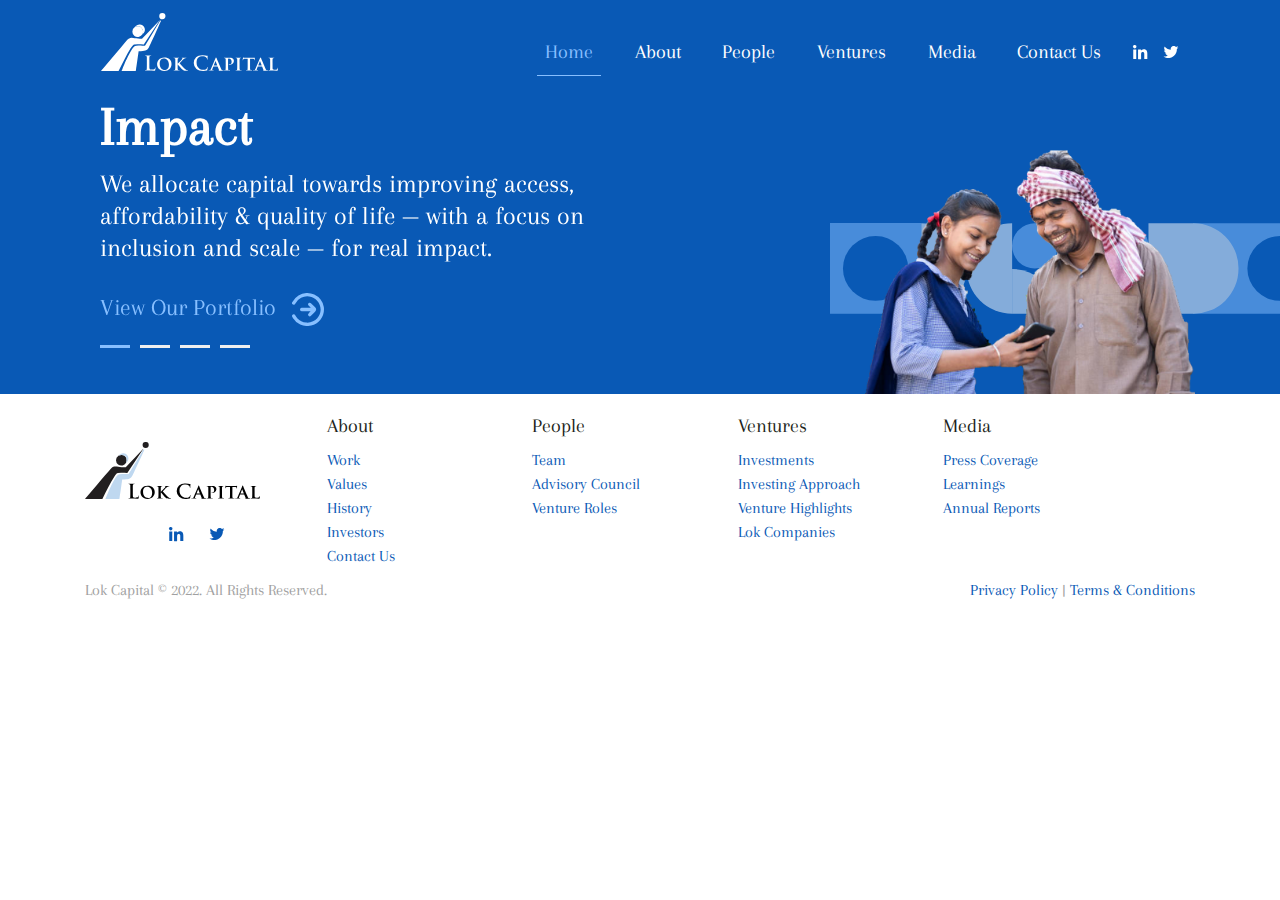
<file: index.html>
<!DOCTYPE html>
<html>
<head>
	<meta charset="utf-8">
	<meta name="viewport" content="width=device-width, initial-scale=1">
	<title>Lok Capital - Home</title>
	<!-- Latest compiled and minified CSS -->

	<!-- <link rel="preconnect" href="https://fonts.googleapis.com">
	<link rel="preconnect" href="https://fonts.gstatic.com" crossorigin>
	<link href="https://fonts.googleapis.com/css2?family=Open+Sans:ital,wght@0,300;0,400;0,500;0,600;0,700;1,300;1,400;1,500;1,600;1,700&family=Vidaloka&display=swap" rel="stylesheet"> -->

	<link rel="preconnect" href="https://fonts.googleapis.com">
	<link rel="preconnect" href="https://fonts.gstatic.com" crossorigin>
	<link href="https://fonts.googleapis.com/css2?family=Arapey:ital@0;1&display=swap" rel="stylesheet">

	<link rel="icon" type="image/x-icon" href="assets/img/favicon.png">
	
	<link rel="stylesheet" href="assets/vendors/bootstrap/css/bootstrap.min.css">	

	<link rel="stylesheet" type="text/css" href="assets/css/custom.css">
	<link rel="stylesheet" type="text/css" href="assets/vendors/slider/slick.css" />
	
</head>
<body class="homepage">
	<header class="bluebg-header">
		<div class="container">
			<nav class="navbar navbar-dark navbar-expand-md">
			  <a class="navbar-brand" href="index.html">
			  	<img src="assets/img/lok-capital-white.svg">
			  </a>
			  <button class="navbar-toggler" type="button" data-toggle="collapse" data-target="#navbarCollapse" aria-controls="navbarCollapse" aria-expanded="false" aria-label="Toggle navigation">
			    <span class="navbar-toggler-icon"></span>
			  </button>
			  <div class="collapse navbar-collapse" id="navbarCollapse">
			    <ul class="navbar-nav ml-auto">
			      <li class="nav-item active">
			        <a class="nav-link" href="index.html">Home</a>
			      </li>
			      <li class="nav-item">
			        <a class="nav-link" href="about.html">About</a>
			      </li>
			      <li class="nav-item">
			        <a class="nav-link" href="people.html">People</a>
			      </li>
			      <li class="nav-item">
			        <a class="nav-link" href="ventures.html">Ventures</a>
			      </li>
			      <li class="nav-item">
			        <a class="nav-link" href="media.html">Media</a>
			      </li>
			      <li class="nav-item">
			        <a class="nav-link" href="contact-us.html">Contact Us</a>
			      </li>
			      <li class="nav-item socialmdlinks">
			      	<a href="https://www.linkedin.com/company/14557354/admin/" title="Linkedin"><img src="assets/img/linkedin-white.svg"></a>
			      	<a href="https://twitter.com/lokcapital" title="Twitter"><img src="assets/img/twitter-white.svg"></a>
			      </li>
			    </ul>
			  </div>
			</nav>
		</div>
	</header>
	<main>
		<!-- <div class="slider-blue-bg"></div> -->
		
			<section class="homeslider">
				<div class="slider-bgwrap"><img src="assets/img/footerbg.svg" class="img-fluid"></div>
				<!-- Slider Wrapper -->
				<div class="container">
			    <div class="hero" data-arrows="true" data-autoplay="true">
		  <!--.hero-slide-->
		
		  <div class="hero-slide">
	         <img alt="Mars Image" class="img-responsive cover" src="assets/img/poor-man-mobile.png">
	         <div class="header-content slide-content col-lg-6">
	         	<div class="slider-subtitle">Impact</div>
	            <h2 class="slider-title">We allocate capital towards improving access, affordability & quality of life — with a focus on inclusion and scale — for real impact.</h2>  
	            <a href="ventures.html#ventures" class="buy-now-btn">View Our Portfolio <img src="assets/img/view-right-arrow-icon.svg"></a>
	         </div>
		  </div>
		  <!--.hero-slide-->
		
		  <div class="hero-slide">
	          <img alt="Mars Image" class="img-responsive cover" src="assets/img/bulb.png">
	          <div class="header-content slide-content col-lg-6">
	          	<div class="slider-subtitle">Intelligence</div>
	                <h2 class="slider-title">We combine deep, rigorous analysis with fresh ideas, energy & creativity — backing innovative technologies & sustainable companies.</h2>
	                <a href="ventures.html#ventures" class="buy-now-btn">View Our Portfolio <img src="assets/img/view-right-arrow-icon.svg"></a>
	             </div>
		  </div>
		  <!--.hero-slide-->
		
		  <div class="hero-slide">
	          <img alt="Mars Image" class="img-responsive cover" src="assets/img/abstract-rainbow-home.png">
	          <div class="header-content slide-content col-lg-6">
	                <div class="slider-subtitle">Integrity</div>
	                <h2 class="slider-title">We strive for transparency in our processes, empathy in our evaluation of ideas, and humility in our investment decisions.</h2>
	                <a href="ventures.html#ventures" class="buy-now-btn">View Our Portfolio <img src="assets/img/view-right-arrow-icon.svg"></a>
				</div>
		  </div>

		  <div class="hero-slide">
	          <img alt="Mars Image" class="img-responsive cover" src="assets/img/tree-grow.png">
	          <div class="header-content slide-content col-lg-6">
	                <div class="slider-subtitle">Investment</div>
	                <h2 class="slider-title">We have deployed over $205M across 3 funds. We have invested in 36 companies, with 27 exits and counting.</h2>
	                <a href="ventures.html#ventures" class="buy-now-btn">View Our Portfolio <img src="assets/img/view-right-arrow-icon.svg"></a>
				</div>
		  </div>
		  
		</div><!--.hero-->
	</div>
		</section>
	</main>
	<footer class="footer">
	  	<div class="container">
	    	<div class="row h-100 justify-content-center align-items-center">
	    		<div class="col-md-12">
	    			<div class="footerlogodiv">
			    		<div class="f-logo">
			    			<a href="index.html"><img src="assets/img/lok-capital-logo.svg" class="img-fluid"></a>
			    		</div>
			    		<ul class="f-sociallink">
			    			<li><a href="https://www.linkedin.com/company/14557354/admin/"><img src="assets/img/linkedin.svg"></a></li>
			    			<li class="mr-0"><a href="https://twitter.com/lokcapital"><img src="assets/img/twitter.svg"></a></li>
			    		</ul>
			    	</div>
			    	<div class="footerlinks">
		    			<div class="ftcol">
		    				<h3 class="f-title"><a href="about.html">About</a></h3>
		    				<ul class="f-links">
		    					<li><a href="about.html">Work</a>
								<li><a href="about.html#our_values">Values</a>
								<li><a href="about.html#our_story">History</a>
								<li><a href="about.html#investors">Investors</a>
								<li><a href="contact-us.html">Contact Us</a></li>
		    				</ul>
		    			</div>
		    			<div class="ftcol">
		    				<h3 class="f-title"><a href="people.html">People</a></h3>
		    				<ul class="f-links">
		    					<li><a href="people.html">Team</a></li>
		    					<li><a href="people.html#advisory_council">Advisory Council</a></li>
		    					<li><a href="people.html#portfolio_roles">Venture Roles</a></li>
		    					<!-- <li><a href="people.html#lok_felloship">Fellowships</a></li> -->
		    				</ul>
		    			</div>
		    			<div class="ftcol">
		    				<h3 class="f-title"><a href="ventures.html">Ventures</a></h3>
		    				<ul class="f-links">
		    					<li><a href="ventures.html#our_process">Investments</a></li>
		    					<li><a href="ventures.html#our_approach">Investing Approach</a>
		    					<li><a href="ventures.html#our_highlights">Venture Highlights</a></li>
								<li><a href="ventures.html#ventures">Lok Companies</a></li>
		    				</ul>
		    			</div>
						<div class="ftcol">
		    				<h3 class="f-title"><a href="media.html">Media</a></h3>
							<ul class="f-links">
		    					<li><a href="media.html#press_coverage">Press Coverage</a></li>
		    					<li><a href="media.html#learnings">Learnings</a></li>
		    					<!-- <li><a href="media.html#thesis">Theses</a></li> -->
								<!--<li><a href="media.html#goodrich_podcast">Goodtech Podcast</a></li>-->
								<li><a href="media.html#annual_reports">Annual Reports</a></li>
		    				</ul>
		    			</div>
		    			<!-- <div class="ftcol">
		    				<h3 class="f-title"><a href="contact-us.html" style="color:black">Contact Us</a></h3>
		    			</div> -->
			    	</div>
					<!-- <div class="footerlogodiv">
						<div class="ftcol">
		    				<h3 class="f-title"><a href="contact-us.html" style="color:black">Contact Us</a></h3>
		    			</div>
			    	</div> -->
	    		</div>
	    	</div>
	  
	    	<div class="copyright">
			  	<div class="row">
				  <div class="col-md-6">
						<p>Lok Capital &copy; 2022. All Rights Reserved.</p>
				  </div>
				  <div class="col-md-6 privacy">
				  		 <p><a href="assets/doc/(LOK_IT_25)privacy_policy.pdf" target="_blank">Privacy Policy</a> | <a href="">Terms & Conditions</a></p>
				  </div>
			  	</div>
			</div>
	  	</div>
	</footer>
	<a id="back2Top" title="Back to top" href="#">&#10148;</a>
	<!-- jQuery library -->
	<script src="assets/vendors/jquery/jquery.min.js"></script>
	<!-- Popper JS -->
	<script src="assets/vendors/bootstrap/js/popper.min.js"></script>
	<!-- Latest compiled JavaScript -->
	<script src="assets/vendors/bootstrap/js/bootstrap.min.js"></script>
	<script type="text/javascript" src="assets/vendors/slider/slick.min.js"></script>

	<script type="text/javascript">
		$(document).ready(function(){

			/*var windowHeight = $(window).innerHeight();
			var headerHeight = $('.bluebg-header').innerHeight();
			$('.homeslider').innerHeight(windowHeight-headerHeight);

			function resizebnr(){
				$(window).resize(function(){
					var windowHeight = $(window).innerHeight();
					var headerHeight = $('.bluebg-header').innerHeight();
					$('.homeslider').innerHeight(windowHeight-headerHeight);
				})
			}
			resizebnr();*/

			$('.hero').slick({
				dots: true,
		        infinite: true,
		        speed: 1000,
		        fade: !0,
		        cssEase: 'linear',
				slidesToShow: 1,
				slidesToScroll: 1,
		        autoplay: false,
				autoplaySpeed: 5000,
		        draggable: false,
				arrows: false,
				responsive: [
			    {
				breakpoint: 1024,
				settings: {
				slidesToShow: 1,
				slidesToScroll: 1,
		        infinite: true
				          }
		        },
		        {
				breakpoint: 768,
				settings: {
		        draggable: true,
				          }
				},
				{
				breakpoint: 600,
				settings: {
		        slidesToShow: 1,
		        draggable: true,
				slidesToScroll: 1
					      }
				},
				{
				breakpoint: 480,
				settings: {
		        slidesToShow: 1,
		        draggable: true,
				slidesToScroll: 1
				          }
				}
	
			    ]
            });

            /*Scroll to top when arrow up clicked BEGIN*/
			$(window).scroll(function() {
			    var height = $(window).scrollTop();
			    if (height > 100) {
			        $('#back2Top').fadeIn();
			    } else {
			        $('#back2Top').fadeOut();
			    }
			});
			$(document).ready(function() {
			    $("#back2Top").click(function(event) {
			        event.preventDefault();
			        $("html, body").animate({ scrollTop: 0 }, "slow");
			        return false;
			    });

			});
		});	
	</script>

</body>
</html>
</file>
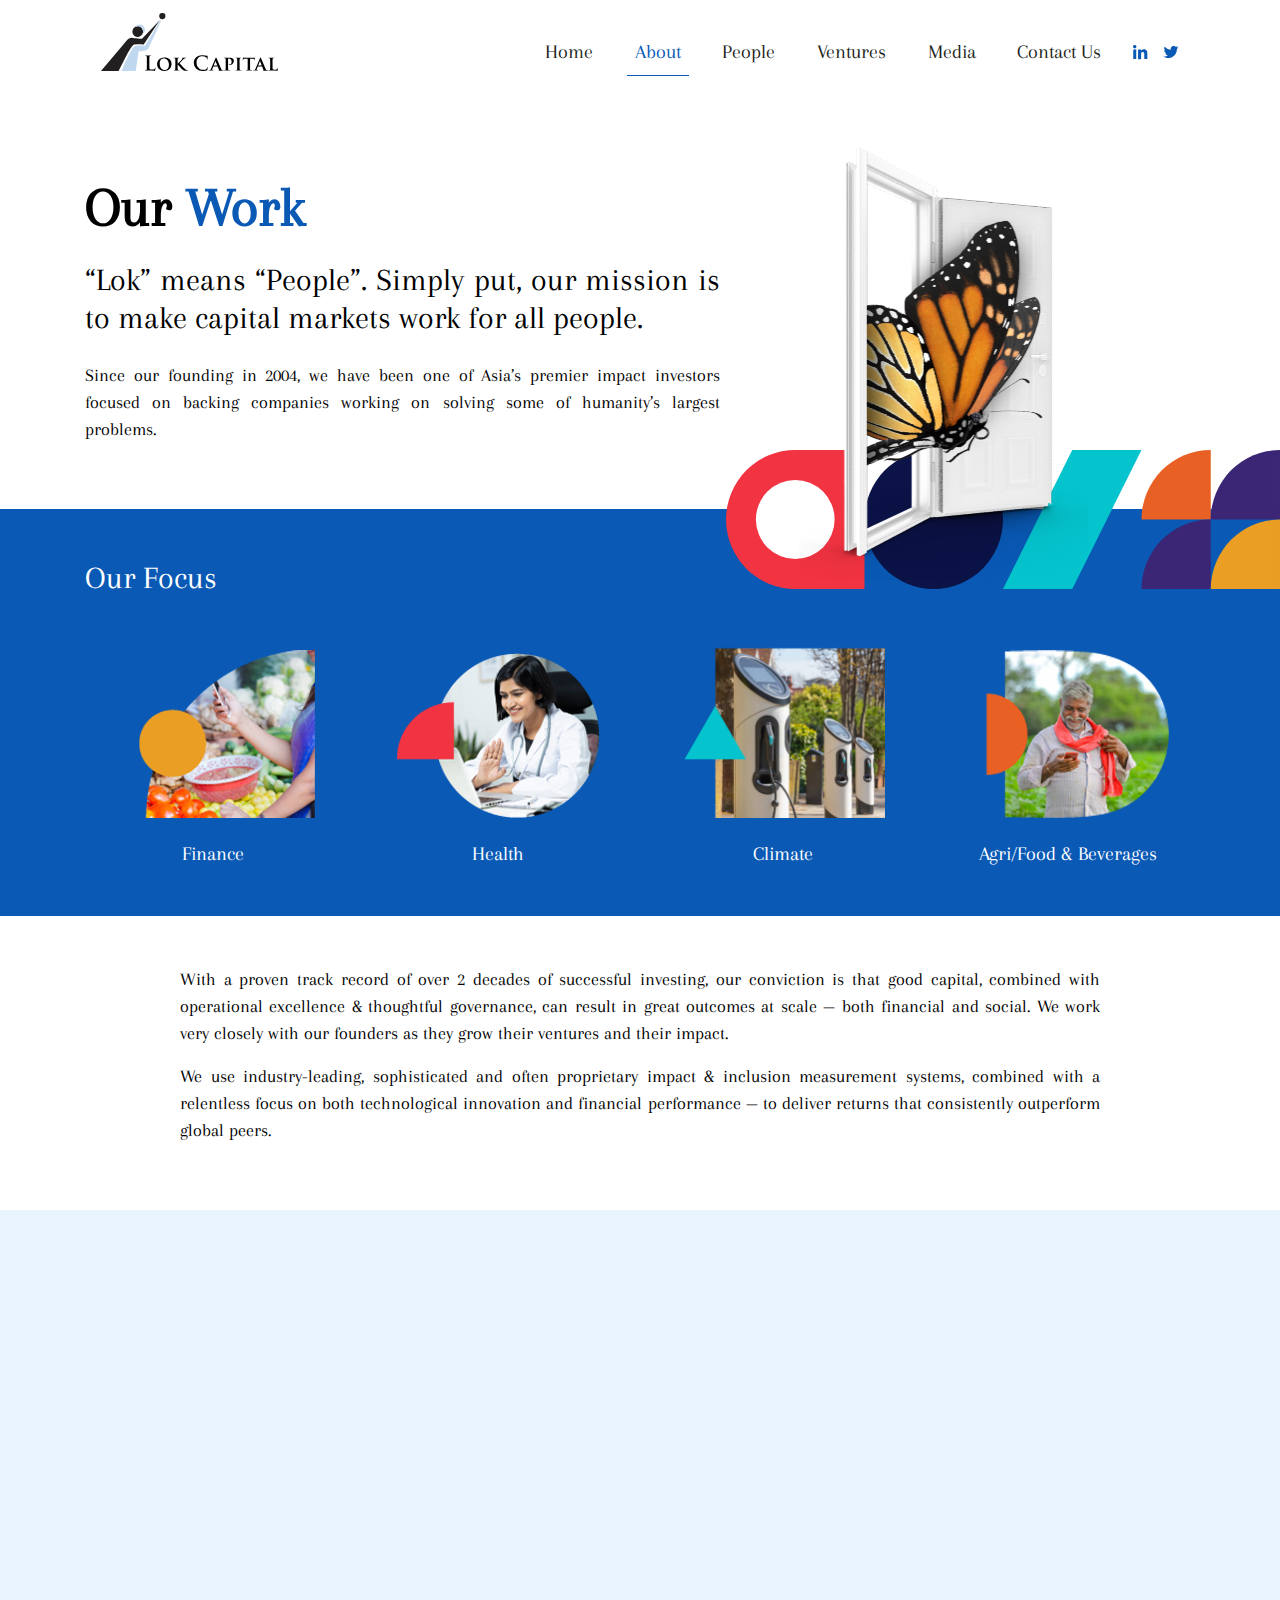
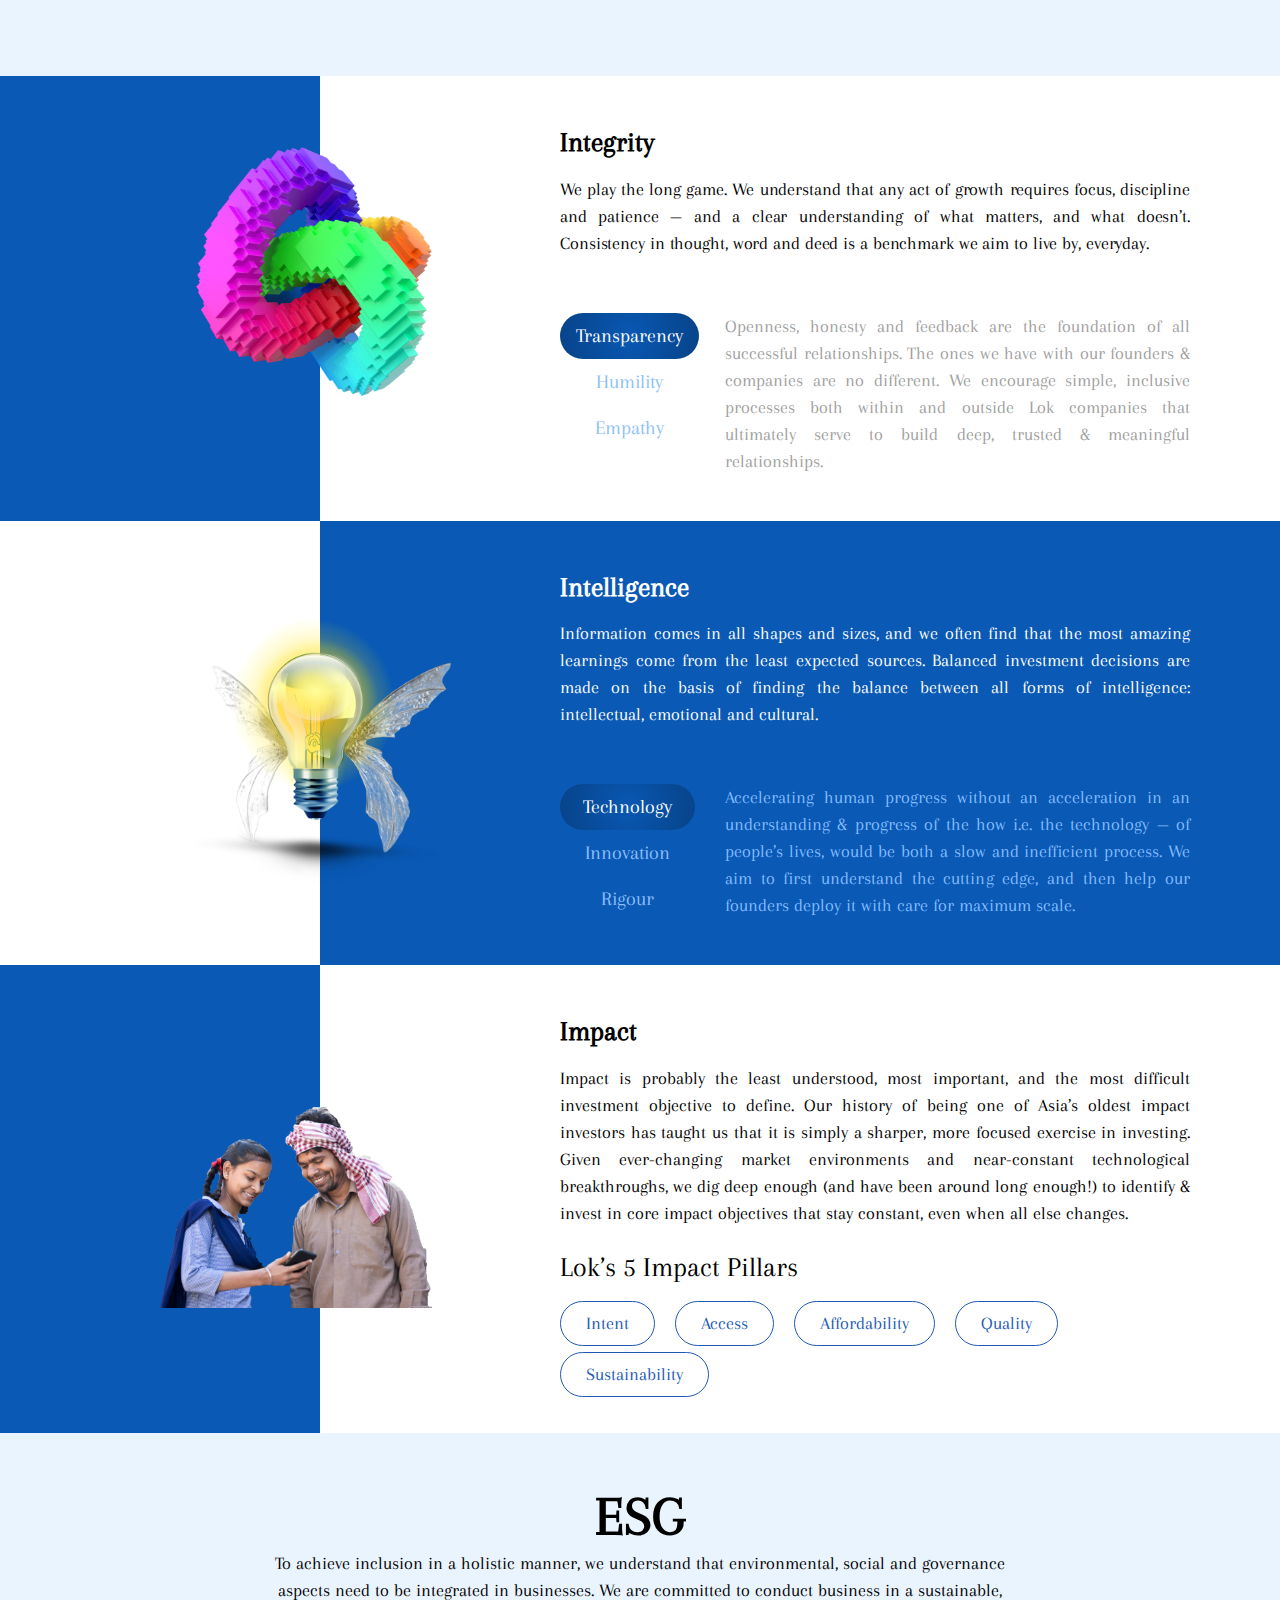
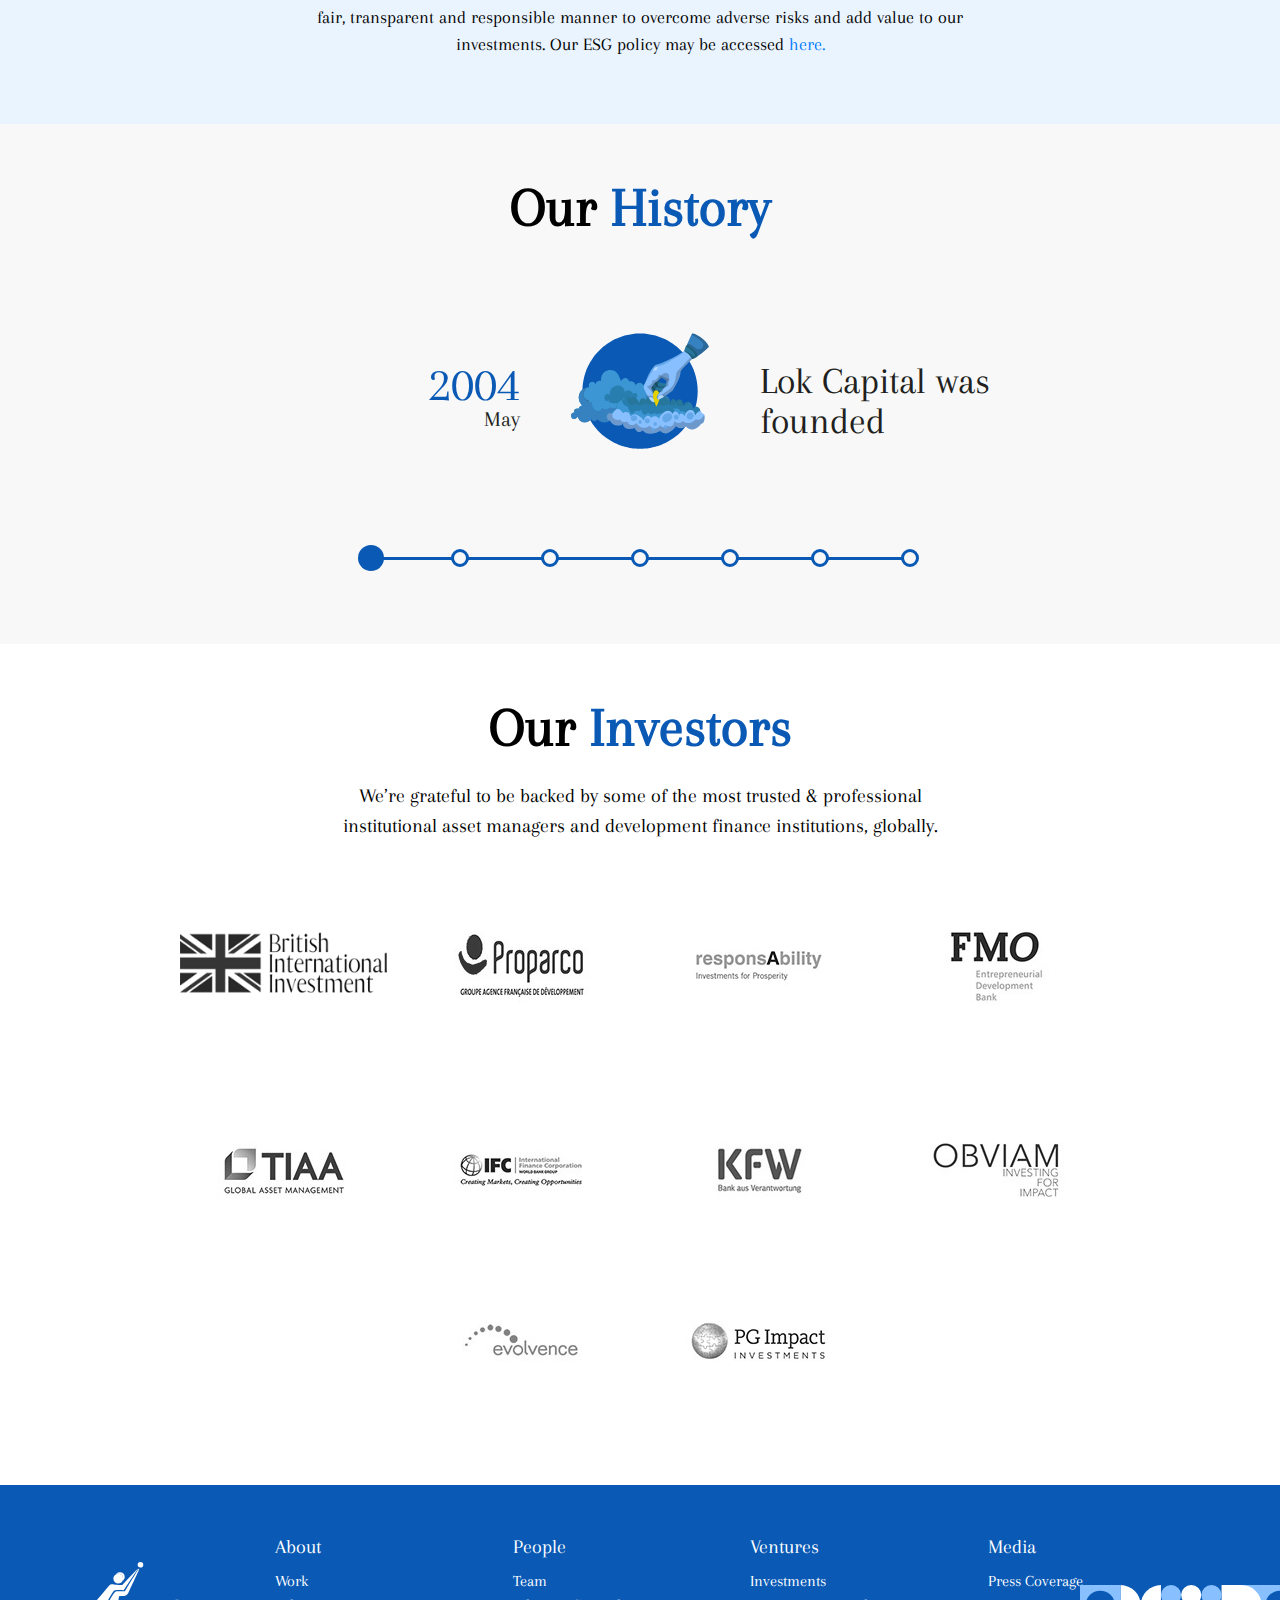
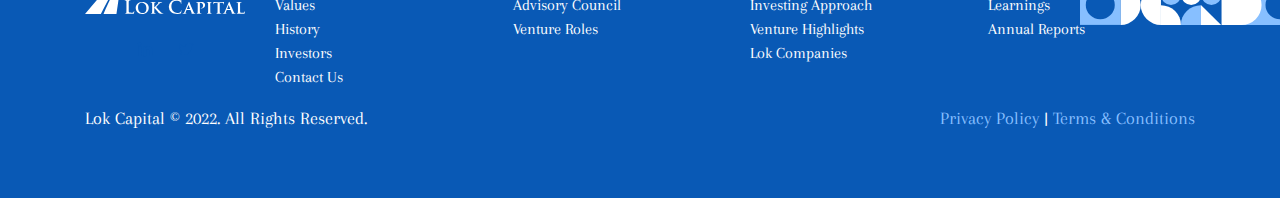
<file: about.html>
<!DOCTYPE html>
<!-- saved from url=(0052)about.html -->
<html><head><meta http-equiv="Content-Type" content="text/html; charset=UTF-8">
	
	<meta name="viewport" content="width=device-width, initial-scale=1">
	<title>Lok Capital - About</title>
	<!-- Latest compiled and minified CSS -->

	<link rel="preconnect" href="https://fonts.googleapis.com/">
	<link rel="preconnect" href="https://fonts.gstatic.com/" crossorigin="">
	<!-- <link href="https://fonts.googleapis.com/css2?family=Open+Sans:ital,wght@0,300;0,400;0,500;0,600;0,700;1,300;1,400;1,500;1,600;1,700&family=Vidaloka&display=swap" rel="stylesheet"> -->
	<link href="https://fonts.googleapis.com/css2?family=Arapey:ital@0;1&display=swap" rel="stylesheet">
	<link rel="icon" type="image/x-icon" href="assets/img/favicon.png">
	
	<link rel="stylesheet" href="assets/vendors/bootstrap/css/bootstrap.min.css">
	<link rel="stylesheet" type="text/css" href="assets/css/custom.css">
	
</head>
<body>
	<header>
		<div class="container">
			<nav class="navbar navbar-dark navbar-expand-md">
			  <a class="navbar-brand" href="index.html">
			  	<img src="assets/img/lok-capital-logo.svg">
			  </a>
			  <button class="navbar-toggler" type="button" data-toggle="collapse" data-target="#navbarCollapse" aria-controls="navbarCollapse" aria-expanded="false" aria-label="Toggle navigation">
			    <span class="navbar-toggler-icon"></span>
			  </button>
			  <div class="collapse navbar-collapse" id="navbarCollapse">
			    <ul class="navbar-nav ml-auto">
			      <li class="nav-item">
			        <a class="nav-link" href="index.html">Home</a>
			      </li>
			      <li class="nav-item active">
			        <a class="nav-link" href="about.html">About</a>
			      </li>
			      <li class="nav-item">
			        <a class="nav-link" href="people.html">People</a>
			      </li>
			      <li class="nav-item">
			        <a class="nav-link" href="ventures.html">Ventures</a>
			      </li>
			      <li class="nav-item">
			        <a class="nav-link" href="media.html">Media</a>
			      </li>
			      <li class="nav-item">
			        <a class="nav-link" href="contact-us.html">Contact Us</a>
			      </li>
			      <li class="nav-item socialmdlinks">
			      	<a href="https://www.linkedin.com/company/14557354/admin/" title="Linkedin"><img src="assets/img/linkedin.svg"></a>
			      	<a href="https://twitter.com/lokcapital" title="Twitter"><img src="assets/img/twitter.svg"></a>
			      </li>
			    </ul>
			  </div>
			</nav>
		</div>
	</header>
	<main>
		<div class="windowimg"><img src="assets/img/door.png"></div>
		<section>
			<div class="container">
				<div class="innerbnr">
					<div class="row">
						<div class="col-md-7">
							<h1 class="mainheading">Our <span>Work</span></h1>
							<h3 class="mainsubheading text-justify">
								“Lok” means “People”. Simply put, our mission is to make capital markets work for all people.
							</h3>
							<p class="color000 text-justify"> Since our founding in 2004, we have been one of Asia’s premier impact investors focused on backing companies working on solving some of humanity’s largest problems. </p>
						</div>
						<div class="col-md-5">&nbsp;</div>
					</div>
				</div>
			</div>
		</section>
		<section class="represenation">
			<div class="reperbg"><img src="assets/img/represent-bg.svg"></div>
			<div class="container">
				<div class="row">
					<div class="col-md-12"><h3 class="mainsubheadingbluebg mb-3">Our Focus</h3></div>
				</div>
				<div class="row">
					<div class="col-md-3 text-center">
						<div class="portlistimg">
							<img src="assets/img/financial-inclusion-mob.png" class="img-fluid">
						</div>
						<h4 class="portftitle">Finance</h4>
					</div>
					<div class="col-md-3 text-center">
						<div class="portlistimg">
							<img src="assets/img/Government-hospitals-Reuters.png" class="img-fluid">
						</div>
						<h4 class="portftitle">Health</h4>
					</div>
					<div class="col-md-3 text-center">
						<div class="portlistimg">
							<img src="assets/img/climate.png" class="img-fluid">
						</div>
						<h4 class="portftitle">Climate</h4>
					</div>						
					<div class="col-md-3 text-center">
						<div class="portlistimg">
							<img src="assets/img/farmer3.png" class="img-fluid">
						</div>
						<h4 class="portftitle">Agri/Food &amp; Beverages</h4>
					</div>
				</div>
			</div>
		</section>
		<section class="lokjourny">
			<div class="container">
				<div class="row">
					<div class="col-md-1">&nbsp;</div>
					<div class="col-md-10 text-justify">
						<p class="color000">With a proven track record of over 2 decades of successful investing, our conviction is that good capital, combined with operational excellence &amp; thoughtful governance, can result in great outcomes at scale — both financial and social. We work very closely with our founders as they grow their ventures and their impact.</p>
						<p class="color000">We use industry-leading, sophisticated and often proprietary impact &amp; inclusion measurement systems, combined with a relentless focus on both technological innovation and financial performance — to deliver returns that consistently outperform global peers.</p>
					</div>
					<div class="col-md-1">&nbsp;</div>
				</div>
			</div>
		</section>
		<section class="ourvalues" id="our_values">
			<div class="container">
				<div class="row h-100 justify-content-center align-items-center reveal fade-bottom">
					<div class="col-md-2">&nbsp;</div>
					<div class="col-md-8 text-center">
						<h1 class="mainheading">Our Values</h1>
						<div class="vvv-img-wrap"><img src="assets/img/values.svg"></div>
						<p class="color000 text-center mb-4 corevalues-tspacing">
							Our investing priorities are, before everything else, a function of the priorities that we are invested in personally. We maintain an unerring focus on ensuring that our value systems form the bedrock of not just our investing activity, but indeed the basis for how we treat all people.
						</p>
					</div>
					<div class="col-md-2">&nbsp;</div>
				</div>
			</div>
		</section>
		<section class="corevalues section1">
			<div class="corelftbgwrap bluebg"><img src="assets/img/abstract-rainbow-about.png" class="img-fluid"></div>
			<div class="corerghtcontainer">
				<!-- <div class="row h-100 justify-content-center align-items-center reveal fade-bottom">
					<div class="col-md-12 text-center">
						<h1 class="mainheadingbluebg">Our <span>Values</span></h1>
						<h3 class="mainsubheadingbluebg mb-3">"Values > Value > Valuation"</h3>
						<p class="whitetxt text-center mb-4 corevalues-tspacing">
							Our investing priorities are, before everything else, a function of the priorities that we are invested in personally. We maintain an unerring focus on ensuring that our value systems form the bedrock of not just our investing activity, but indeed the basis for how we treat all people.
						</p>
					</div>
				</div> -->
				<div class="row h-100 justify-content-center align-items-center">
					<div class="col-md-12">						
						<h3 class="mb-3" style="font-weight:600;">Integrity</h3> <p class="color000 text-justify corevalues-tspacing">We play the long game. We understand that any act of growth requires focus, discipline and patience — and a clear understanding of what matters, and what doesn’t. Consistency in thought, word and deed is a benchmark we aim to live by, everyday.</p>
					</div>
				</div>
				<div class="tabs-content">
					<div class="row">
					  	<div class="col-md-3">
					    <div class="nav flex-column nav-pills" id="int-pills-tab" role="tablist" aria-orientation="vertical">
					      <a class="nav-link active" id="transpar-tab" data-toggle="pill" href="about.html#transtab" role="tab" aria-controls="transtab" aria-selected="true">Transparency</a>
					      <a class="nav-link" id="humility-tab" data-toggle="pill" href="about.html#v-pills-humility" role="tab" aria-controls="v-pills-humility" aria-selected="false">Humility</a>
					      <a class="nav-link" id="v-pills-empathy-tab" data-toggle="pill" href="about.html#v-pills-empathy" role="tab" aria-controls="v-pills-empathy" aria-selected="false">Empathy</a>
					    </div>
					  </div>
					  <div class="col-md-9">
					    <div class="tab-content" id="int-pills-tabContent">
					      <div class="tab-pane fade show active" id="transtab" role="tabpanel" aria-labelledby="transpar-tab">
					      	<p class="text-justify">Openness, honesty and feedback are the foundation of all successful relationships. The ones we have with our founders &amp; companies are no different. We encourage simple, inclusive processes both within and outside Lok companies that ultimately serve to build deep, trusted &amp; meaningful relationships.</p>
					      </div>
					      <div class="tab-pane fade" id="v-pills-humility" role="tabpanel" aria-labelledby="humility-tab">
					      	<p class="text-justify">
					      		The willingness to change one’s mind in the face of new information is often the simplest thing — and the hardest thing — to do. The faster we learn from our mistakes, the sooner we can course-correct. We strive to use our time efficiently, and we have found that humility, objectivity and growth are often the same thing.
					      	</p>
					      </div>
					      <div class="tab-pane fade" id="v-pills-empathy" role="tabpanel" aria-labelledby="v-pills-empathy-tab">
					      	<p class="text-justify">
					      		For founders to be able to serve consumers, and for investors in turn to be able to serve founders — effectively — a deep understanding of the psychologies of what makes both consumers and founders tick is compulsory. Empathy is simply another way of us telling you that we’re the entrepreneur’s entrepreneur.
					      	</p>
					      </div>
					    </div>
					  </div>
					</div>
				</div>
			</div>
		</section>
		<section class="corevalues section2">
			<div class="corelftbgwrap white-bg"><img src="assets/img/bulb.png" class="img-fluid"></div>
			<div class="corerghtcontainer bluebg">
				<!-- <div class="row h-100 justify-content-center align-items-center reveal fade-bottom">
					<div class="col-md-12 text-center">
						<h1 class="mainheadingbluebg">Our <span>Values</span></h1>
						<h3 class="mainsubheadingbluebg mb-3">"Values > Value > Valuation"</h3>
						<p class="whitetxt text-center mb-4 corevalues-tspacing">
							Our investing priorities are, before everything else, a function of the priorities that we are invested in personally. We maintain an unerring focus on ensuring that our value systems form the bedrock of not just our investing activity, but indeed the basis for how we treat all people.
						</p>
					</div>
				</div> -->
				<div class="row h-100 justify-content-center align-items-center">				
					
					<div class="col-md-12">						
						<h3 class="mb-3 whitetxt" style="font-weight:600;">Intelligence</h3><p class="whitetxt text-justify">Information comes in all shapes and sizes, and we often find that the most amazing learnings come from the least expected sources. Balanced investment decisions are made on the basis of finding the balance between all forms of intelligence: intellectual, emotional and cultural.</p>
					</div>
				</div>
				<div class="tabs-content">
					<div class="row">
					  	<div class="col-md-3">
					    <div class="nav flex-column nav-pills" id="v-pills-tab" role="tablist" aria-orientation="vertical">
					      <a class="nav-link active" id="v-pills-home-tab" data-toggle="pill" href="about.html#v-pills-home" role="tab" aria-controls="v-pills-home" aria-selected="true">Technology</a>
					      <a class="nav-link" id="v-pills-profile-tab" data-toggle="pill" href="about.html#v-pills-profile" role="tab" aria-controls="v-pills-profile" aria-selected="false">Innovation</a>
					      <a class="nav-link" id="v-pills-messages-tab" data-toggle="pill" href="about.html#v-pills-messages" role="tab" aria-controls="v-pills-messages" aria-selected="false">Rigour</a>
					    </div>
					  </div>
					  <div class="col-md-9">
					    <div class="tab-content" id="v-pills-tabContent">
					      <div class="tab-pane fade show active" id="v-pills-home" role="tabpanel" aria-labelledby="v-pills-home-tab">
					      	<p class="text-justify">Accelerating human progress without an acceleration in an understanding &amp; progress of the how i.e. the technology — of people’s lives, would be both a slow and inefficient process. We aim to first understand the cutting edge, and then help our founders deploy it with care for maximum scale.</p>
					      </div>
					      <div class="tab-pane fade" id="v-pills-profile" role="tabpanel" aria-labelledby="v-pills-profile-tab">
					      	<p class="text-justify">
					      		Creativity cannot be taught, but it can be induced. A conducive environment for this innovation — a crucible of sorts — is a necessity for growth and social progress. We love companies that embody this culture of innovative execution in their DNA, and seek to both invest in (and learn from!) them.
					      	</p>
					      </div>
					      <div class="tab-pane fade" id="v-pills-messages" role="tabpanel" aria-labelledby="v-pills-messages-tab">
					      	<p class="text-justify">
					      		It is far easier to construct arguments with facts than with opinions. We draw from extensive data streams — quantitative and qualitative — and combine that with both computing power &amp; human intelligence to garner insight and understanding about new markets, frontier technologies and the most important criterion of all: People.
					      	</p>
					      </div>
					    </div>
					  </div>
					</div>
				</div>
			</div>
		</section>
		<section class="corevalues section3">
			<div class="corelftbgwrap bluebg"><img src="assets/img/poor-man-mobile.png" class="img-fluid"></div>
			<div class="corerghtcontainer">
				<!-- <div class="row h-100 justify-content-center align-items-center reveal fade-bottom">
					<div class="col-md-12 text-center">
						<h1 class="mainheadingbluebg">Our <span>Values</span></h1>
						<h3 class="mainsubheadingbluebg mb-3">"Values > Value > Valuation"</h3>
						<p class="whitetxt text-center mb-4 corevalues-tspacing">
							Our investing priorities are, before everything else, a function of the priorities that we are invested in personally. We maintain an unerring focus on ensuring that our value systems form the bedrock of not just our investing activity, but indeed the basis for how we treat all people.
						</p>
					</div>
				</div> -->
				<div class="row h-100 justify-content-center align-items-center">				
					
					<div class="col-md-12">						
						<h3 class="mb-3" style="font-weight:600;">Impact</h3>
						<p class="color000 text-justify">Impact is probably the least understood, most important, and the most difficult investment objective to define. Our history of being one of Asia’s oldest impact investors has taught us that it is simply a sharper, more focused exercise in investing. Given ever-changing market environments and near-constant technological breakthroughs, we dig deep enough (and have been around long enough!) to identify &amp; invest in core impact objectives that stay constant, even when all else changes.</p>
						<h3 class="mb-3 mt-4">Lok’s 5 Impact Pillars</h3>
						<ul>
							<li>Intent</li>
							<li>Access</li>
							<li>Affordability</li>
							<li>Quality</li>
							<li>Sustainability</li>
						</ul>
					</div>
				</div>
			</div>
		</section>
		<!-- <section class="our-approach" id="our_approach">
			<div class="container">
				<div class="row reveal fade-bottom">
				<div class="col-md-12 text-center">
					<h1 class="mainheading mt-0 mb-0">Our <span>Investing Approach</span></h1>
				</div>
			</div>
				<div class="row reveal fade-right">
					<div class="col-md-5">
						<div class="innercontent">
						
							<p class="color000 text-justify mb-0">We aim to follow a simple, efficient process through our investing journey with founders. Our investing approach is a function of our understanding of these 3 core, universally applicable truths:</p>
							<ul class="investing-approach-ul mb-0">
								<li class="text-justify">When derivative thinking is common, first principles are invaluable.</li>
								<li class="text-justify">When capital is a commodity, time is invaluable. </li>
								<li class="text-justify">When relationships are a commodity, trust is invaluable.</li>
							</ul>
							<p class="color000">Clarity in thought and efficacy in communication are habits that we strive to inculcate in all our relationships from day 1. Even as we serve founders with capital, we're happy for them to hold us to the same high standards that we profess to stand for.</p>
						</div>
					</div>
				</div>
			</div>
		</section> -->
		<section class="ouresg">
			<div class="container">
				<div class="row">
				<div class="col-md-12 text-center">
					<h1 class="mainheading mt-0 mb-0">ESG</span></h1>
				</div>
			</div>
				<div class="row text-center">
					<div class="col-md-8 offset-md-2">
						<div class="innercontent">
							<p class="color000">To achieve inclusion in a holistic manner, we understand that environmental, social and governance aspects need to be integrated in businesses. We are committed to conduct business in a sustainable, fair, transparent and responsible manner to overcome adverse risks and add value to our investments. Our ESG policy may be accessed <a href="assets/doc/Summary of Lok ESG-MS.pdf" target="_blank">here.</a></p>
						</div>
					</div>
				</div>
			</div>
		</section>
		<section class="ourstory" id="our_story">
			<div class="container">
				<div class="row justify-content-center align-self-center">
					<!-- <div class="col-md-1">&nbsp;</div> -->
					<div class="col-md-12">
						<div class="text-center">
							<h1 class="mainheading mt-0">Our <span>History</span></h1>
							<!-- <h3 class="mainsubheading">
								Tempor incididunt ut labore <span>dolore magna aliqua</span>
							</h3>
							<p>Eiusmod tempor incididunt ut labore et dolore magna aliqua. Ut enim ad minim veniam, quis nostrud exercitation ullamco laboris nisi ut aliquip ex ea commodo consequat.</p> -->
						</div>
						<div class="tab-content text-center" id="ourstoryContent">
						  <div class="tab-pane fade show active" id="may2004" role="tabpanel" aria-labelledby="may2004-tab">
						  	<div class="journylst">
								<div class="year">
									<span class="yrnumber">2004 <br><span class="yrtxt">May</span></span>
									
								</div>
								<div class="yrimg">
									<img src="assets/img/2004.svg">
								</div>
								<div class="yrtitle">
									Lok Capital was founded
								</div>
							</div>
						  </div>

						  <div class="tab-pane fade" id="may2006" role="tabpanel" aria-labelledby="may2006-tab">
						  	<div class="journylst">
								<div class="year">
									<span class="yrnumber">2006 <br><span class="yrtxt">May</span></span>									
								</div>
								<div class="yrimg">
									<img src="assets/img/2006.png">
								</div>
								<div class="yrtitle">
									Lok I raised $22M
								</div>
							</div>
						  </div>

						  

						  <div class="tab-pane fade" id="june2008" role="tabpanel" aria-labelledby="june2008-tab">
								<div class="journylst">
									<div class="year">
										<span class="yrnumber">2010 <br><span class="yrtxt">June</span></span>
									</div>
									<div class="yrimg">
										<img src="assets/img/2010.svg">
									</div>
									<div class="yrtitle">
										Lok II raised $65M
									</div>
								</div>
						  </div>

						  <div class="tab-pane fade" id="aug2010" role="tabpanel" aria-labelledby="aug2010-tab">
								<div class="journylst">
									<div class="year">
										<span class="yrnumber">2016 <br><span class="yrtxt">August</span></span>
									</div>
									<div class="yrimg">
										<img src="assets/img/2010-2.svg">
									</div>
									<div class="yrtitle">
										Lok III raised $90M
									</div>
								</div>
						  </div>

						  <div class="tab-pane fade" id="sep2010" role="tabpanel" aria-labelledby="sep2010-tab">
								<div class="journylst">
									<div class="year">
										<span class="yrnumber">2016 <br><span class="yrtxt">September</span></span>
									</div>
									<div class="yrimg">
										<img src="assets/img/2016.svg">
									</div>
									<div class="yrtitle">
										Successfully and profitably exited all Lok I companies
									</div>
								</div>
						  </div>
						  <div class="tab-pane fade" id="dec2020" role="tabpanel" aria-labelledby="dec2020-tab">
								<div class="journylst">
									<div class="year">
										<span class="yrnumber">2020 <br><span class="yrtxt">December</span></span>
									</div>
									<div class="yrimg">
										<img src="assets/img/2016.svg">
									</div>
									<div class="yrtitle">
										Lok III Annex raised $30M
									</div>
								</div>
						  </div>
						  <div class="tab-pane fade" id="december2021" role="tabpanel" aria-labelledby="december2021-tab">
								<div class="journylst">
									<div class="year">
										<span class="yrnumber">2021 <br><span class="yrtxt">December</span></span>
									</div>
									<div class="yrimg">
										<img src="assets/img/2007.svg">
									</div>
									<div class="yrtitle">
										Lok II exited (15/16 companies) 
									</div>
								</div>
						  </div>

						<div class="text-center">
							<ul id="ourstory-tab" class="nav nav-pills" role="tablist">
							  <li class="nav-item">
							    <a class="nav-link active" id="may2004-tab" data-toggle="pill" href="about.html#may2004" role="tab" aria-controls="may2004" aria-selected="true"></a>
							  </li>
							  <li class="nav-item">
							    <a class="nav-link" id="may2006-tab" data-toggle="pill" href="about.html#may2006" role="tab" aria-controls="may2006" aria-selected="false"></a>
							  </li>
							  <li class="nav-item">
							    <a class="nav-link" id="june2008-tab" data-toggle="pill" href="about.html#june2008" role="tab" aria-controls="june2008" aria-selected="false"></a>
							  </li>
							  <li class="nav-item">
							    <a class="nav-link" id="aug2010-tab" data-toggle="pill" href="about.html#aug2010" role="tab" aria-controls="aug2010" aria-selected="false"></a>
							  </li>
							  <li class="nav-item">
							    <a class="nav-link" id="sep2010-tab" data-toggle="pill" href="about.html#sep2010" role="tab" aria-controls="sep2010" aria-selected="false"></a>
							  </li>
							  <li class="nav-item">
							    <a class="nav-link" id="dec2020-tab" data-toggle="pill" href="about.html#dec2020" role="tab" aria-controls="dec2020" aria-selected="false"></a>
							  </li>
							  <li class="nav-item">
							    <a class="nav-link" id="december2021-tab" data-toggle="pill" href="about.html#december2021" role="tab" aria-controls="december2021" aria-selected="false"></a>
							  </li>
							  
							  <!-- <li class="nav-item">
							    <a class="nav-link" id="aug2011-tab" data-toggle="pill" href="#aug2011" role="tab" aria-controls="aug2011" aria-selected="false"></a>
							  </li>
							  <li class="nav-item">
							    <a class="nav-link" id="dec2011-tab" data-toggle="pill" href="#dec2011" role="tab" aria-controls="dec2011" aria-selected="false"></a>
							  </li>
							  <li class="nav-item">
							    <a class="nav-link" id="april2016-tab" data-toggle="pill" href="#april2016" role="tab" aria-controls="april2016" aria-selected="false"></a>
							  </li>
							  <li class="nav-item">
							    <a class="nav-link" id="sep2016-tab" data-toggle="pill" href="#sep2016" role="tab" aria-controls="sep2016" aria-selected="false"></a>
							  </li>
							  <li class="nav-item">
							    <a class="nav-link" id="sep2017-tab" data-toggle="pill" href="#sep2017" role="tab" aria-controls="sep2017" aria-selected="false"></a>
							  </li> -->
							</ul>
						</div>
					</div>
					<div class="col-md-1">&nbsp;</div>
				</div>
			</div>
		</div></section>
		<section class="investors" id="investors">
			<div class="container text-center">
				<div class="row">
					<div class="col-md-1">&nbsp;</div>
					<div class="col-md-10">
						<div class="text-center">
							<h1 class="mainheading mt-0">Our <span>Investors</span></h1>
							<!-- <h3 class="mainsubheading">
								Backed by premier investors globally
							</h3> -->
							<p class="color000">We’re grateful to be backed by some of the most trusted &amp; professional institutional asset managers and development finance institutions, globally. </p>
						</div>
						<div class="investorslist">
							<div class="row">
								<div class="col-md-3">
									<img class="img-fluid" src="assets/img/investors/bii.png">
									<!--<p>(Earlier known as CDC)</p>-->
								</div>
								<div class="col-md-3">
									<img src="assets/img/investors/poparco.jpg">
								</div>
								<div class="col-md-3">
									<img src="assets/img/investors/responsability.jpg">
								</div>
								<div class="col-md-3">
									<img src="assets/img/investors/fmo.jpg">
								</div>
							</div>
							<div class="row">
								<div class="col-md-3">
									<img src="assets/img/investors/tiaa.jpg">
								</div>
								<div class="col-md-3">
									<img src="assets/img/investors/ifc.jpg">
								</div>
								<div class="col-md-3">
									<img src="assets/img/investors/kfw.jpg">
								</div>
								<div class="col-md-3">
									<img src="assets/img/investors/obviam.jpg">
								</div>
							</div>
							<div class="row">
								<div class="col-md-3">&nbsp;</div>
								<div class="col-md-3">
									<img src="assets/img/investors/evolvence.jpg">
								</div>
								<div class="col-md-3">
									<img src="assets/img/investors/pg-impact.jpg">
								</div>
								<div class="col-md-3">&nbsp;</div>
							</div>
						</div>
					</div>
					<div class="col-md-1">&nbsp;</div>
				</div>
			</div>
		</section>
	</main>
	<footer class="footer">
		<div class="container">
		  <div class="row h-100 justify-content-center align-items-center">
			  <div class="col-md-2">
				  <div class="f-logo">
					<a href="index.html"><img src="assets/img/lok-capital-white.svg" class="img-fluid"></a>
				  </div>
				  <ul class="f-sociallink">
					   	<li><a href="https://www.linkedin.com/company/14557354/admin/"><img src="assets/img/linkedin.svg"></a></li>
			    		<li class="mr-0"><a href="https://twitter.com/lokcapital"><img src="assets/img/twitter.svg"></a></li>
				  </ul>
			  </div>
			  <div class="col-md-10">
				  <div class="row">
					  <div class="col-md-3">
						  <h3 class="f-title"><a href="about.html">About</a></h3>
						  <ul class="f-links">
							<li><a href="about.html">Work</a>
							</li><li><a href="about.html#our_values">Values</a>
							</li><li><a href="about.html#our_story">History</a>
							</li><li><a href="about.html#investors">Investors</a>
							</li><li><a href="contact-us.html">Contact Us</a></li>
						</ul>
					  </div>
					  <div class="col-md-3">
						  <h3 class="f-title"><a href="people.html">People</a></h3>
						  <ul class="f-links">
							<li><a href="people.html">Team</a></li>
		    					<li><a href="people.html#advisory_council">Advisory Council</a></li>
		    					<li><a href="people.html#portfolio_roles">Venture Roles</a></li>
		    					<!-- <li><a href="people.html#lok_felloship">Fellowships</a></li> -->
						</ul>
					  </div>
					  <div class="col-md-3">
						<h3 class="f-title"><a href="ventures.html">Ventures</a></h3>
						<ul class="f-links">
							<li><a href="ventures.html#our_process">Investments</a></li>
		    					<li><a href="ventures.html#our_approach">Investing Approach</a>
		    					</li><li><a href="ventures.html#our_highlights">Venture Highlights</a></li>
								<li><a href="ventures.html#ventures">Lok Companies</a></li>
						</ul>
					  </div>
					  <div class="col-md-3">
						<h3 class="f-title"><a href="media.html">Media</a></h3>
						<ul class="f-links">
							<li><a href="media.html#press_coverage">Press Coverage</a></li>
							<li><a href="media.html#learnings">Learnings</a></li>
							<!-- <li><a href="media.html#thesis">Theses</a></li> -->
							<!--<li><a href="media.html#goodrich_podcast">Goodtech Podcast</a></li>-->
							<li><a href="media.html#annual_reports">Annual Reports</a></li>
						</ul>
					  </div>
				  </div>
			  </div>
		  </div>
		  <div class="row h-100 justify-content-center align-items-center">
			  	<div class="col-md-6">
				  <div class="copyright">
						<p class="mt-3">Lok Capital © 2022. All Rights Reserved.</p>
				  </div>
			  	</div>
			  	<div class="col-md-6 privacy">
			  		<p class="mt-3"><a href="assets/doc/(LOK_IT_25)privacy_policy.pdf" target="_blank">Privacy Policy</a> <span class="whitetxt">|</span> <a href="about.html">Terms &amp; Conditions</a></p>
			  </div>
			</div>
		</div>
		<div class="footer-bg-img">
			<img src="assets/img/footerbg.svg">
		</div>
	  </footer>
	  <a id="back2Top" title="Back to top" href="about.html#">➤</a>
	<!-- jQuery library -->
	<script src="assets/vendors/jquery/jquery.min.js"></script>
	<!-- Popper JS -->
	<script src="assets/vendors/bootstrap/js/popper.min.js"></script>
	<!-- Latest compiled JavaScript -->
	<script src="assets/vendors/bootstrap/js/bootstrap.min.js"></script>

	<script type="text/javascript">
		$(document).ready(function(){
			/*Scroll to top when arrow up clicked BEGIN*/
			$(window).scroll(function() {
			    var height = $(window).scrollTop();
			    if (height > 100) {
			        $('#back2Top').fadeIn();
			    } else {
			        $('#back2Top').fadeOut();
			    }
			});
			$(document).ready(function() {
			    $("#back2Top").click(function(event) {
			        event.preventDefault();
			        $("html, body").animate({ scrollTop: 0 }, "slow");
			        return false;
			    });

			});
		});

		function reveal() {
	  var reveals = document.querySelectorAll(".reveal");

	  for (var i = 0; i < reveals.length; i++) {
	    var windowHeight = window.innerHeight;
	    var elementTop = reveals[i].getBoundingClientRect().top;
	    var elementVisible = 150;

	    if (elementTop < windowHeight - elementVisible) {
	      reveals[i].classList.add("active");
	    } else {
	      reveals[i].classList.remove("active");
	    }
	  }
	}

	window.addEventListener("scroll", reveal);
	</script>


<span style="border-radius: 10px !important; text-indent: 12px !important; width: auto !important; height: 20px !important; padding: 0px 8px !important; text-align: center !important; vertical-align: middle !important; font: bold 11px / 20px &quot;Helvetica Neue&quot;, Helvetica, sans-serif !important; color: rgb(255, 255, 255) !important; background: url(&quot;[data-uri]&quot;) 4px 50% / 12px 12px no-repeat rgb(230, 0, 35) !important; position: absolute !important; opacity: 1 !important; z-index: 8675309 !important; display: none; cursor: pointer !important; border: none !important; -webkit-font-smoothing: antialiased !important; top: 596px; left: 810px;">Save</span><span style="border-radius: 12px; width: 24px !important; height: 24px !important; background: url(&quot;[data-uri]&quot;) 50% 50% / 24px 24px no-repeat rgba(0, 0, 0, 0.4) !important; position: absolute !important; opacity: 1 !important; z-index: 8675309 !important; display: none; cursor: pointer !important; border: none !important; top: 596px; left: 973px;"></span></body></html>
</file>
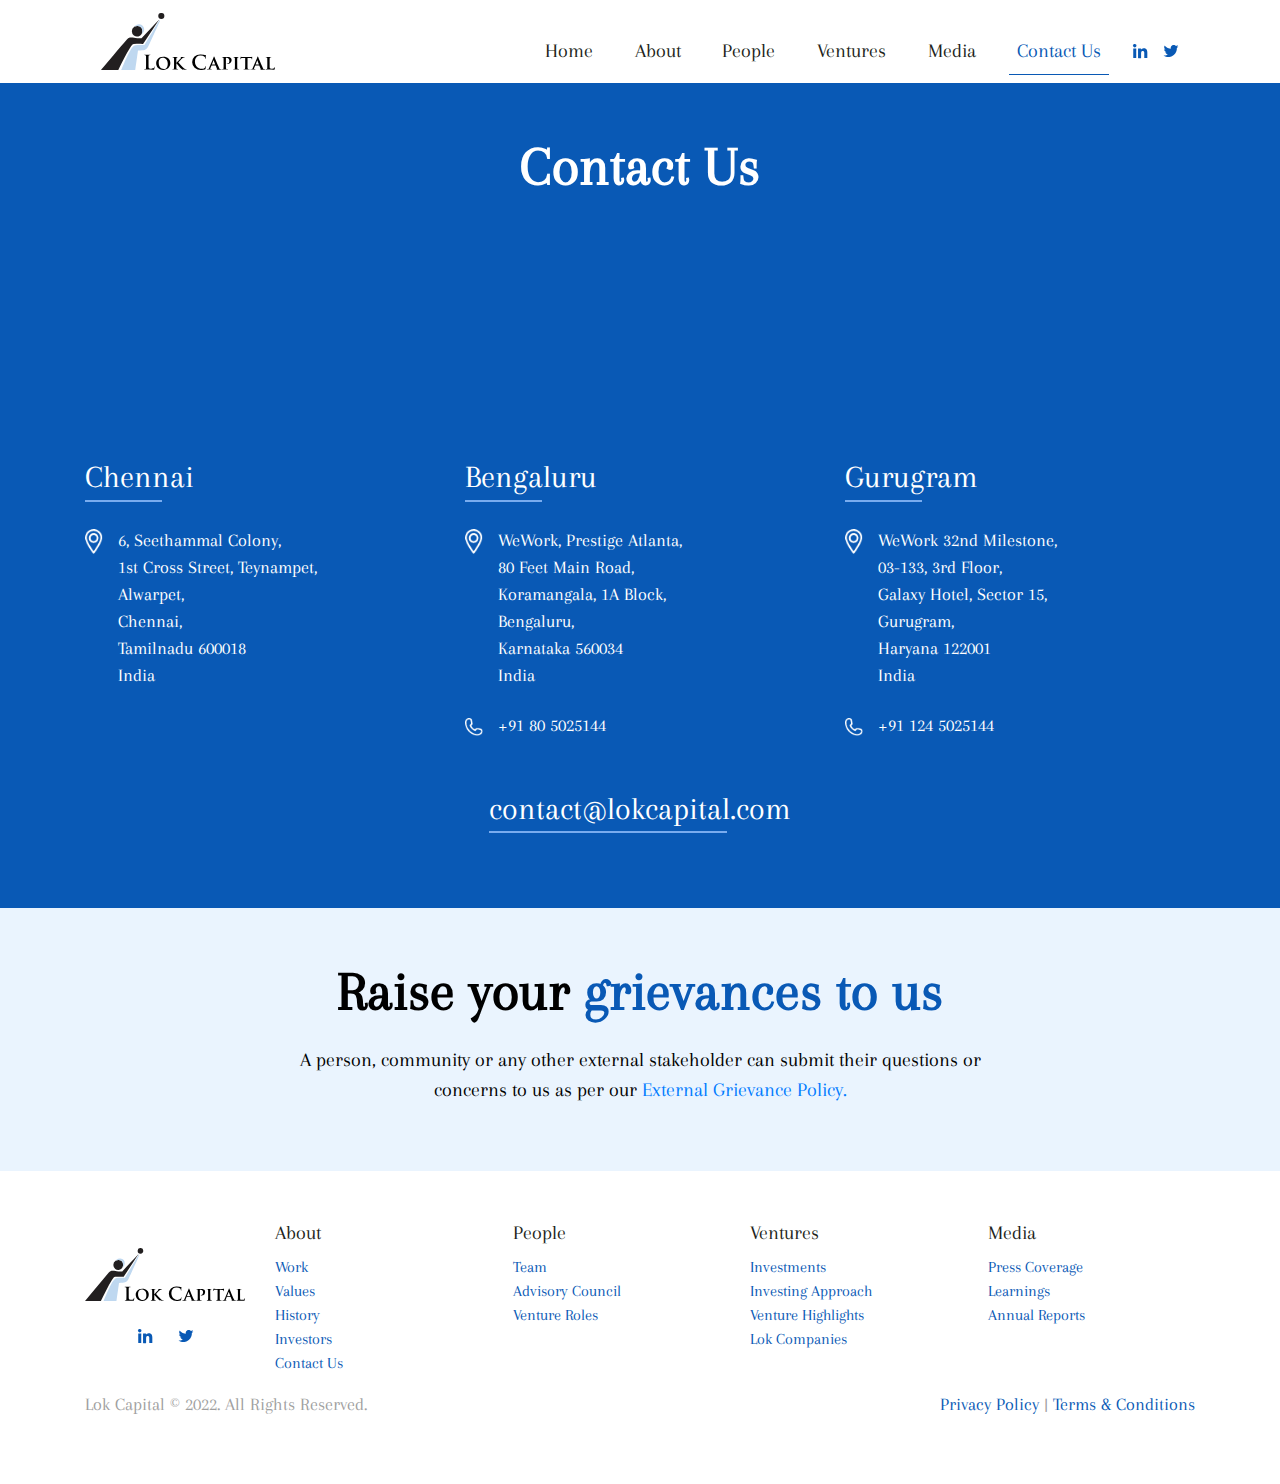
<file: contact-us.html>
<!DOCTYPE html>
<html>
<head>
	<meta charset="utf-8">
	<meta name="viewport" content="width=device-width, initial-scale=1">
	<meta name="format-detection" content="telephone=no">
	<title>Lok Capital - Contact Us</title>
	<!-- Latest compiled and minified CSS -->

	<link rel="preconnect" href="https://fonts.googleapis.com">
	<link rel="preconnect" href="https://fonts.gstatic.com" crossorigin>
	<!-- <link href="https://fonts.googleapis.com/css2?family=Open+Sans:ital,wght@0,300;0,400;0,500;0,600;0,700;1,300;1,400;1,500;1,600;1,700&family=Vidaloka&display=swap" rel="stylesheet"> -->
	<link href="https://fonts.googleapis.com/css2?family=Arapey:ital@0;1&display=swap" rel="stylesheet">
	<link rel="icon" type="image/x-icon" href="assets/img/favicon.png">
	
	<link rel="stylesheet" href="assets/vendors/bootstrap/css/bootstrap.min.css">
	<link rel="stylesheet" type="text/css" href="assets/css/custom.css">
	
</head>
<body class="contact-page">
	<header>
		<div class="container">
			<nav class="navbar navbar-dark navbar-expand-md">
			  <a class="navbar-brand" href="index.html">
			  	<img src="assets/img/lok-capital-logo.svg" style="height:57px;">
			  </a>
			  <button class="navbar-toggler" type="button" data-toggle="collapse" data-target="#navbarCollapse" aria-controls="navbarCollapse" aria-expanded="false" aria-label="Toggle navigation">
			    <span class="navbar-toggler-icon"></span>
			  </button>
			  <div class="collapse navbar-collapse" id="navbarCollapse">
			    <ul class="navbar-nav ml-auto">
			      <li class="nav-item">
			        <a class="nav-link" href="index.html">Home</a>
			      </li>
			      <li class="nav-item">
			        <a class="nav-link" href="about.html">About</a>
			      </li>
			      <li class="nav-item">
			        <a class="nav-link" href="people.html">People</a>
			      </li>
			      <li class="nav-item">
			        <a class="nav-link" href="ventures.html">Ventures</a>
			      </li>
			      <li class="nav-item">
			        <a class="nav-link" href="media.html">Media</a>
			      </li>
			      <li class="nav-item active">
			        <a class="nav-link" href="contact-us.html">Contact Us</a>
			      </li>
			      <li class="nav-item socialmdlinks">
			      	<a href="https://www.linkedin.com/company/14557354/admin/" title="Linkedin"><img src="assets/img/linkedin.svg"></a>
			      	<a href="https://twitter.com/lokcapital" title="Twitter"><img src="assets/img/twitter.svg"></a>
			      </li>
			    </ul>
			  </div>
			</nav>
		</div>
	</header>
	<main>
		<section class="contact">
			<div class="container">
				<div class="row">
					<div class="col-md-12">
						<div class="bnr-content">							
							<!-- <h1>Contact <span>Us</span></h1>-->
							<h1 class="text-center">Contact Us</h1>							
						</div>
					</div>
				</div>
				<div class="row">
					<div class="col-md-4 justify-content-center">						
						<div class="location">
							<div class="address">
								<div class="mapcircle">
									<iframe src="https://maps.google.com/maps?q=6,%20Seethammal%20Colony,%20%201st%20Cross%20Street,%20Teynampet,%20%20Alwarpet,%20Chennai%20600018&amp;t=&amp;z=13&amp;ie=UTF8&amp;iwloc=&amp;output=embed" width="100%" height="200" style="border:0;border-radius: 10px;" allowfullscreen="" loading="lazy"></iframe>
									<!--<iframe src="https://www.google.com/maps/embed?pb=!1m14!1m8!1m3!1d485.89590796573276!2d80.2537753!3d13.0250183!3m2!1i1024!2i768!4f13.1!3m3!1m2!1s0x3a5267b7fb0ba02f%3A0x97ba88ea8b86cffd!2s28%2F39%2C%206th%20Main%20Rd%2C%20RA%20Puram%2C%20Govindaswamy%20Nagar%2C%20Raja%20Annamalai%20Puram%2C%20Chennai%2C%20Tamil%20Nadu%20600028!5e0!3m2!1sen!2sin!4v1643164666296!5m2!1sen!2sin" width="100%" height="200" style="border:0;border-radius: 10px;" allowfullscreen="" loading="lazy"></iframe>-->
								</div>
								<h3>Chennai</h3>
								<ul>
									<li> 
										<div class="icon"><img src="assets/img/location.png"></div>
										<address>6, Seethammal Colony, <br>
										1st Cross Street, Teynampet,<br>
										Alwarpet, <br>
										Chennai,<br>
										Tamilnadu 600018 <br>
										India</address>
										<!-- <address>Level 1 30/28 6th Main Road<br> RA Puram Chennai<br> Tamilnadu 600028 India</address> -->
									</li>
									<!--<li>
										<div class="icon"><img src="assets/img/call.png"></div>
										<a href="tel:+91-44-49341111"><p>+91 44 4934 1111</p></a>
									</li>
									 <li>
										<div class="icon"><img src="assets/img/mail.png"></div>
										<p>contact@lokcapital.com</p>
									</li> -->
								</ul>
							</div>
						</div>
					</div>

					<!-- <div class="devider"></div> -->
					<div class="col-md-4">
						<div class="address">
							<div class="mapcircle">
								<iframe src="https://www.google.com/maps/embed?pb=!1m18!1m12!1m3!1d3888.669200302606!2d77.63078971526964!3d12.928970119309408!2m3!1f0!2f0!3f0!3m2!1i1024!2i768!4f13.1!3m3!1m2!1s0x3bae1460d1af3721%3A0x7547770171fb3d5!2sWeWork!5e0!3m2!1sen!2sin!4v1638522879842!5m2!1sen!2sin" width="100%" height="200" style="border:0;border-radius: 10px;" allowfullscreen="" loading="lazy"></iframe>
							</div>
							<h3>Bengaluru</h3>
							<ul>
								<li>
									<div class="icon"><img src="assets/img/location.png"></div>
									<address>WeWork, Prestige Atlanta,<br>
									80 Feet Main Road,<br>
									Koramangala, 1A Block,<br>
									Bengaluru,<br>
									Karnataka 560034 <br>
									India</address>
									<!-- <address>WeWork Prestige Atlanta 80 Feet Main Road Koramangala 1A Block Bengaluru<br> Karnataka 560034 India</address> -->
								</li>
								<li>
									<div class="icon"><img src="assets/img/call.png"></div>
									<a href="tel:+91-80-5025144"><p>+91 80 5025144</p></a>
								</li>
								<!-- <li>
									<div class="icon"><img src="assets/img/mail.png"></div>
									<p>contact@lokcapital.com</p>
								</li> -->
							</ul>
						</div>
					</div>

					<div class="col-md-4">
						<div class="address">
							<div class="mapcircle">
								<iframe src="https://www.google.com/maps/embed?pb=!1m14!1m8!1m3!1d3507.572724061719!2d77.0473441!3d28.4622939!3m2!1i1024!2i768!4f13.1!3m3!1m2!1s0x390d1900a88fd027%3A0x8c0c41bf23cd2618!2sWeWork%2032nd%20Milestone!5e0!3m2!1sen!2sin!4v1638253785819!5m2!1sen!2sin" width="100%" height="200" style="border:0;border-radius: 10px;" allowfullscreen="" loading="lazy"></iframe>
							</div>
							<h3>Gurugram</h3>
							<ul>
								<li>
									<div class="icon"><img src="assets/img/location.png"></div>
									<address>WeWork 32nd Milestone, <br>
										03-133, 3rd Floor,<br>
										Galaxy Hotel, Sector 15, <br>
										Gurugram,<br>
										Haryana 122001 <br>
										India</address>
									<!-- <address>03-133 3rd floor WeWork 32nd Milestone <br>Galaxy Hotel Sector 15 Gurugram <br>Haryana – 122001 India</address> -->
								</li>
								<li>
									<div class="icon"><img src="assets/img/call.png"></div>
									<a href="tel:+91-124-5025144"><p>+91 124 5025144</p></a>
								</li>
								<!-- <li>
									<div class="icon"><img src="assets/img/mail.png"></div>
									<p>contact@lokcapital.com</p>
								</li> -->
							</ul>
						</div>
					</div>						
				</div>

				<div class="col-md-12">
					<div class="address">							
						<!-- <h1>Contact <span>Us</span></h1>							 -->
						<!-- <img src="assets/img/mail.png"> -->
						<h3 style="text-align: center; color:white"><a href="mailto:contact@lokcapital.com">contact@lokcapital.com</a></h3>							
					</div>
				</div>
					
				<!-- <div class="col-md-6">
					<form>
						<div class="form-bg">
							<div class="form-group">
								<select class="form-control">
									<option>Select Subject</option>
								</select>
							</div>
							<div class="form-group">
								<input type="text" name="" class="form-control" placeholder="Your name">
							</div>
							<div class="form-group">
								<input type="text" name="" class="form-control" placeholder="Email Id">
							</div>
							<div class="form-group">
								<input type="text" name="" class="form-control" placeholder="Contact Number">
							</div>
							<div class="form-group">
								<input type="text" name="" class="form-control" placeholder="Type Your Message">
							</div>
							<div class="form-group">
								<div class="form-group">
									<label for="file-upload" class="attach-btn">
									    <img src="assets/img/chain.svg" class="linkicon"> Document if any needed
									  </label>
									  <input id="file-upload" name='upload_cont_img' type="file" style="display:none;">
								</div>
							</div>
						</div>
						<div class="sendbtndiv">
							<button class="btn btn-default send-btn">Send</button>
						</div>
					</form>
				</div> -->
				
			</div>
		</section>
		<section class="grievances">
			<div class="container">
				<div class="row">
					<div class="col-md-8 offset-md-2">
						<div class="bnr-content text-center">
							<h1 class="mainheading mt-0">Raise your <span>grievances to us</span></h1>
							<p class="color000" style="font-size: 20px;">
								A person, community or any other external stakeholder can submit their questions or concerns to us as per our 
								<a href="assets/doc/Lok IV External Grievance Redress Mechanism.pdf" target="_blank">External Grievance Policy.</a>
							</p>
						</div>
					</div>
				</div>
			</div>
		</section>
	</main>
	<footer class="footer">
		<div class="container">
		  <div class="row h-100 justify-content-center align-items-center">
			  <div class="col-md-2">
				  <div class="f-logo">
					<a href="index.html"><img src="assets/img/lok-capital-logo.svg" class="img-fluid"></a>
				  </div>
				  <ul class="f-sociallink">
	    			<li><a href="https://www.linkedin.com/company/14557354/admin/"><img src="assets/img/linkedin.svg"></a></li>
			    	<li class="mr-0"><a href="https://twitter.com/lokcapital"><img src="assets/img/twitter.svg"></a></li>
	    		</ul>
			  </div>
			  <div class="col-md-10">
				  <div class="row">
					  <div class="col-md-3">
						  <h3 class="f-title"><a href="about.html">About</a></h3>
						  <ul class="f-links">
							<li><a href="about.html">Work</a>
								<li><a href="about.html#our_values">Values</a>
								<li><a href="about.html#our_story">History</a>
								<li><a href="about.html#investors">Investors</a>
								<li><a href="contact-us.html">Contact Us</a></li>
						</ul>
					  </div>
					  <div class="col-md-3">
						  <h3 class="f-title"><a href="people.html">People</a></h3>
						  <ul class="f-links">
							<li><a href="people.html">Team</a></li>
		    					<li><a href="people.html#advisory_council">Advisory Council</a></li>
		    					<li><a href="people.html#portfolio_roles">Venture Roles</a></li>
		    					<!-- <li><a href="people.html#lok_felloship">Fellowships</a></li> -->
						</ul>
					  </div>
					  <div class="col-md-3">
						<h3 class="f-title"><a href="ventures.html">Ventures</a></h3>
						<ul class="f-links">
							<li><a href="ventures.html#our_process">Investments</a></li>
		    					<li><a href="ventures.html#our_approach">Investing Approach</a>
		    					<li><a href="ventures.html#our_highlights">Venture Highlights</a></li>
								<li><a href="ventures.html#ventures">Lok Companies</a></li>
						</ul>
					  </div>
					  <div class="col-md-3">
						<h3 class="f-title"><a href="media.html">Media</a></h3>
						<ul class="f-links">
							<li><a href="media.html#press_coverage">Press Coverage</a></li>
		    					<li><a href="media.html#learnings">Learnings</a></li>
		    					<!-- <li><a href="media.html#thesis">Theses</a></li> -->
								<!--<li><a href="media.html#goodrich_podcast">Goodtech Podcast</a></li>-->
								<li><a href="media.html#annual_reports">Annual Reports</a></li>	
						</ul>
					  </div>
				  </div>
			  </div>
			  <!-- <div class="col-md-2">
				<div class="ftcol">
    				<h3 class="f-title"><a href="contact-us.html">Contact Us</a></h3>
    			</div>
			</div> -->
		  </div>
		  <div class="copyright">
		  	<div class="row">
			  <div class="col-md-6">
					<p class="mt-3">Lok Capital &copy; 2022. All Rights Reserved.</p>
			  </div>
			  <div class="col-md-6 privacy">
			  		 <p class="mt-3"><a href="assets/doc/(LOK_IT_25)privacy_policy.pdf" target="_blank">Privacy Policy</a> | <a href="">Terms & Conditions</a></p>
			  </div>
		  	</div>
		</div>
		</div>
		<!-- <div class="footer-bg-img">
			<img src="assets/img/footerbg.svg">
		</div> -->
	  </footer>
	  <a id="back2Top" title="Back to top" href="#">&#10148;</a>
	<!-- jQuery library -->
	<script src="assets/vendors/jquery/jquery.min.js"></script>
	<!-- Popper JS -->
	<script src="assets/vendors/bootstrap/js/popper.min.js"></script>
	<!-- Latest compiled JavaScript -->
	<script src="assets/vendors/bootstrap/js/bootstrap.min.js"></script>
	<script type="text/javascript">
		$('#file-upload').change(function() {
		  var i = $(this).prev('label').clone();
		  var file = $('#file-upload')[0].files[0].name;
		  $(this).prev('label').text(file);
		});

		/*Scroll to top when arrow up clicked BEGIN*/
		$(window).scroll(function() {
		    var height = $(window).scrollTop();
		    if (height > 100) {
		        $('#back2Top').fadeIn();
		    } else {
		        $('#back2Top').fadeOut();
		    }
		});
		$(document).ready(function() {
		    $("#back2Top").click(function(event) {
		        event.preventDefault();
		        $("html, body").animate({ scrollTop: 0 }, "slow");
		        return false;
		    });

		});
	</script>

</body>
</html>
</file>
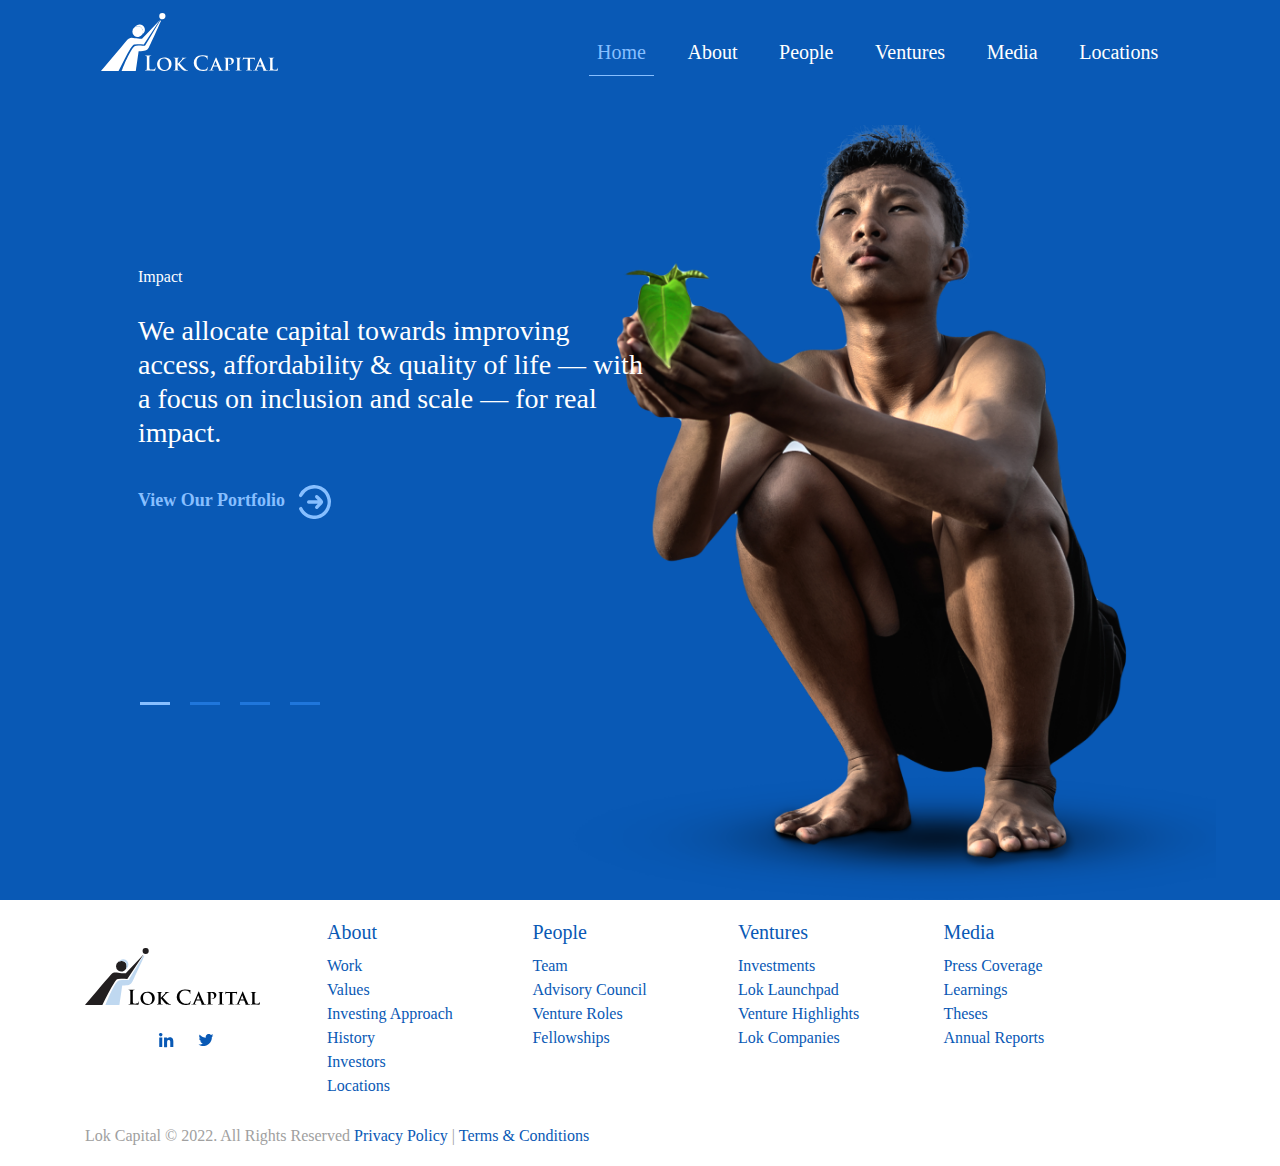
<file: index - Copy.html>
<!DOCTYPE html>
<html>
<head>
	<meta charset="utf-8">
	<meta name="viewport" content="width=device-width, initial-scale=1">
	<title>Lok Capital - Home</title>
	<!-- Latest compiled and minified CSS -->

	<link rel="preconnect" href="https://fonts.googleapis.com">
	<link rel="preconnect" href="https://fonts.gstatic.com" crossorigin>
	<link href="https://fonts.googleapis.com/css2?family=Open+Sans:ital,wght@0,300;0,400;0,500;0,600;0,700;1,300;1,400;1,500;1,600;1,700&family=Vidaloka&display=swap" rel="stylesheet">
	<link rel="icon" type="image/x-icon" href="assets/img/favicon.png">
	
	<link rel="stylesheet" href="assets/vendors/bootstrap/css/bootstrap.min.css">	

	<link rel="stylesheet" type="text/css" href="assets/css/custom.css">
	<link rel="stylesheet" type="text/css" href="assets/vendors/slider/slider.css">
	
</head>
<body class="homepage">
	<header class="bluebg-header">
		<div class="container">
			<nav class="navbar navbar-dark navbar-expand-md">
			  <a class="navbar-brand" href="index.html">
			  	<img src="assets/img/lok-capital-white.svg">
			  </a>
			  <button class="navbar-toggler" type="button" data-toggle="collapse" data-target="#navbarCollapse" aria-controls="navbarCollapse" aria-expanded="false" aria-label="Toggle navigation">
			    <span class="navbar-toggler-icon"></span>
			  </button>
			  <div class="collapse navbar-collapse" id="navbarCollapse">
			    <ul class="navbar-nav ml-auto">
			      <li class="nav-item active">
			        <a class="nav-link" href="index.html">Home</a>
			      </li>
			      <li class="nav-item">
			        <a class="nav-link" href="about.html">About</a>
			      </li>
			      <li class="nav-item">
			        <a class="nav-link" href="people.html">People</a>
			      </li>
			      <li class="nav-item">
			        <a class="nav-link" href="ventures.html">Ventures</a>
			      </li>
			      <li class="nav-item">
			        <a class="nav-link" href="media.html">Media</a>
			      </li>
			      <li class="nav-item">
			        <a class="nav-link" href="contact-us.html">Locations</a>
			      </li>
			    </ul>
			  </div>
			</nav>
		</div>
	</header>
	<main>
		<div class="slider-blue-bg"></div>
		<div class="slider-bgwrap"><img src="assets/img/footerbg.svg" class="img-fluid"></div>
		<section class="homeslider">
			<!-- Slider Wrapper -->
		    <div class="css-slider-wrapper">
		      <input
		        type="radio"
		        name="slider"
		        class="slide-radio1"
		        checked
		        id="slider_1" style="visibility: hidden;"
		      />
		      <input type="radio" name="slider" class="slide-radio2" id="slider_2" style="visibility: hidden;"/>
		      <input type="radio" name="slider" class="slide-radio3" id="slider_3" style="visibility: hidden;"/>
		      <input type="radio" name="slider" class="slide-radio4" id="slider_4" style="visibility: hidden;"/>

		      <!-- Slider Pagination -->
		      <div class="slider-pagination">
		        <label for="slider_1" class="page1"></label>
		        <label for="slider_2" class="page2"></label>
		        <label for="slider_3" class="page3"></label>
		        <label for="slider_4" class="page4"></label>
		      </div>

		      <!-- Slider #1 -->
		      <div class="slider slide-1">
		        <img src="assets/img/boy-on-floor.png" alt="" />
		        <div class="slider-content">
		          <div class="slider-subtitle">Impact</div>
		          <h2 class="slider-title">
					We allocate capital towards improving access, affordability & quality of life — with a focus on inclusion and scale — for real impact.
		          </h2>
		          <a href="media.html" class="buy-now-btn">View Our Portfolio <img src="assets/img/view-right-arrow-icon.svg"></a>
		        </div>
		      </div>

		      <!-- Slider #2 -->
		      <div class="slider slide-2">
		        <img src="assets/img/bulb.png" alt="" />
		        <div class="slider-content">
		        <div class="slider-subtitle">Intelligence</div>
		          <h2 class="slider-title">We combine deep, rigorous analysis with fresh ideas, energy &amp; creativity — backing innovative technologies & sustainable companies.</h2>
		          <a href="media.html" class="buy-now-btn">View Our Portfolio <img src="assets/img/view-right-arrow-icon.svg"></a>
		        </div>
		      </div>

		      <!-- Slider #3 -->
		      <div class="slider slide-3">
		        <img src="assets/img/abstract-rainbow.png" alt="" />
		        <div class="slider-content">
		          <div class="slider-subtitle">Integrity</div>
		          <h2 class="slider-title">We strive for transparency in our processes, empathy in our evaluation of ideas, and humility in our investment decisions.</h2>
		          <a href="media.html" class="buy-now-btn">View Our Portfolio <img src="assets/img/view-right-arrow-icon.svg"></a>
		        </div>
		      </div>

		      <!-- Slider #4 -->
		      <div class="slider slide-4">
		        <img src="assets/img/tree-grow.png" alt="" />
		        <div class="slider-content">
		          <div class="slider-subtitle">Investment</div>
		          <h2>We have deployed over $250M+ across 3 funds, with a combined portfolio value of over $2B. 36 companies, 27 exits, and counting.</h2>
		          <a href="media.html" class="buy-now-btn">View Our Portfolio <img src="assets/img/view-right-arrow-icon.svg"></a>
		        </div>
		      </div>
		    </div>
		</section>
	</main>
	<footer class="footer">
	  	<div class="container">
	    	<div class="footerlogodiv">
	    		<div class="f-logo">
	    			<a href="index.html"><img src="assets/img/lok-capital-logo.svg" class="img-fluid"></a>
	    		</div>
	    		<ul class="f-sociallink">
	    			<li><a href=""><img src="assets/img/linkedin.svg"></a></li>
	    			<li><a href=""><img src="assets/img/twitter.svg"></a></li>
	    		</ul>
	    	</div>
	    	<div class="footerlinks">
    			<div class="ftcol">
    				<h3 class="f-title">About</h3>
    				<ul class="f-links">
    					<li><a href="about.html">Work</a>
						<li><a href="about.html#our_values">Values</a>
						<li><a href="about.html#our_approach">Investing Approach</a>
						<li><a href="about.html#our_story">History</a>
						<li><a href="about.html#investors">Investors</a>
						<li><a href="contact-us.html">Locations</a></li>
    				</ul>
    			</div>
    			<div class="ftcol">
    				<h3 class="f-title">People</h3>
    				<ul class="f-links">
    					<li><a href="people.html">Team</a></li>
    					<li><a href="people.html#advisory_council">Advisory Council</a></li>
    					<li><a href="people.html#portfolio_roles">Venture Roles</a></li>
    					<li><a href="people.html#lok_felloship">Fellowships</a></li>
    				</ul>
    			</div>
    			<div class="ftcol">
    				<h3 class="f-title">Ventures</h3>
    				<ul class="f-links">
    					<li><a href="ventures.html#our_process">Investments</a></li>
    					<li><a href="ventures.html#lok_launchpad">Lok Launchpad</a></li>
    					<li><a href="ventures.html#our_highlights">Venture Highlights</a></li>
						<li><a href="ventures.html#ventures">Lok Companies</a></li>
    				</ul>
    			</div>
				<div class="ftcol">
    				<h3 class="f-title">Media</h3>
					<ul class="f-links">
    					<li><a href="media.html#press_coverage">Press Coverage</a></li>
    					<li><a href="media.html#learnings">Learnings</a></li>
    					<li><a href="media.html#thesis">Theses</a></li>
						<!--<li><a href="media.html#goodrich_podcast">Goodtech Podcast</a></li>-->
						<li><a href="media.html#annual_reports">Annual Reports</a></li>
    				</ul>
    			</div>
    			<!-- <div class="ftcol">
    				<h3 class="f-title"><a href="contact-us.html" style="color:black">Locations</a></h3>
    			</div> -->
	    	</div>
			<!-- <div class="footerlogodiv">
				<div class="ftcol">
    				<h3 class="f-title"><a href="contact-us.html" style="color:black">Locations</a></h3>
    			</div>
	    	</div> -->
	  
	    	<div class="copyright">
	    		<p class="mt-3">Lok Capital &copy; 2022. All Rights Reserved <a href="assets/doc/(LOK_IT_25)privacy_policy.pdf" target="_blank">Privacy Policy</a> | <a href="">Terms & Conditions</a></p>
	    		
	    	</div>
	  	</div>
	</footer>
	<!-- jQuery library -->
	<script src="assets/vendors/jquery/jquery.min.js"></script>
	<!-- Popper JS -->
	<script src="assets/vendors/bootstrap/js/popper.min.js"></script>
	<!-- Latest compiled JavaScript -->
	<script src="assets/vendors/bootstrap/js/bootstrap.min.js"></script>
	

	<script type="text/javascript">
		$(document).ready(function(){

			var windowHeight = $(window).innerHeight();
			var headerHeight = $('.bluebg-header').innerHeight();
			$('.homeslider').innerHeight(windowHeight-headerHeight);

			function resizebnr(){
				$(window).resize(function(){
					var windowHeight = $(window).innerHeight();
					var headerHeight = $('.bluebg-header').innerHeight();
					$('.homeslider').innerHeight(windowHeight-headerHeight);
				})
			}
			resizebnr();
		})	
	</script>

</body>
</html>
</file>
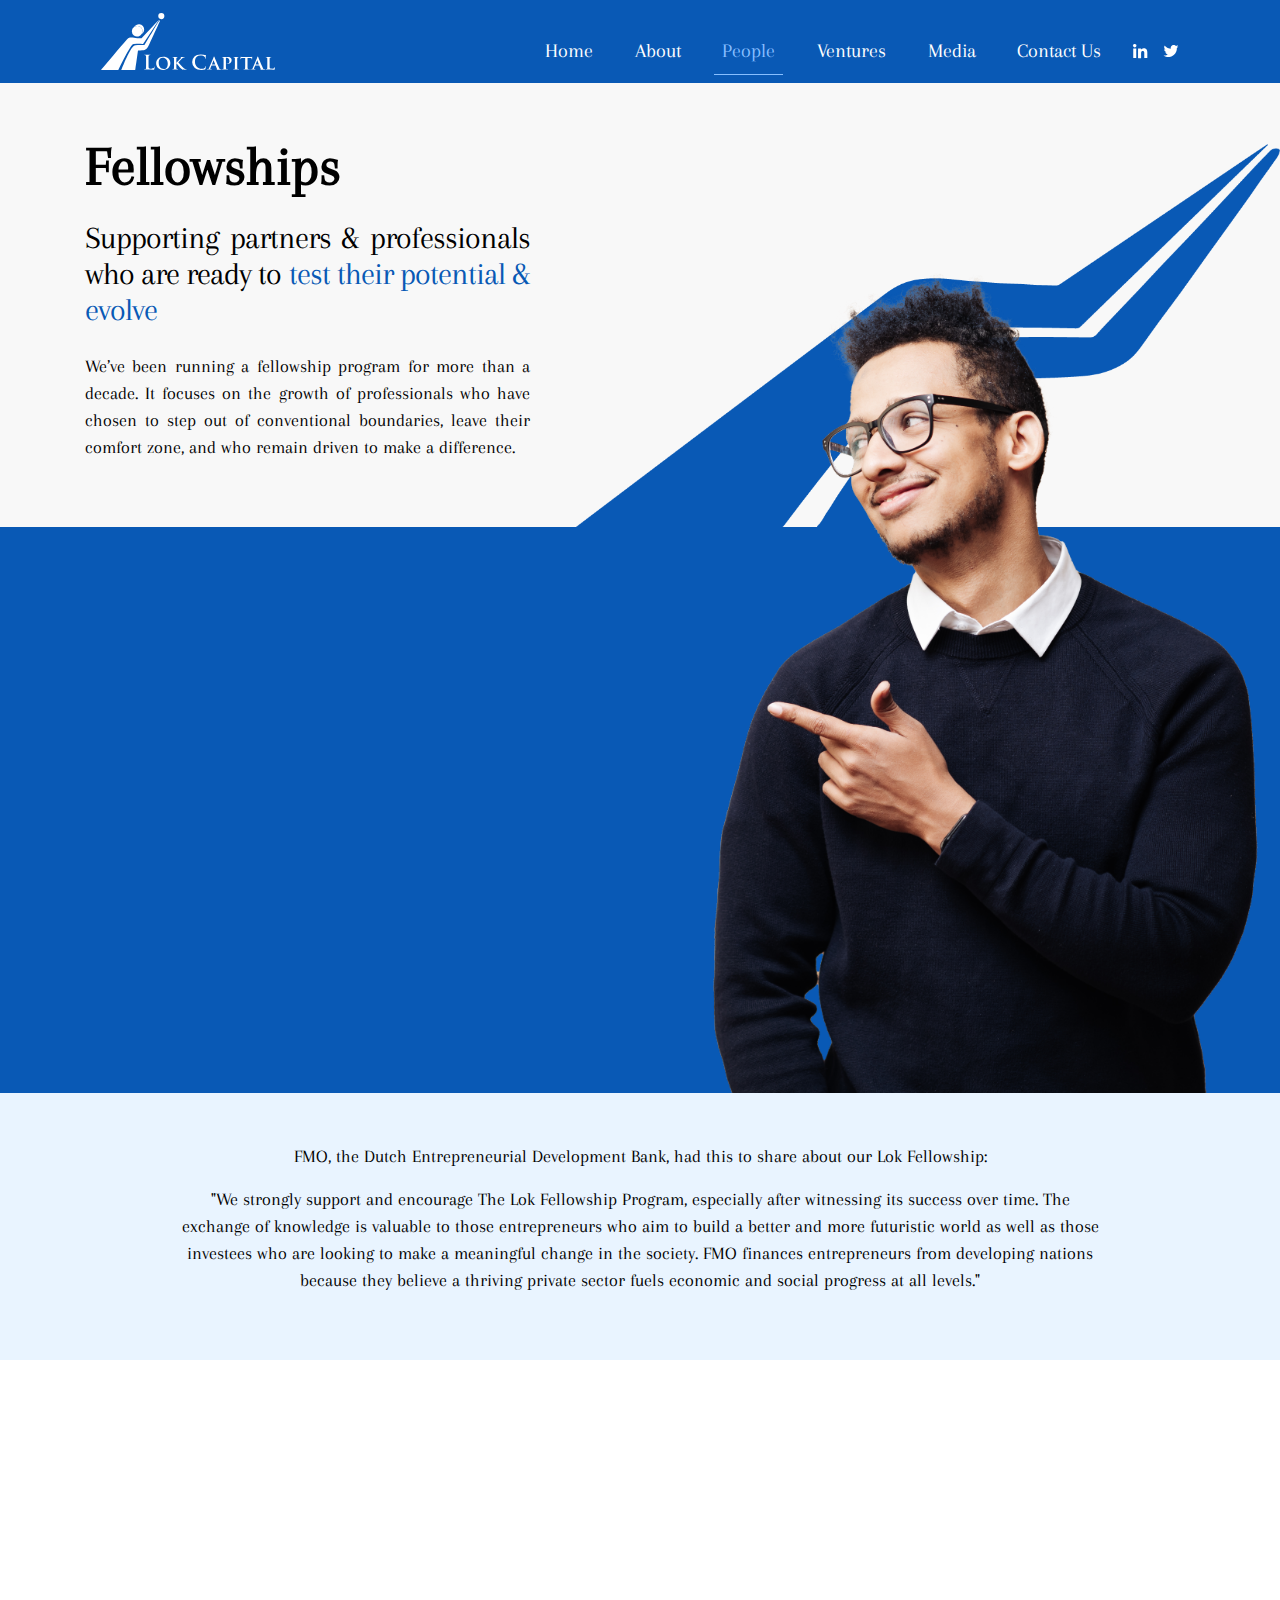
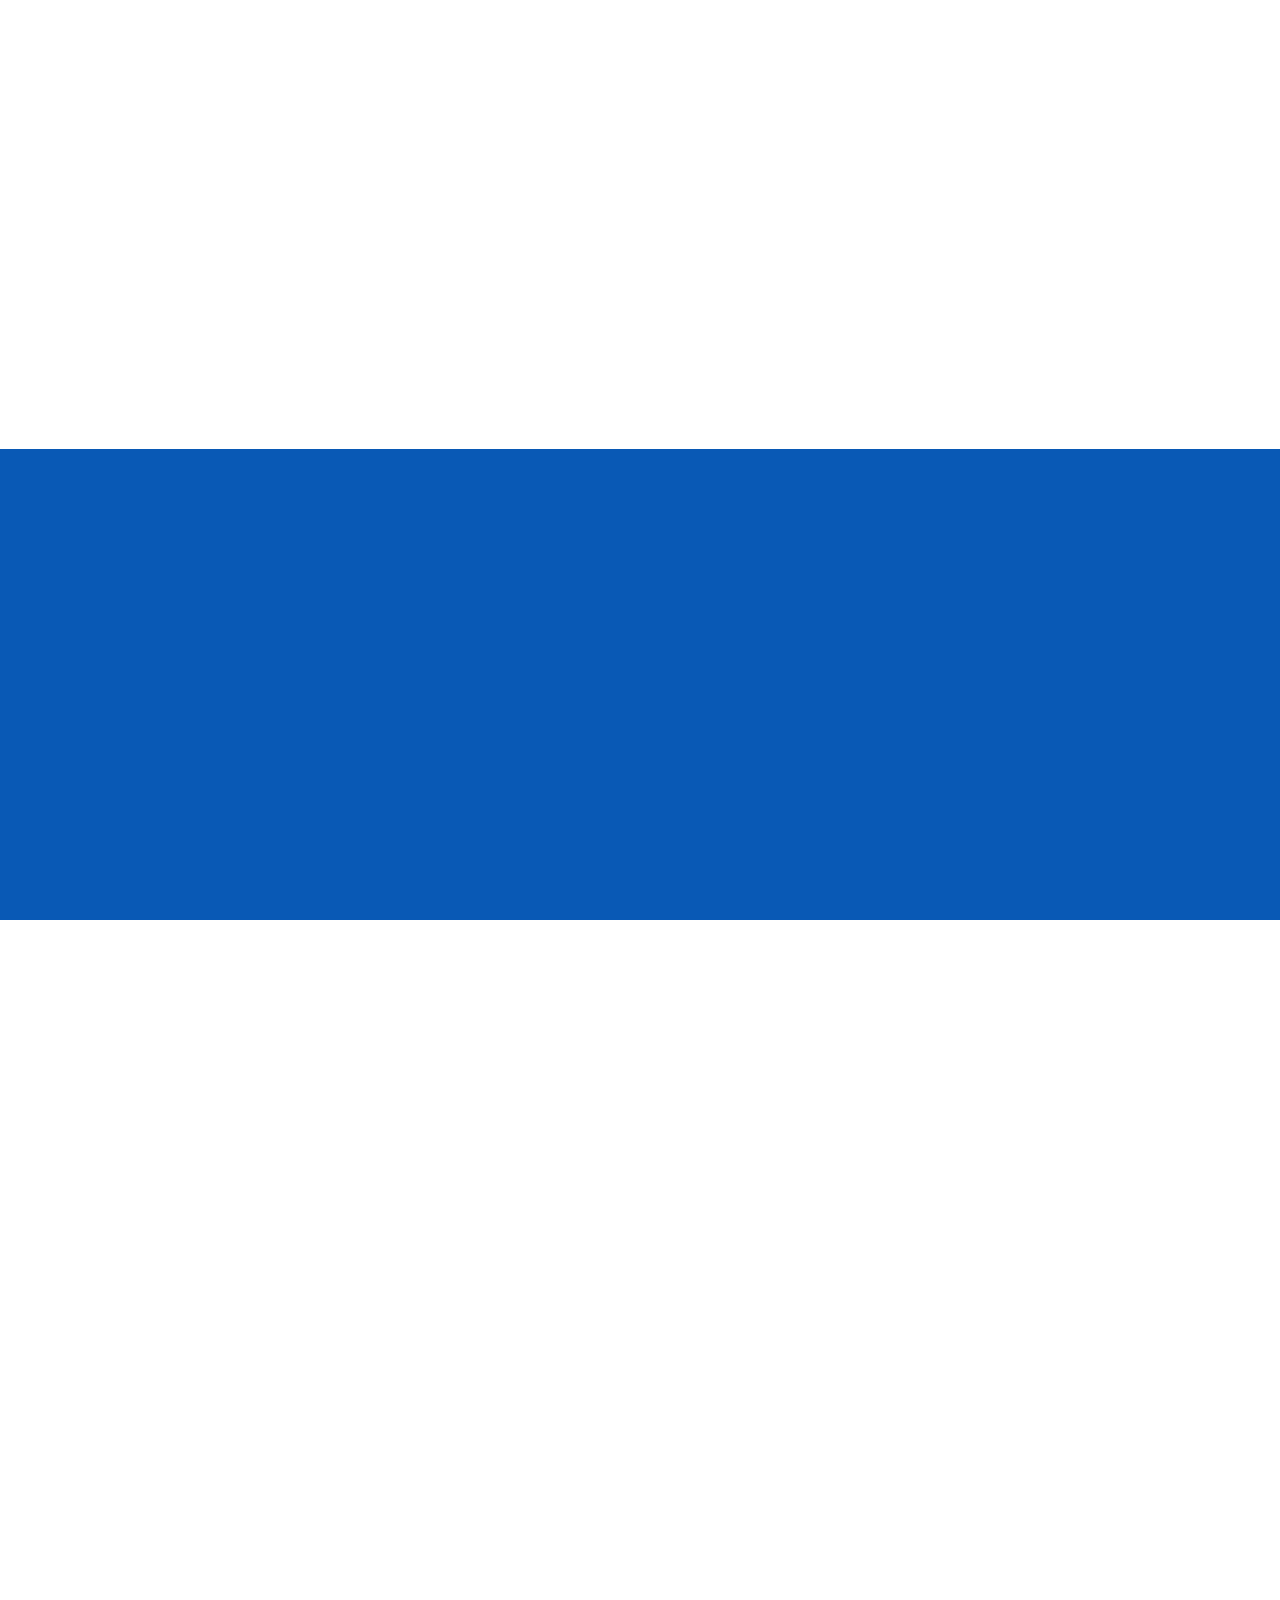
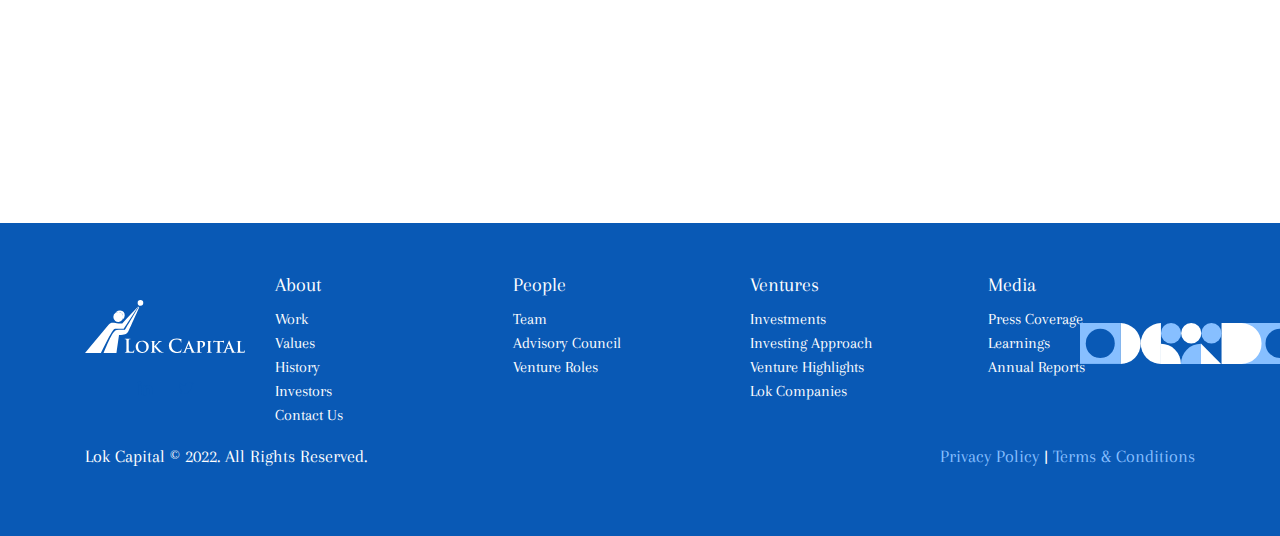
<file: lok-fellowship.html>
<!DOCTYPE html>
<html>
<head>
	<meta charset="utf-8">
	<meta name="viewport" content="width=device-width, initial-scale=1">
	<title>Lok Capital - Home</title>
	<!-- Latest compiled and minified CSS -->

	<link rel="preconnect" href="https://fonts.googleapis.com">
	<link rel="preconnect" href="https://fonts.gstatic.com" crossorigin>
	<!-- <link href="https://fonts.googleapis.com/css2?family=Open+Sans:ital,wght@0,300;0,400;0,500;0,600;0,700;1,300;1,400;1,500;1,600;1,700&family=Vidaloka&display=swap" rel="stylesheet"> -->
	<link href="https://fonts.googleapis.com/css2?family=Arapey:ital@0;1&display=swap" rel="stylesheet">
	<link rel="icon" type="image/x-icon" href="assets/img/favicon.png">
	
	<link rel="stylesheet" href="assets/vendors/bootstrap/css/bootstrap.min.css">
	<link rel="stylesheet" type="text/css" href="assets/css/custom.css">
	<link href="assets/vendors/ard-rotator-carousel/css/style.css" type="text/css" rel="stylesheet" />
	
</head>
<body>
	<header class="bluebg-header" style="padding-bottom: 0px;">
		<div class="container">
			<nav class="navbar navbar-dark navbar-expand-md">
			  <a class="navbar-brand" href="index.html">
			  	<img src="assets/img/lok-capital-white.svg" style="height:57px;">
			  </a>
			  <button class="navbar-toggler" type="button" data-toggle="collapse" data-target="#navbarCollapse" aria-controls="navbarCollapse" aria-expanded="false" aria-label="Toggle navigation">
			    <span class="navbar-toggler-icon"></span>
			  </button>
			  <div class="collapse navbar-collapse" id="navbarCollapse">
			    <ul class="navbar-nav ml-auto">
			      <li class="nav-item">
			        <a class="nav-link" href="index.html">Home</a>
			      </li>
			      <li class="nav-item">
			        <a class="nav-link" href="about.html">About</a>
			      </li>
			      <li class="nav-item active">
			        <a class="nav-link" href="people.html">People</a>
			      </li>
			      <li class="nav-item">
			        <a class="nav-link" href="ventures.html">Ventures</a>
			      </li>
			      <li class="nav-item">
			        <a class="nav-link" href="media.html">Media</a>
			      </li>
			      <li class="nav-item">
			        <a class="nav-link" href="contact-us.html">Contact Us</a>
			      </li>
			      <li class="nav-item socialmdlinks">
			      	<a href="https://www.linkedin.com/company/14557354/admin/" title="Linkedin"><img src="assets/img/linkedin-white.svg"></a>
			      	<a href="https://twitter.com/lokcapital" title="Twitter"><img src="assets/img/twitter-white.svg"></a>
			      </li>
			    </ul>
			  </div>
			</nav>
		</div>
	</header>
	<main>
		
	
		<section class="workwithus-banner" id="lok_felloship">
			<div class="container">
				<div class="row">
					<div class="col-md-5">
						<div class="bnr-content">
							
							<h1 class="mt-0">Fellowships</h1>
							<h3 class="text-justify">
								Supporting partners &amp; professionals who are ready to <span>test their potential &amp; evolve</span>
							</h3>
							<p class="color000 text-justify">We’ve been running a fellowship program for more than a decade. It focuses on the growth of professionals who have chosen to step out of conventional boundaries, leave their comfort zone, and who remain driven to make a difference.</p>
						</div>
					</div>
				</div>
			</div>
		</section>
		<section class="portlist">
			<div class="work-rght-img"><img src="assets/img/man.png" class="img-fluid"></div>
			<div class="container">
				<div class="row reveal fade-bottom">
					<div class="md6-100 col-md-6">
						<p class="whitetxt text-justify">Each of our fellowship program members avail a chance to test their potential with our investee companies for a period of 12 to 18 months. They will test across different roles such as analysts, researchers, executives, consultants, and advisors.</p>
						<p class="whitetxt text-justify">All of this is based on their individual expertise and the organisation’s requirements. Lok Fellows can tap into a wide range of functions within any of our companies. These functions include:</p>
						<ul>
							<li>Business strategy development</li>
							<li>Operations management</li>
							<li>Equity and debt fundraising</li>
							<li>Process mapping</li>
							<li>Financial and operational analysis, modelling, and forecasting</li>
							<li>Marketing and brand development</li>
							<li>Impact assessment</li>
							<li>Fellow Partnership</li>
							<li>Market research methodologies</li>
						</ul>
					</div>
				</div>
			</div>
		</section>
		<section class="fellopartner">
			<div class="container">
				<div class="row">
					<div class="col-md-1">&nbsp;</div>
					<div class="col-md-10 text-center">
						<p class="color000">FMO, the Dutch Entrepreneurial Development Bank, had this to share about our Lok Fellowship:</p>
						<p class="color000">"We strongly support and encourage The Lok Fellowship Program, especially after witnessing its success over time. The exchange of knowledge is valuable to those entrepreneurs who aim to build a better and more futuristic world as well as those investees who are looking to make a meaningful change in the society. FMO finances entrepreneurs from developing nations because they believe a thriving private sector fuels economic and social progress at all levels."</p>
					</div>
					<div class="col-md-1">&nbsp;</div>
				</div>
			</div>
		</section>
		<section class="fellopartnernew">
			<div class="container">
				<div class="row justify-content-center align-self-center">
					<div class="col-md-6 reveal fade-left">
						<h1 class="mt-0">Eligibility</h1>
						<h3 class="mainsubheading mb-4">Who can become a fellow?</h3>
						<h3>Anyone from anywhere, as long as they have a clear focus</h3>

						<ul>
							<li class="text-justify">Individuals chosen for a Lok fellowship should have distinguished themselves through impressive academic credentials and possess a few years of professional experience. This could be in the fields of operations, consulting, accounting, banking (commercial or investment) or marketing.</li>
							<li class="text-justify">Fellows must be willing to shift to India and work independently in dynamic and challenging startup environments.</li>
							<li class="text-justify">In order to find the right match for the investee company, candidates will go through initial screenings and interviews.</li>
							<li class="text-justify">Our Fellows come from diverse geographic and cultural backgrounds and share a commitment to work with social enterprises</li>
						</ul>
					</div>
					<div class="col-md-6 text-center reveal fade-right justify-content-center align-self-center">
						<div id="slider" class="ui-card-slider">
						    <div class="slide">
						      <img src="assets/img/fellow-1.png">
						    </div>
						    <div class="slide">
						      <img src="assets/img/fellow-2.png">
						    </div>
						    <div class="slide">
						      <img src="assets/img/fellow-1.png">
						    </div>
						    <div class="slide">
						      <img src="assets/img/fellow-2.png">
						    </div>
						    <div class="slide">
						      <img src="assets/img/fellow-1.png">
						    </div>
						    <div class="slide">
						      <img src="assets/img/fellow-2.png">
						    </div>
						    <!-- <div class="lft-rght-indicates">
						    	<span class="lftindicate"><img src="assets/img/lft-arrow-white.png"></span>
						    	<span class="rghtindicate"><img src="assets/img/rght-arrow-white.png"></span>
						    </div> -->
						  </div>

						  <div class="names">
						    <div class="slider-content-6" data-index="0"><h4>Mohit Khatri</h4></div>
						    <div class="slider-content-6" data-index="1"><h4>Mohit Khatri</h4></div>
						    <div class="slider-content-6" data-index="2"><h4>Mohit Khatri</h4></div>
						    <div class="slider-content-6" data-index="3"><h4>Mohit Khatri</h4></div>
						    <div class="slider-content-6" data-index="4"><h4>Mohit Khatri</h4></div>
						    <div class="slider-content-6" data-index="5"><h4>Mohit Khatri</h4></div>
						  </div>
					</div>
				</div>
			</div>
		</section>
		<section class="become-fellow">
			<div class="container">
				<div class="row">
					<div class="col-md-4 reveal fade-right">
						<h1>Apply</h1>
						<!-- <p>Our currently available opportunities are listed in the Work With Us -> Jobs section. Do peruse that page to understand our 'role demands' better.</p> -->
						<p class="text-justify">If you believe you are right for a Lok Fellowship, kindly submit your resume along with a cover letter to this email: <a href="mailto:fellowships@lokcapital.com" style="color:white">fellowships@lokcapital.com</a></p>
						<p class="text-justify">Make sure you explain how your specific skills and talents will add value to our companies. We will only contact candidates who have been finalised for a screening/interview.</p>
					</div>
					<div class="col-md-2">&nbsp;</div>
					<div class="col-md-6 reveal fade-left">
						<div class="formenquiry">
							<form>
								<div class="white-bg">
									<div class="form-group">
										<input type="text" name="" class="form-control" placeholder="Name">
									</div>
									<div class="form-group">
										<input type="text" name="" class="form-control" placeholder="Email">
									</div>
									<div class="form-group">
										<label for="file-upload" class="attach-btn">
										    <img src="assets/img/chain.svg" class="linkicon"> Attach Résumé
										  </label>
										  <input id="file-upload" name='upload_cont_img' type="file" style="display:none;">
										<!-- <button class="btn btn-default attach-btn"> </button> -->
									</div>
									<div class="form-group">
										<label for="file-upload-cover" class="attach-btn">
										    <img src="assets/img/chain.svg"> Attach Cover Letter
										  </label>
										  <input id="file-upload-cover" name='upload_cont_cover' type="file" style="display:none;">
									</div>
								</div>
							</form>
						</div>
						<div class="form-group">
							<button class="btn btn-default send-btn">Send</button>
						</div>
					</div>
				</div>
			</div>
		</section>
		<section class="faqsection">
			<div class="container">
				<div class="row h-100 justify-content-center align-items-center">
					<div class="col-md-6 reveal fade-left">
						<h1>FAQs</h1>
						<div class="accordion" id="accordionExample">
						  <div class="card">
						    <div class="card-header" id="headingOne" style="border-top: none;">
						        <a class="btn-link btn-block text-justify" data-toggle="collapse" data-target="#collapseOne" aria-expanded="true" aria-controls="collapseOne">
						          Will the Fellow get to work with the Lok Capital team and participate in making investing decisions and managing the portfolio?
						        </a>
						    </div>

						    <div id="collapseOne" class="collapse show" aria-labelledby="headingOne" data-parent="#accordionExample">
						      <div class="card-body text-justify">
						        No, the Fellow will be placed to work with one of Lok’s portfolio companies in the relevant team / function depending on the Fellowship specifications. If you are looking for private equity or impact investing experience, this may not be a suitable opportunity.
						      </div>
						    </div>
						  </div>
						  <div class="card">
						    <div class="card-header" id="headingTwo">
						        <a class="btn-link collapsed" data-toggle="collapse" data-target="#collapseTwo" aria-expanded="false" aria-controls="collapseTwo">
						          What is the nature of work that the Fellow will perform?
						        </a>
						    </div>
						    <div id="collapseTwo" class="collapse" aria-labelledby="headingTwo" data-parent="#accordionExample">
						      <div class="card-body">
						        Lorem ipsum, or lipsum as it is sometimes known, is dummy text used in laying out print, graphic or web designs. The passage is attributed to an unknown
						      </div>
						    </div>
						  </div>
						  <div class="card">
						    <div class="card-header" id="headingThree">
						        <a class="btn-link text-left collapsed" data-toggle="collapse" data-target="#collapseThree" aria-expanded="false" aria-controls="collapseThree">
						          Where will the Fellow have to be located?
						        </a>
						    </div>
						    <div id="collapseThree" class="collapse" aria-labelledby="headingThree" data-parent="#accordionExample">
						      <div class="card-body">
						        Lorem ipsum, or lipsum as it is sometimes known, is dummy text used in laying out print, graphic or web designs. The passage is attributed to an unknown
						      </div>
						    </div>
						  </div>
						  <div class="card">
						    <div class="card-header" id="headingFour">
						        <a class="btn-link collapsed" data-toggle="collapse" data-target="#collapseFour" aria-expanded="false" aria-controls="collapseFour">
						          Will the Fellow get to choose which portfolio company and function to work with?
						        </a>
						    </div>
						    <div id="collapseFour" class="collapse" aria-labelledby="headingFour" data-parent="#accordionExample">
						      <div class="card-body">
						        Lorem ipsum, or lipsum as it is sometimes known, is dummy text used in laying out print, graphic or web designs. The passage is attributed to an unknown
						      </div>
						    </div>
						  </div>
						  <div class="card">
						    <div class="card-header" id="headingFive">
						      
						        <a class="btn-link collapsed" data-toggle="collapse" data-target="#collapseFive" aria-expanded="false" aria-controls="collapseFive">
						          How do I know if the Lok Fellowship is right for me?
						        </a>
						      
						    </div>
						    <div id="collapseFive" class="collapse" aria-labelledby="headingFive" data-parent="#accordionExample">
						      <div class="card-body">
						        Lorem ipsum, or lipsum as it is sometimes known, is dummy text used in laying out print, graphic or web designs. The passage is attributed to an unknown
						      </div>
						    </div>
						  </div>
						  <div class="card">
						    <div class="card-header" id="headingSix">
						        <a class="btn-link collapsed" data-toggle="collapse" data-target="#collapseSix" aria-expanded="false" aria-controls="collapseSix">
						          What is the application process for the Fellowship?
						        </a>
						    </div>
						    <div id="collapseSix" class="collapse" aria-labelledby="headingSix" data-parent="#accordionExample">
						      <div class="card-body">
						        Lorem ipsum, or lipsum as it is sometimes known, is dummy text used in laying out print, graphic or web designs. The passage is attributed to an unknown
						      </div>
						    </div>
						  </div>
						  <div class="card">
						    <div class="card-header" id="headingSeven">
						        <a class="btn-link collapsed" data-toggle="collapse" data-target="#collapseSeven" aria-expanded="false" aria-controls="collapseSeven">
						          What is the compensation available for the role? Will the Fellow be employed by the portfolio company or by Lok Capital?
						        </a>
						    </div>
						    <div id="collapseSeven" class="collapse" aria-labelledby="headingSeven" data-parent="#accordionExample">
						      <div class="card-body">
						        Lorem ipsum, or lipsum as it is sometimes known, is dummy text used in laying out print, graphic or web designs. The passage is attributed to an unknown
						      </div>
						    </div>
						  </div>
						  <div class="card">
						    <div class="card-header" id="headingEight">
						        <a class="btn-link collapsed" data-toggle="collapse" data-target="#collapseEight" aria-expanded="false" aria-controls="collapseEight">
						          Is there any guarantee of full-time role once the Fellowship is completed?
						        </a>
						    </div>
						    <div id="collapseEight" class="collapse" aria-labelledby="headingEight" data-parent="#accordionExample">
						      <div class="card-body">
						        Lorem ipsum, or lipsum as it is sometimes known, is dummy text used in laying out print, graphic or web designs. The passage is attributed to an unknown
						      </div>
						    </div>
						  </div>
						  <div class="card">
						    <div class="card-header" id="headingNine">
						        <a class="btn-link collapsed" data-toggle="collapse" data-target="#collapseNine" aria-expanded="false" aria-controls="collapseNine">
						          Can the Fellowship include working with more than one portfolio company?
						        </a>
						    </div>
						    <div id="collapseNine" class="collapse" aria-labelledby="headingNine" data-parent="#accordionExample">
						      <div class="card-body">
						        Lorem ipsum, or lipsum as it is sometimes known, is dummy text used in laying out print, graphic or web designs. The passage is attributed to an unknown
						      </div>
						    </div>
						  </div>
						  <div class="card">
						    <div class="card-header" id="headingTen">
						        <a class="btn-link collapsed" data-toggle="collapse" data-target="#collapseTen" aria-expanded="false" aria-controls="collapseTen">
						          What have past Lok Fellows gone on to do post the completion of Fellowship?
						        </a>
						    </div>
						    <div id="collapseTen" class="collapse" aria-labelledby="headingTen" data-parent="#accordionExample">
						      <div class="card-body">
						        Lorem ipsum, or lipsum as it is sometimes known, is dummy text used in laying out print, graphic or web designs. The passage is attributed to an unknown
						      </div>
						    </div>
						  </div>
						</div>
					</div>
					<div class="col-md-6 text-center reveal fade-right">
						<div class="qustion-img"><img src="assets/img/question-mark.png" class="img-fluid"></div>
					</div>
				</div>
			</div>
		</section>
	</main>
	<footer class="footer">
		<div class="container">
		  <div class="row h-100 justify-content-center align-items-center">
			  <div class="col-md-2">
				  <div class="f-logo">
					<a href="index.html"><img src="assets/img/lok-capital-white.svg" class="img-fluid"></a>
				  </div>
				  <ul class="f-sociallink">
					   <li><a href="https://www.linkedin.com/company/14557354/admin/"><img src="assets/img/linkedin.svg"></a></li>
			    		<li class="mr-0"><a href="https://twitter.com/lokcapital"><img src="assets/img/twitter.svg"></a></li>
				  </ul>
			  </div>
			  <div class="col-md-10">
				  <div class="row">
					  <div class="col-md-3">
						  <h3 class="f-title"><a href="about.html">About</a></h3>
						  <ul class="f-links">
							<li><a href="about.html">Work</a>
								<li><a href="about.html#our_values">Values</a>
								<li><a href="about.html#our_story">History</a>
								<li><a href="about.html#investors">Investors</a>
								<li><a href="contact-us.html">Contact Us</a></li>
						</ul>
					  </div>
					  <div class="col-md-3">
						  <h3 class="f-title"><a href="people.html">People</a></h3>
						  <ul class="f-links">
							<li><a href="people.html">Team</a></li>
							<li><a href="people.html#advisory_council">Advisory Council</a></li>
							<li><a href="people.html#portfolio_roles">Venture Roles</a></li>
							<!-- <li><a href="people.html#lok_felloship">Fellowships</a></li> -->
						</ul>
					  </div>
					  <div class="col-md-3">
						<h3 class="f-title"><a href="ventures.html">Ventures</a></h3>
						<ul class="f-links">
							<li><a href="ventures.html#our_process">Investments</a></li>
		    					<li><a href="ventures.html#our_approach">Investing Approach</a>
		    					<li><a href="ventures.html#our_highlights">Venture Highlights</a></li>
								<li><a href="ventures.html#ventures">Lok Companies</a></li>
						</ul>
					  </div>
					  <div class="col-md-3">
						<h3 class="f-title"><a href="media.html">Media</a></h3>
						<ul class="f-links">
							<li><a href="media.html#press_coverage">Press Coverage</a></li>
		    					<li><a href="media.html#learnings">Learnings</a></li>
		    					<!-- <li><a href="media.html#thesis">Theses</a></li> -->
								<!--<li><a href="media.html#goodrich_podcast">Goodtech Podcast</a></li>-->
								<li><a href="media.html#annual_reports">Annual Reports</a></li>
						</ul>
					  </div>
				  </div>
			  </div>
		  </div>
		  <div class="row h-100 justify-content-center align-items-center">
			  	<div class="col-md-6">
				  <div class="copyright">
						<p class="mt-3">Lok Capital &copy; 2022. All Rights Reserved.</p>
				  </div>
			  	</div>
			  	<div class="col-md-6 privacy">
			  		<p class="mt-3"><a href="assets/doc/(LOK_IT_25)privacy_policy.pdf" target="_blank">Privacy Policy</a> <span class="whitetxt">|</span> <a href="">Terms & Conditions</a></p>
			  </div>
			</div>
		</div>
		<div class="footer-bg-img">
			<img src="assets/img/footerbg.svg">
		</div>
	  </footer>
	  <a id="back2Top" title="Back to top" href="#">&#10148;</a>
	<!-- jQuery library -->
	<script src="assets/vendors/jquery/jquery.min.js"></script>
	<!-- Popper JS -->
	<script src="assets/vendors/bootstrap/js/popper.min.js"></script>
	<!-- Latest compiled JavaScript -->
	<script src="assets/vendors/bootstrap/js/bootstrap.min.js"></script>
	<script src="assets/vendors/grid-gallery/expansion-grid.js"></script>
	<script src="assets/vendors/ard-rotator-carousel/js/card-slider-min.js"></script>

	<script>
	    $( '.expansion-grid' ).expansionGrid({
	      position: true,
	      positionOffset: -6
	    });

	    window.slider = $('#slider').cardSlider({
	      slideTag: 'div'
	      , slideClass: 'slide'
	      , current: 1
	      , followingClass: 'slider-content-6'
	      , delay: 300
	      , transition: 'ease'
	      , onBeforeMove: function(slider, onMove) {
	        console.log('onBeforeMove')
	        onMove()
	      }
	      , onMove: function(slider, onAfterMove) {
	        onAfterMove()
	      }
	      , onAfterMove: function() {
	        console.log('onAfterMove')
	      }
	      , onAfterTransition: function() {
	        console.log('onAfterTransition')
	      }
	      , onCurrent: function() {
	        console.log('onCurrent')
	      }
	    });

	    $('#file-upload').change(function() {
		  var i = $(this).prev('label').clone();
		  var file = $('#file-upload')[0].files[0].name;
		  $(this).prev('label').text(file);
		});

		$('#file-upload-cover').change(function() {
		  var i = $(this).prev('label').clone();
		  var file = $('#file-upload-cover')[0].files[0].name;
		  $(this).prev('label').text(file);
		});

		/*Scroll to top when arrow up clicked BEGIN*/
		$(window).scroll(function() {
		    var height = $(window).scrollTop();
		    if (height > 100) {
		        $('#back2Top').fadeIn();
		    } else {
		        $('#back2Top').fadeOut();
		    }
		});
		$(document).ready(function() {
		    $("#back2Top").click(function(event) {
		        event.preventDefault();
		        $("html, body").animate({ scrollTop: 0 }, "slow");
		        return false;
		    });

		});

		function reveal() {
	  var reveals = document.querySelectorAll(".reveal");

	  for (var i = 0; i < reveals.length; i++) {
	    var windowHeight = window.innerHeight;
	    var elementTop = reveals[i].getBoundingClientRect().top;
	    var elementVisible = 150;

	    if (elementTop < windowHeight - elementVisible) {
	      reveals[i].classList.add("active");
	    } else {
	      reveals[i].classList.remove("active");
	    }
	  }
	}

	window.addEventListener("scroll", reveal);
	</script>

</body>
</html>
</file>
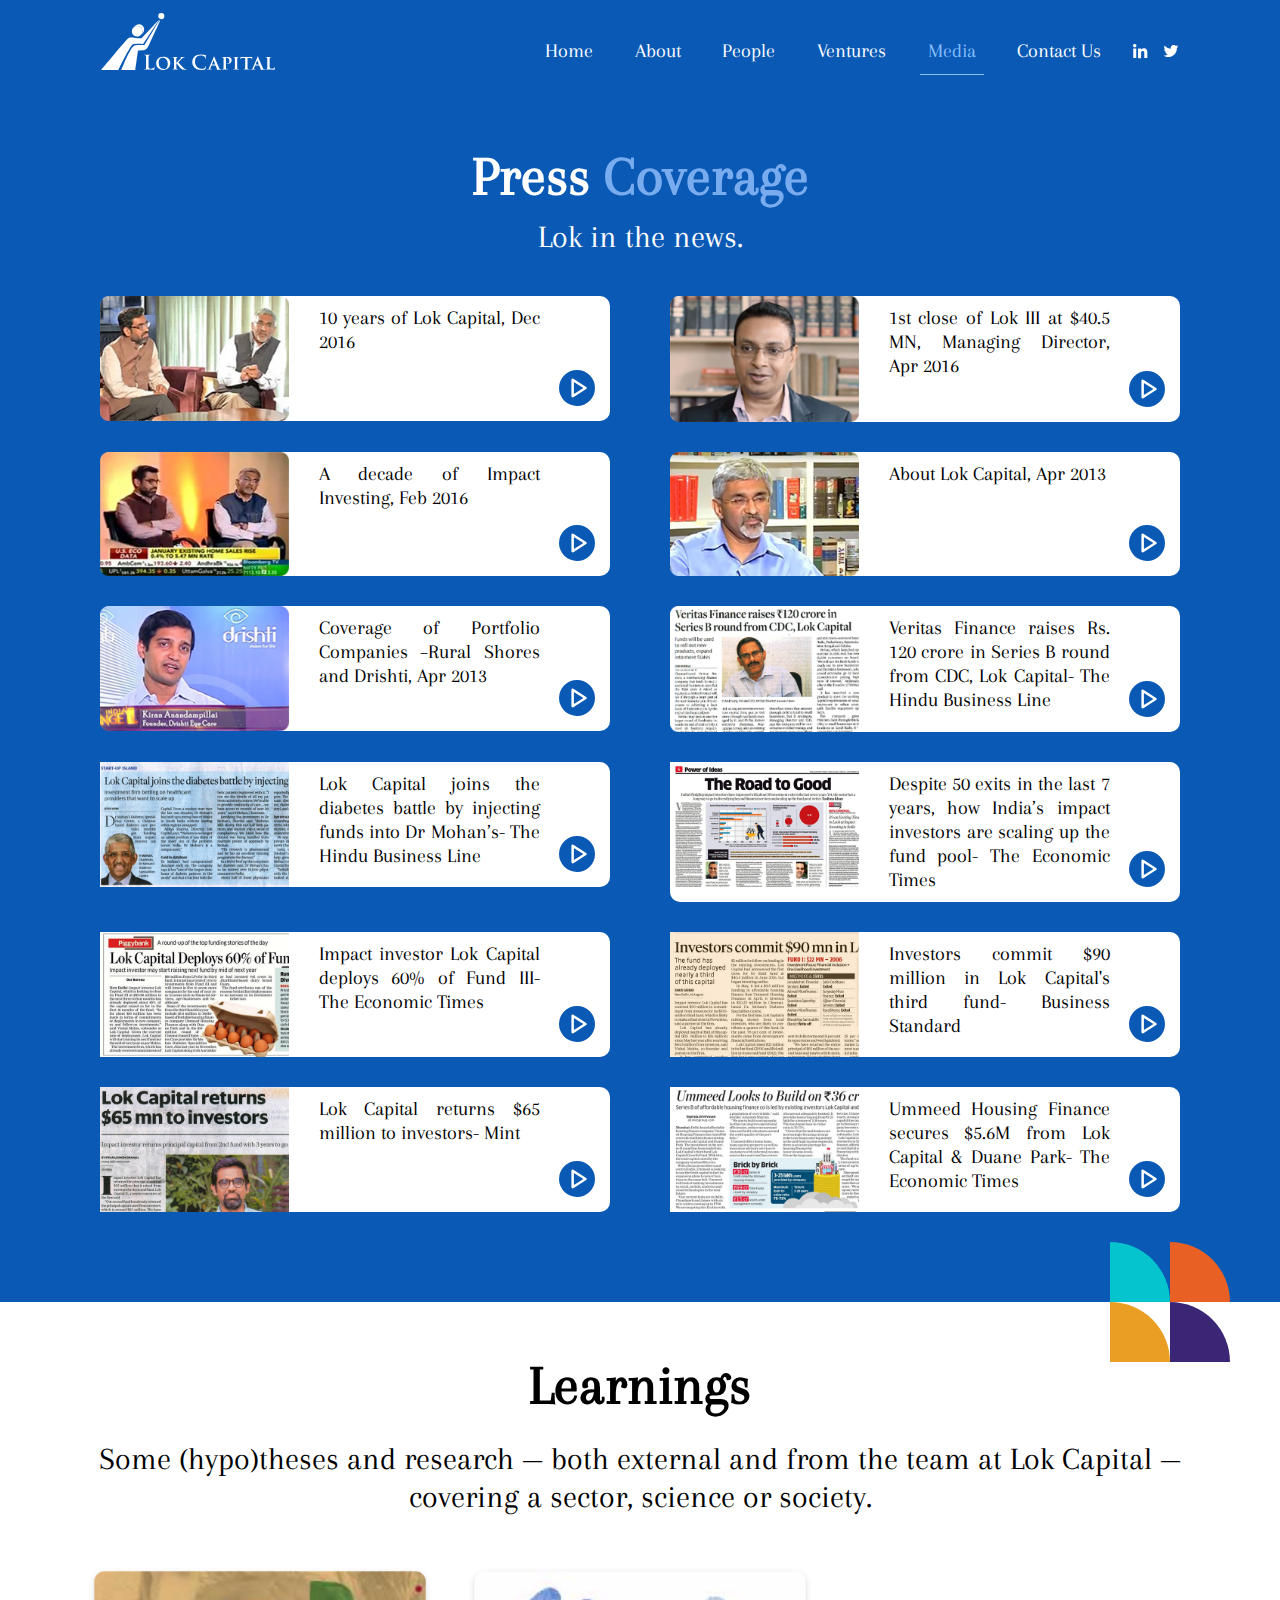
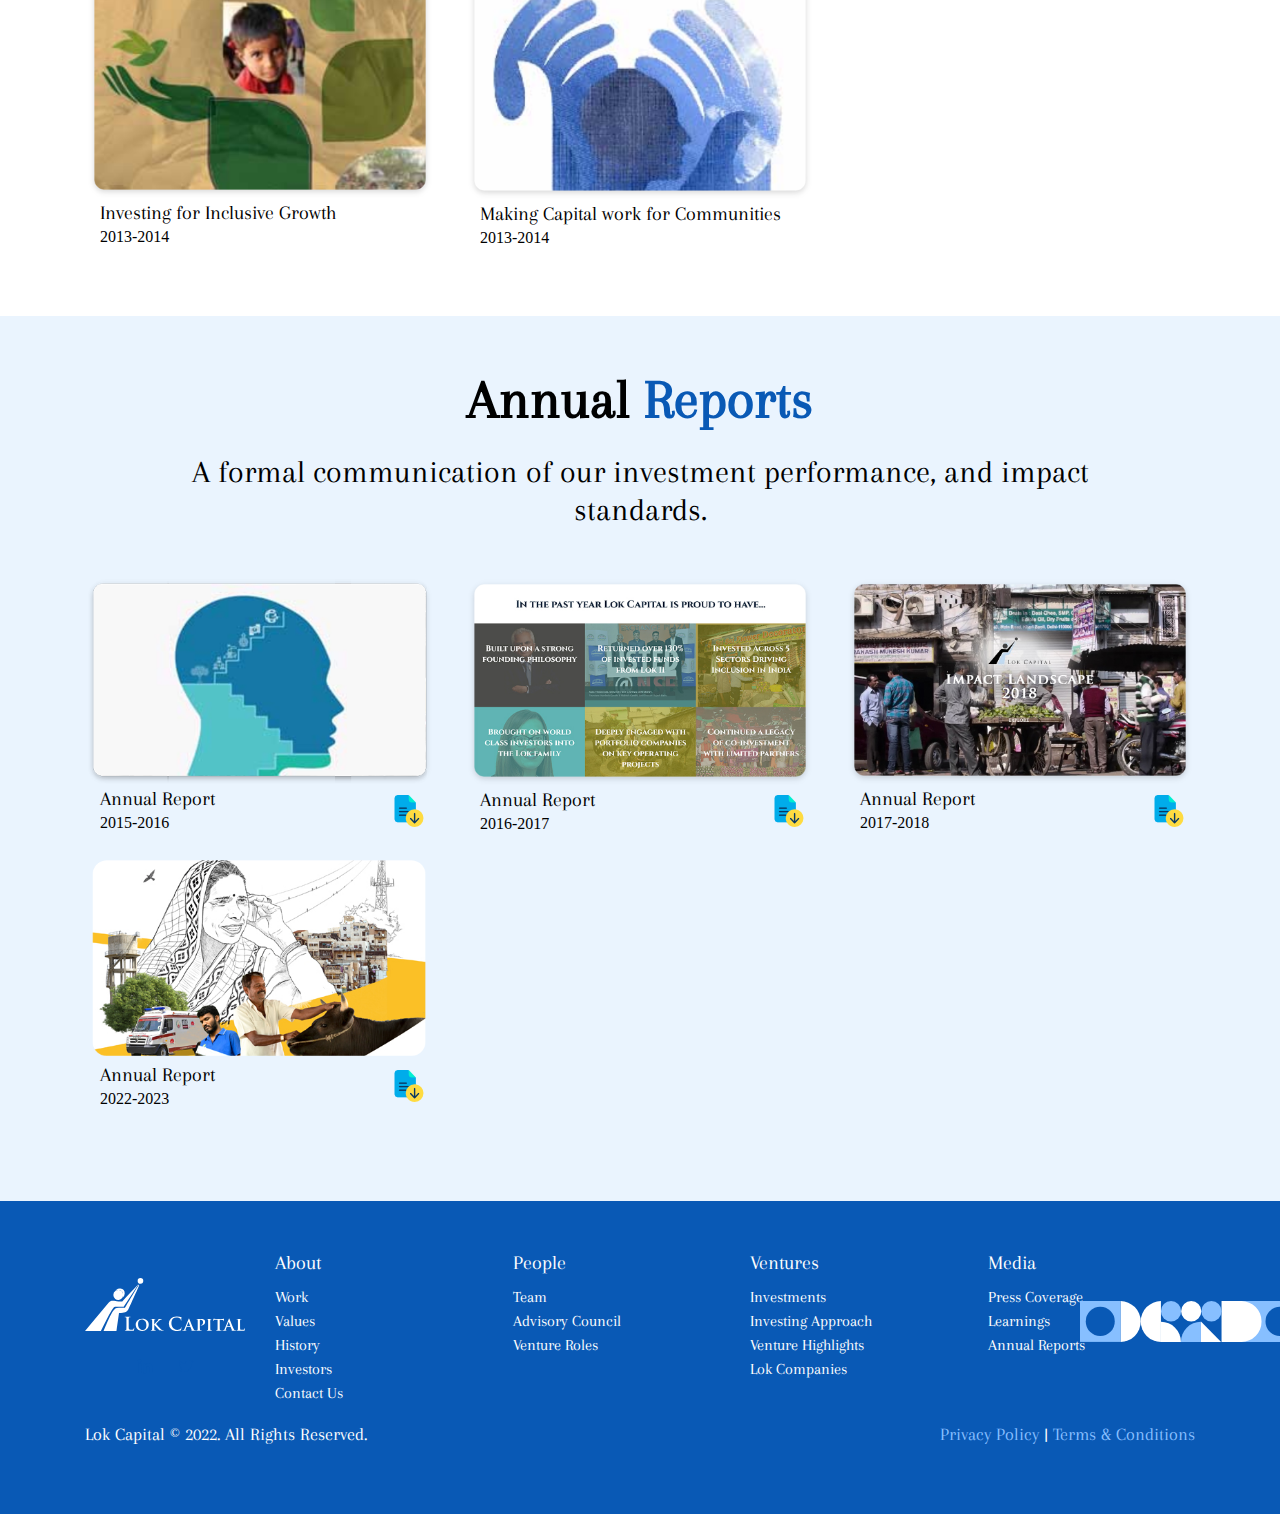
<file: media.html>
<!DOCTYPE html>
<html>
<head>
	<meta charset="utf-8">
	<meta name="viewport" content="width=device-width, initial-scale=1">
	<title>Lok Capital - Home</title>
	<!-- Latest compiled and minified CSS -->

	<link rel="preconnect" href="https://fonts.googleapis.com">
	<link rel="preconnect" href="https://fonts.gstatic.com" crossorigin>
	<!-- <link href="https://fonts.googleapis.com/css2?family=Open+Sans:ital,wght@0,300;0,400;0,500;0,600;0,700;1,300;1,400;1,500;1,600;1,700&family=Vidaloka&display=swap" rel="stylesheet"> -->
	<link href="https://fonts.googleapis.com/css2?family=Arapey:ital@0;1&display=swap" rel="stylesheet">
	<link rel="icon" type="image/x-icon" href="assets/img/favicon.png">
	
	<link rel="stylesheet" href="assets/vendors/bootstrap/css/bootstrap.min.css">
	<link rel="stylesheet" type="text/css" href="assets/css/custom.css">

	<style type="text/css">
		.modal-dialog {
	      max-width: 800px;
	      margin: 30px auto;
	  }



	.modal-body {
	  position:relative;
	  padding:0px;
	}
	.close {
	  position:absolute;
	  right:-30px;
	  top:0;
	  z-index:999;
	  font-size:2rem;
	  font-weight: normal;
	  color:#fff;
	  opacity:1;
	}
	button.close{background: #fff;padding: 5px;}
	button.close:focus, button.close:active{outline: none;}
	.close{color: #052d5b;right: -28px;font-weight: 600;}
	</style>
	
</head>
<body>
	<header class="bluebg-header">
		<div class="container">
			<nav class="navbar navbar-dark navbar-expand-md">
			  <a class="navbar-brand" href="index.html">
			  	<img src="assets/img/lok-capital-white.svg" style="height:57px;">
			  </a>
			  <button class="navbar-toggler" type="button" data-toggle="collapse" data-target="#navbarCollapse" aria-controls="navbarCollapse" aria-expanded="false" aria-label="Toggle navigation">
			    <span class="navbar-toggler-icon"></span>
			  </button>
			  <div class="collapse navbar-collapse" id="navbarCollapse">
			    <ul class="navbar-nav ml-auto">
			      <li class="nav-item">
			        <a class="nav-link" href="index.html">Home</a>
			      </li>
			      <li class="nav-item">
			        <a class="nav-link" href="about.html">About</a>
			      </li>
			      <li class="nav-item">
			        <a class="nav-link" href="people.html">People</a>
			      </li>
			      <li class="nav-item">
			        <a class="nav-link" href="ventures.html">Ventures</a>
			      </li>
			      <li class="nav-item active">
			        <a class="nav-link" href="media.html">Media</a>
			      </li>
			      <li class="nav-item">
			        <a class="nav-link" href="contact-us.html">Contact Us</a>
			      </li>
			      <li class="nav-item socialmdlinks">
			      	<a href="https://www.linkedin.com/company/14557354/admin/" title="Linkedin"><img src="assets/img/linkedin-white.svg"></a>
			      	<a href="https://twitter.com/lokcapital" title="Twitter"><img src="assets/img/twitter-white.svg"></a>
			      </li>
			    </ul>
			  </div>
			</nav>
		</div>
	</header>
	<main>
		<section class="media-header" id="press_coverage">
			<div class="container">
				<div class="row">
					<div class="col-md-1"></div>
					<div class="col-md-10 text-center">
						<h1 class="mainheadingbluebg">Press <span>Coverage</span></h1>
						<h3 class="mainsubheading whitetxt mb-4">Lok in the news.</h3>
					</div>
					<div class="col-md-1"></div>
				</div>
				<div class="coverages-list mt-3">
					<div class="row">
						<div class="col-md-6">
							<div class="cover-white-bg">
								<div class="row">
									<div class="col-md-5">
										<img src="assets/img/media-cover-img-1.png" class="img-fluid">
									</div>
									<div class="col-md-7">
										<h4>10 years of Lok Capital, Dec 2016</h4>
										<div class="text-right"><a href="#" class="play-icon video-btn" data-toggle="modal" data-src="https://www.youtube.com/embed/RH-mKXgfeh8" data-target="#myModal"><img src="assets/img/play-icon.svg"></a></div>
									</div>
								</div>
							</div>
						</div>
						<div class="col-md-6">
							<div class="cover-white-bg">
								<div class="row">
									<div class="col-md-5">
										<img src="assets/img/media-cover-img-2.png" class="img-fluid">
									</div>
									<div class="col-md-7">
										<h4>1st close of Lok III at $40.5 MN, Managing Director, Apr 2016</h4>
										<div class="text-right"><a href="#" class="play-icon video-btn" data-toggle="modal" data-src="https://player.vimeo.com/video/189649338" data-target="#myModal"><img src="assets/img/play-icon.svg"></a></div>
									</div>
								</div>
							</div>
						</div>
					</div>
					
					<div class="row">
						<div class="col-md-6">
							<div class="cover-white-bg">
								<div class="row">
									<div class="col-md-5">
										<img src="assets/img/media-cover-img-3.png" class="img-fluid">
									</div>
									<div class="col-md-7">
										<h4>A decade of Impact Investing, Feb 2016</h4>
										<div class="text-right"><a href="#" class="play-icon video-btn" data-toggle="modal" data-src="https://player.vimeo.com/video/156837102" data-target="#myModal"><img src="assets/img/play-icon.svg"></a></div>
									</div>
								</div>
							</div>
						</div>
						<div class="col-md-6">
							<div class="cover-white-bg">
								<div class="row">
									<div class="col-md-5">
										<img src="assets/img/media-cover-img-4.png" class="img-fluid">
									</div>
									<div class="col-md-7">
										<h4>About Lok Capital, Apr 2013</h4>
										<div class="text-right"><a href="#" class="play-icon video-btn" data-toggle="modal" data-src="https://www.youtube.com/embed/akFmLvmnSX4?rel=0" data-target="#myModal"><img src="assets/img/play-icon.svg"></a></div>
									</div>
								</div>
							</div>
						</div>
					</div>

					<div class="row">
						<div class="col-md-6">
							<div class="cover-white-bg">
								<div class="row">
									<div class="col-md-5">
										<img src="assets/img/media-cover-img-5.png" class="img-fluid">
									</div>
									<div class="col-md-7">
										<h4>Coverage of Portfolio Companies –Rural Shores and Drishti, Apr 2013</h4>
										<div class="text-right"><a href="#" class="play-icon video-btn" data-toggle="modal" data-src="https://www.youtube.com/embed/XKZ3LTMseoA?rel=0" data-target="#myModal"><img src="assets/img/play-icon.svg"></a></div>
									</div>
								</div>
							</div>
						</div>
						<div class="col-md-6">
							<div class="cover-white-bg">
								<div class="row">
									<div class="col-md-5">
										<img src="assets/img/media-cover-img-6.png" class="img-fluid">
									</div>
									<div class="col-md-7">
										<h4>Veritas Finance raises Rs. 120 crore in Series B round from CDC, Lok Capital- The Hindu Business Line</h4>
										<div class="text-right"><a href="#" class="play-icon video-btn" data-toggle="modal" data-src="http://www.thehindubusinessline.com/money-and-banking/veritas-finance-raises-120-crore-in-series-b-round-from-cdc-lok-capital/article9992499.ece" data-target="#myModal"><img src="assets/img/play-icon.svg"></a></div>
									</div>
								</div>
							</div>
						</div>
					</div>

					<div class="row">
						<div class="col-md-6">
							<div class="cover-white-bg">
								<div class="row">
									<div class="col-md-5">
										<img src="assets/img/media-cover-img-7.jpg" class="img-fluid">
									</div>
									<div class="col-md-7">
										<h4>Lok Capital joins the diabetes battle by injecting funds into Dr Mohan’s- The Hindu Business Line</h4>
										<div class="text-right"><a href="#" class="play-icon video-btn" data-toggle="modal" data-src="http://www.thehindubusinessline.com/specials/emerging-entrepreneurs/lok-capital-joins-the-diabetes-battle-by-injecting-funds-into-dr-mohans/article9825494.ece" data-target="#myModal"><img src="assets/img/play-icon.svg"></a></div>
									</div>
								</div>
							</div>
						</div>
						<div class="col-md-6">
							<div class="cover-white-bg">
								<div class="row">
									<div class="col-md-5">
										<img src="assets/img/media-cover-img-8.jpg" class="img-fluid">
									</div>
									<div class="col-md-7">
										<h4>Despite 50 exits in the last 7 years, how India’s impact investors are scaling up the fund pool-  The Economic Times </h4>
										<div class="text-right"><a href="#" class="play-icon video-btn" data-toggle="modal" data-src="https://economictimes.indiatimes.com/small-biz/startups/features/despite-50-exits-in-the-last-7-years-how-indias-impact-investors-are-scaling-up-the-fund-pool/articleshow/61971172.cms" data-target="#myModal"><img src="assets/img/play-icon.svg"></a></div>
									</div>
								</div>
							</div>
						</div>
					</div>

					<div class="row">
						<div class="col-md-6">
							<div class="cover-white-bg">
								<div class="row">
									<div class="col-md-5">
										<img src="assets/img/media-cover-img-9.jpg" class="img-fluid">
									</div>
									<div class="col-md-7">
										<h4>Impact investor Lok Capital deploys 60% of Fund III- The Economic Times  </h4>
										<div class="text-right"><a href="#" class="play-icon video-btn" data-toggle="modal" data-src="https://economictimes.indiatimes.com/small-biz/startups/newsbuzz/impact-investor-lok-capital-deploys-60-of-fund-iii/articleshow/61844041.cms" data-target="#myModal"><img src="assets/img/play-icon.svg"></a></div>
									</div>
								</div>
							</div>
						</div>
						<div class="col-md-6">
							<div class="cover-white-bg">
								<div class="row">
									<div class="col-md-5">
										<img src="assets/img/media-cover-img-10.jpg" class="img-fluid">
									</div>
									<div class="col-md-7">
										<h4>Investors commit $90 million in Lok Capital's third fund- Business Standard</h4>
										<div class="text-right"><a href="#" class="play-icon video-btn" data-toggle="modal" data-src="http://www.business-standard.com/article/markets/investors-commit-90-million-in-lok-capital-s-third-fund-117081600506_1.html" data-target="#myModal"><img src="assets/img/play-icon.svg"></a></div>
									</div>
								</div>
							</div>
						</div>
					</div>

					<div class="row">
						<div class="col-md-6">
							<div class="cover-white-bg">
								<div class="row">
									<div class="col-md-5">
										<img src="assets/img/media-cover-img-11.jpg" class="img-fluid">
									</div>
									<div class="col-md-7">
										<h4>Lok Capital returns $65 million to investors- Mint</h4>
										<div class="text-right"><a href="#" class="play-icon video-btn" data-toggle="modal" data-src="http://www.livemint.com/Companies/eVzIlgakZBH4TybhclGq8O/Lok-Capital-returns-65-million-to-investors.html" data-target="#myModal"><img src="assets/img/play-icon.svg"></a></div>
									</div>
								</div>
							</div>
						</div>
						<div class="col-md-6">
							<div class="cover-white-bg">
								<div class="row">
									<div class="col-md-5">
										<img src="assets/img/media-cover-img-12.jpg" class="img-fluid">
									</div>
									<div class="col-md-7">
										<h4>Ummeed Housing Finance secures $5.6M from Lok Capital & Duane Park- The Economic Times</h4>
										<div class="text-right"><a href="#" class="play-icon video-btn" data-toggle="modal" data-src="https://tech.economictimes.indiatimes.com/news/startups/ummeed-housing-finance-secures-5-6m-from-lok-capital-duane-park/58783523" data-target="#myModal"><img src="assets/img/play-icon.svg"></a></div>
									</div>
								</div>
							</div>
						</div>
					</div>
				</div>
			</div>
		</section>
		<section class="learnings"  id="learnings">
			<div class="shapebg"><img src="assets/img/learning-shape-bg.svg"></div>
			<div class="container">
				<div class="row">
					
					<div class="col-md-12 text-center ">
						<h1 class="mainheading mt-0">Learnings<!-- <span>Learnings</span> --></h1>
						<h3 class="mainsubheading mb-4 color000">Some (hypo)theses and research — both external and from the team at Lok Capital — covering a sector, <span>science or society</span>.</h3>
					</div>
					
				</div>
				<div class="learning-list mt-4">
					 <div class="row">
					 	<div class="col-md-4">
					 		<a href="#">
					 			<div class="imgwrap"><img src="assets/img/learnings-img-1.png" class="img-fluid"></div>
					 			<h5>Investing for Inclusive Growth</h5>
					 			<p>2013-2014</p>
					 		</a>
					 	</div>
					 	<div class="col-md-4">
					 		<a href="#">
					 			<div class="imgwrap"><img src="assets/img/learnings-img-2.png" class="img-fluid"></div>
						 		<h5>Making Capital work for Communities</h5>
						 		<p>2013-2014</p>
					 		</a>
					 	</div>
					 	<!-- <div class="col-md-4">
					 		<a href="#">
					 			<div class="imgwrap"><img src="assets/img/learnings-img-3.png" class="img-fluid"></div>
						 		<h5>Annual Report</h5>
						 		<p>2015 -2016</p>
					 		</a>
					 	</div> -->
					 </div>
					 <!-- <div class="row">
					 	<div class="col-md-4">
					 		<a href="#">
					 			<div class="imgwrap"><img src="assets/img/learnings-img-4.png" class="img-fluid"></div>
						 		<h5>Annual Report</h5>
						 		<p>2015 -2016</p>
					 		</a>
					 	</div>
					 	<div class="col-md-4">
					 		<a href="#">
					 			<div class="imgwrap"><img src="assets/img/learnings-img-5.png" class="img-fluid"></div>
						 		<h5>Annual Report</h5>
						 		<p>2015 -2016</p>
					 		</a>
					 	</div>
					 </div> -->
				</div>
			</div>
		</section>

		<!-- <section class="learnings" style="background: #F8F8F8;" id="thesis">
			
			<div class="container">
				<div class="row">
					
					<div class="col-md-12 text-center">
						<h1 class="mainheading mt-0">Theses</h1>
						<h3 class="mainsubheading mb-4 color000">Knowledge bases to serve as good starting points for our understanding into areas <span>we think are interesting &amp; impactful.</span></h3>
					</div>
					
				</div>
				<div class="learning-list mt-4">
					 <div class="row">
					 	<div class="col-md-4">
					 		<a href="#">
					 			<div class="imgwrap"><img src="assets/img/learnings-img-1.png" class="img-fluid"></div>
					 			<h5>Investing for Inclusive Growth</h5>
					 			<p>2013-2014</p>
					 		</a>
					 	</div>
					 	<div class="col-md-4">
					 		<a href="#">
					 			<div class="imgwrap"><img src="assets/img/learnings-img-2.png" class="img-fluid"></div>
						 		<h5>Making Capital work for Communities</h5>
						 		<p>2013-2014</p>
					 		</a>
					 	</div>
					 </div>
				</div>
			</div>
		</section> -->

		<!-- <section class="techpodcast bluebg" id="goodrich_podcast">
			<div class="container">
				<div class="row h-100 justify-content-center align-items-center">
					<div class="col-md-5 reveal fade-left">
						<h1 class="mainheadingbluebg"><span>Lok</span> #goodtech Podcast</h1>
						<p class="whitetxt text-justify">The purpose of growth is often lost in the achievement of it. This is a unique, impact-focussed platform for founders and teams to showcase their impact on society, and their intent to create more.</p>						
					</div>
					<div class="col-md-7">
						<div class="podcast-list">
							<div id="carouselExampleIndicators" class="carousel slide" data-ride="carousel" data-interval="false">								  
								  <div class="carousel-inner">
								    <div class="carousel-item active">
								      <ul>
								      	<li>
								      		<div class="row h-100 justify-content-center align-items-center">
								      			<div class="col-md-3 text-center">
								      				<div class="imgwrap"><img src="assets/img/tech-podcast-img-1.png" class="img-fluid"></div>
								      			</div>
								      			<div class="col-md-9">
								      				<h5>labore dolore magna aliqua</h5>
					 								<p class="text-justify pr-md-5">Lorem Ipsum is simply dummy text of the printing and typesetting industry. Lorem Ipsum has been the industry's standard dummy text ever since the 1500s</p>
								      			</div>
								      		</div>
					 					</li>
					 					<li>
								      		<div class="row h-100 justify-content-center align-items-center">
								      			<div class="col-md-3 text-center">
								      				<div class="imgwrap"><img src="assets/img/tech-podcast-img-2.png" class="img-fluid"></div>
								      			</div>
								      			<div class="col-md-9">
								      				<h5>labore dolore magna aliqua</h5>
					 								<p class="text-justify pr-md-5">Lorem Ipsum is simply dummy text of the printing and typesetting industry. Lorem Ipsum has been the industry's standard dummy text ever since the 1500s</p>
								      			</div>
								      		</div>
					 					</li>
					 					<li>
								      		<div class="row h-100 justify-content-center align-items-center">
								      			<div class="col-md-3 text-center">
								      				<div class="imgwrap"><img src="assets/img/tech-podcast-img-3.png" class="img-fluid"></div>
								      			</div>
								      			<div class="col-md-9">
								      				<h5>labore dolore magna aliqua</h5>
					 								<p class="text-justify pr-md-5">Lorem Ipsum is simply dummy text of the printing and typesetting industry. Lorem Ipsum has been the industry's standard dummy text ever since the 1500s</p>
								      			</div>
								      		</div>
					 					</li>
								      </ul>								      
								    </div>
								    <div class="carousel-item">
								      <ul>
								      	<li>
								      		<div class="row h-100 justify-content-center align-items-center">
								      			<div class="col-md-3 text-center">
								      				<div class="imgwrap"><img src="assets/img/tech-podcast-img-4.png" class="img-fluid"></div>
								      			</div>
								      			<div class="col-md-9">
								      				<h5>labore dolore magna aliqua</h5>
					 								<p class="text-justify pr-md-5">Lorem Ipsum is simply dummy text of the printing and typesetting industry. Lorem Ipsum has been the industry's standard dummy text ever since the 1500s</p>
								      			</div>
								      		</div>
					 					</li>
					 					<li>
								      		<div class="row h-100 justify-content-center align-items-center">
								      			<div class="col-md-3 text-center">
								      				<div class="imgwrap"><img src="assets/img/tech-podcast-img-5.png" class="img-fluid"></div>
								      			</div>
								      			<div class="col-md-9">
								      				<h5>labore dolore magna aliqua</h5>
					 								<p class="text-justify pr-md-5">Lorem Ipsum is simply dummy text of the printing and typesetting industry. Lorem Ipsum has been the industry's standard dummy text ever since the 1500s</p>
								      			</div>
								      		</div>
					 					</li>
					 					<li>
					 						<div class="row h-100 justify-content-center align-items-center">
								      			<div class="col-md-3 text-center">
								      				<div class="imgwrap"><img src="assets/img/tech-podcast-img-6.png" class="img-fluid"></div>
								      			</div>
								      			<div class="col-md-9">
								      				<h5>labore dolore magna aliqua</h5>
					 								<p class="text-justify pr-md-5">Lorem Ipsum is simply dummy text of the printing and typesetting industry. Lorem Ipsum has been the industry's standard dummy text ever since the 1500s</p>
								      			</div>
								      		</div>
					 					</li>
								      </ul>
									  </div>
								   
								  </div>
								  <ol class="carousel-indicators">
								    <li data-target="#carouselExampleIndicators" data-slide-to="0" class="active"></li>
								    <li data-target="#carouselExampleIndicators" data-slide-to="1"></li>
								   
								  </ol>
								  <a class="carousel-control-prev" href="#carouselExampleIndicators" role="button" data-slide="prev">
								    <span class="carousel-control-prev-icon" aria-hidden="true"></span>
								    <span class="sr-only">Previous</span>
								  </a>
								  <a class="carousel-control-next" href="#carouselExampleIndicators" role="button" data-slide="next">
								    <span class="carousel-control-next-icon" aria-hidden="true"></span>
								    <span class="sr-only">Next</span>
								  </a>
							</div>
						</div>
					</div>
				</div>
			</div>
		</section> -->
		<section class="annual-reports light-blue-bg" id="annual_reports">
			<div class="container">
				<div class="row">
					<div class="col-md-1"></div>
					<div class="col-md-10 text-center">
						<h1 class="mainheading mt-0">Annual <span>Reports</span></h1>
						<h3 class="mainsubheading mb-4 color000">A formal communication of our investment performance, and impact standards.</h3>
					</div>
					<div class="col-md-1"></div>
				</div>
				<div class="reports-list mt-4 mb-4">
					 <div class="row">
					 	<!-- <div class="col-md-4">
					 		<div class="imgwrap"><img src="assets/img/learnings-img-1.png" class="img-fluid"></div>
					 		<div class="contentw">
					 			<h5>Investing for Inclusive Growth</h5>
					 			<p>2013-2014</p>
					 		</div>
					 		<div class="pdfdownload"><a href="https://www.lokcapital.com/media/1185/lok_spm_report-2013_2014.pdf" target="_blank"><img src="assets/img/download-pdf.png"></a></div>
					 	</div>
					 	<div class="col-md-4">
					 		<div class="imgwrap"><img src="assets/img/learnings-img-2.png" class="img-fluid"></div>
					 		<div class="contentw">
					 			<h5>Making Capital work for Communities</h5>
					 			<p>2014-2015</p>
					 		</div>
					 		<div class="pdfdownload"><a href="https://www.lokcapital.com/media/1186/lok_spm_report-2014_2015.pdf" target="_blank"><img src="assets/img/download-pdf.png"></a></div>
					 	</div> -->
					 	<div class="col-md-4">
					 		<div class="imgwrap"><img src="assets/img/learnings-img-3.png" class="img-fluid"></div>
					 		<div class="contentw">
					 			<h5>Annual Report</h5>
					 			<p>2015-2016</p>
					 		</div>
					 		<div class="pdfdownload"><a href="http://annualreport.lokcapital.com/" target="_blank"><img src="assets/img/download-pdf.png"></a></div>
					 	</div>
						 <div class="col-md-4">
							<div class="imgwrap"><img src="assets/img/learnings-img-4.png" class="img-fluid"></div>
							<div class="contentw">
								<h5>Annual Report</h5>
								<p>2016-2017</p>
							</div>
							<div class="pdfdownload"><a href="http://annualreport2017.lokcapital.com/" target="_blank"><img src="assets/img/download-pdf.png"></a></div>
						</div>
						<div class="col-md-4">
							<div class="imgwrap"><img src="assets/img/learnings-img-5.png" class="img-fluid"></div>
							<div class="contentw">
								<h5>Annual Report</h5>
								<p>2017-2018</p>
							</div>
							<div class="pdfdownload"><a href="http://impactreport2018.lokcapital.com/" target="_blank"><img src="assets/img/download-pdf.png"></a></div>
						</div>
						<div class="col-md-4">
							<div class="imgwrap"><img src="assets/img/learnings-img-6.png" class="img-fluid"></div>
							<div class="contentw">
								<h5>Annual Report</h5>
								<p>2022-2023</p>
							</div>
							<div class="pdfdownload"><a href="assets/doc/Lok Capital 2023 Impact Report - Footprints.pdf" target="_blank"><img src="assets/img/download-pdf.png"></a></div>
						</div>
					 </div>
					 <!-- <div class="row">
					 	
					 </div> -->
				</div>
			</div>
		</section>
	</main>
	<footer class="footer">
		<div class="container">
		  <div class="row h-100 justify-content-center align-items-center">
			  <div class="col-md-2">
				  <div class="f-logo">
					<a href="index.html"><img src="assets/img/lok-capital-white.svg" class="img-fluid"></a>
				  </div>
				  <ul class="f-sociallink">
					   	<li><a href="https://www.linkedin.com/company/14557354/admin/"><img src="assets/img/linkedin.svg"></a></li>
			    		<li class="mr-0"><a href="https://twitter.com/lokcapital"><img src="assets/img/twitter.svg"></a></li>
				  </ul>
			  </div>
			  <div class="col-md-10">
				  <div class="row">
					  <div class="col-md-3">
						  <h3 class="f-title"><a href="about.html">About</a></h3>
						  <ul class="f-links">
							<li><a href="about.html">Work</a>
								<li><a href="about.html#our_values">Values</a>
								<li><a href="about.html#our_story">History</a>
								<li><a href="about.html#investors">Investors</a>
								<li><a href="contact-us.html">Contact Us</a></li>
						</ul>
					  </div>
					  <div class="col-md-3">
						  <h3 class="f-title"><a href="people.html">People</a></h3>
						  <ul class="f-links">
							<li><a href="people.html">Team</a></li>
		    					<li><a href="people.html#advisory_council">Advisory Council</a></li>
		    					<li><a href="people.html#portfolio_roles">Venture Roles</a></li>
		    					<!-- <li><a href="people.html#lok_felloship">Fellowships</a></li> -->
						</ul>
					  </div>
					  <div class="col-md-3">
						<h3 class="f-title"><a href="ventures.html">Ventures</a></h3>
						<ul class="f-links">
							<li><a href="ventures.html#our_process">Investments</a></li>
		    					<li><a href="ventures.html#our_approach">Investing Approach</a>
		    					<li><a href="ventures.html#our_highlights">Venture Highlights</a></li>
								<li><a href="ventures.html#ventures">Lok Companies</a></li>
						</ul>
					  </div>
					  <div class="col-md-3">
						<h3 class="f-title"><a href="media.html">Media</a></h3>
						<ul class="f-links">
							<li><a href="media.html#press_coverage">Press Coverage</a></li>
							<li><a href="media.html#learnings">Learnings</a></li>
							<!-- <li><a href="media.html#thesis">Theses</a></li> -->
							<!--<li><a href="media.html#goodrich_podcast">Goodtech Podcast</a></li>-->
							<li><a href="media.html#annual_reports">Annual Reports</a></li>
						</ul>
					  </div>
				  </div>
			  </div>
		  </div>
		  <div class="row h-100 justify-content-center align-items-center">
			  	<div class="col-md-6">
				  <div class="copyright">
						<p class="mt-3">Lok Capital &copy; 2022. All Rights Reserved.</p>
				  </div>
			  	</div>
			  	<div class="col-md-6 privacy">
			  		<p class="mt-3"><a href="assets/doc/(LOK_IT_25)privacy_policy.pdf" target="_blank">Privacy Policy</a> <span class="whitetxt">|</span> <a href="">Terms & Conditions</a></p>
			  </div>
			</div>
		</div>
		<div class="footer-bg-img">
			<img src="assets/img/footerbg.svg">
		</div>
	  </footer>
	  <a id="back2Top" title="Back to top" href="#">&#10148;</a>

	  	<!-- Modal -->
		<div class="modal fade" id="myModal" tabindex="-1" role="dialog" aria-labelledby="exampleModalLabel" aria-hidden="true">
		  <div class="modal-dialog" role="document">
		    <div class="modal-content">

		      
		      <div class="modal-body">

		       <button type="button" class="close" data-dismiss="modal" aria-label="Close">
		          <span aria-hidden="true">&times;</span>
		        </button>        
		        <!-- 16:9 aspect ratio -->
		<div class="embed-responsive embed-responsive-16by9">
		  <iframe class="embed-responsive-item" src="" id="video"  allowscriptaccess="always" allow="autoplay"></iframe>
		</div>
		        
		        
		      </div>

		    </div>
		  </div>
		</div> 

	<!-- jQuery library -->
	<script src="assets/vendors/jquery/jquery.min.js"></script>
	<!-- Popper JS -->
	<script src="assets/vendors/bootstrap/js/popper.min.js"></script>
	<!-- Latest compiled JavaScript -->
	<script src="assets/vendors/bootstrap/js/bootstrap.min.js"></script>
	<script type="text/javascript">
		$(document).ready(function(){
			/*Scroll to top when arrow up clicked BEGIN*/
			$(window).scroll(function() {
			    var height = $(window).scrollTop();
			    if (height > 100) {
			        $('#back2Top').fadeIn();
			    } else {
			        $('#back2Top').fadeOut();
			    }
			});
			$(document).ready(function() {
			    $("#back2Top").click(function(event) {
			        event.preventDefault();
			        $("html, body").animate({ scrollTop: 0 }, "slow");
			        return false;
			    });

			});

			function reveal() {
		  var reveals = document.querySelectorAll(".reveal");

		  for (var i = 0; i < reveals.length; i++) {
		    var windowHeight = window.innerHeight;
		    var elementTop = reveals[i].getBoundingClientRect().top;
		    var elementVisible = 150;

		    if (elementTop < windowHeight - elementVisible) {
		      reveals[i].classList.add("active");
		    } else {
		      reveals[i].classList.remove("active");
		    }
		  }
		}

		window.addEventListener("scroll", reveal);

		//Video

		// Gets the video src from the data-src on each button

		var $videoSrc;  
		$('.video-btn').click(function() {
		    $videoSrc = $(this).data( "src" );
		});
		console.log($videoSrc);

		  
		  
		// when the modal is opened autoplay it  
		$('#myModal').on('shown.bs.modal', function (e) {
		    
		// set the video src to autoplay and not to show related video. Youtube related video is like a box of chocolates... you never know what you're gonna get
		$("#video").attr('src',$videoSrc + "?autoplay=1&amp;modestbranding=1&amp;showinfo=0" ); 
		})
		  


		// stop playing the youtube video when I close the modal
		$('#myModal').on('hide.bs.modal', function (e) {
		    // a poor man's stop video
		    $("#video").attr('src',$videoSrc); 
		})
		})
	</script>
</body>
</html>
</file>
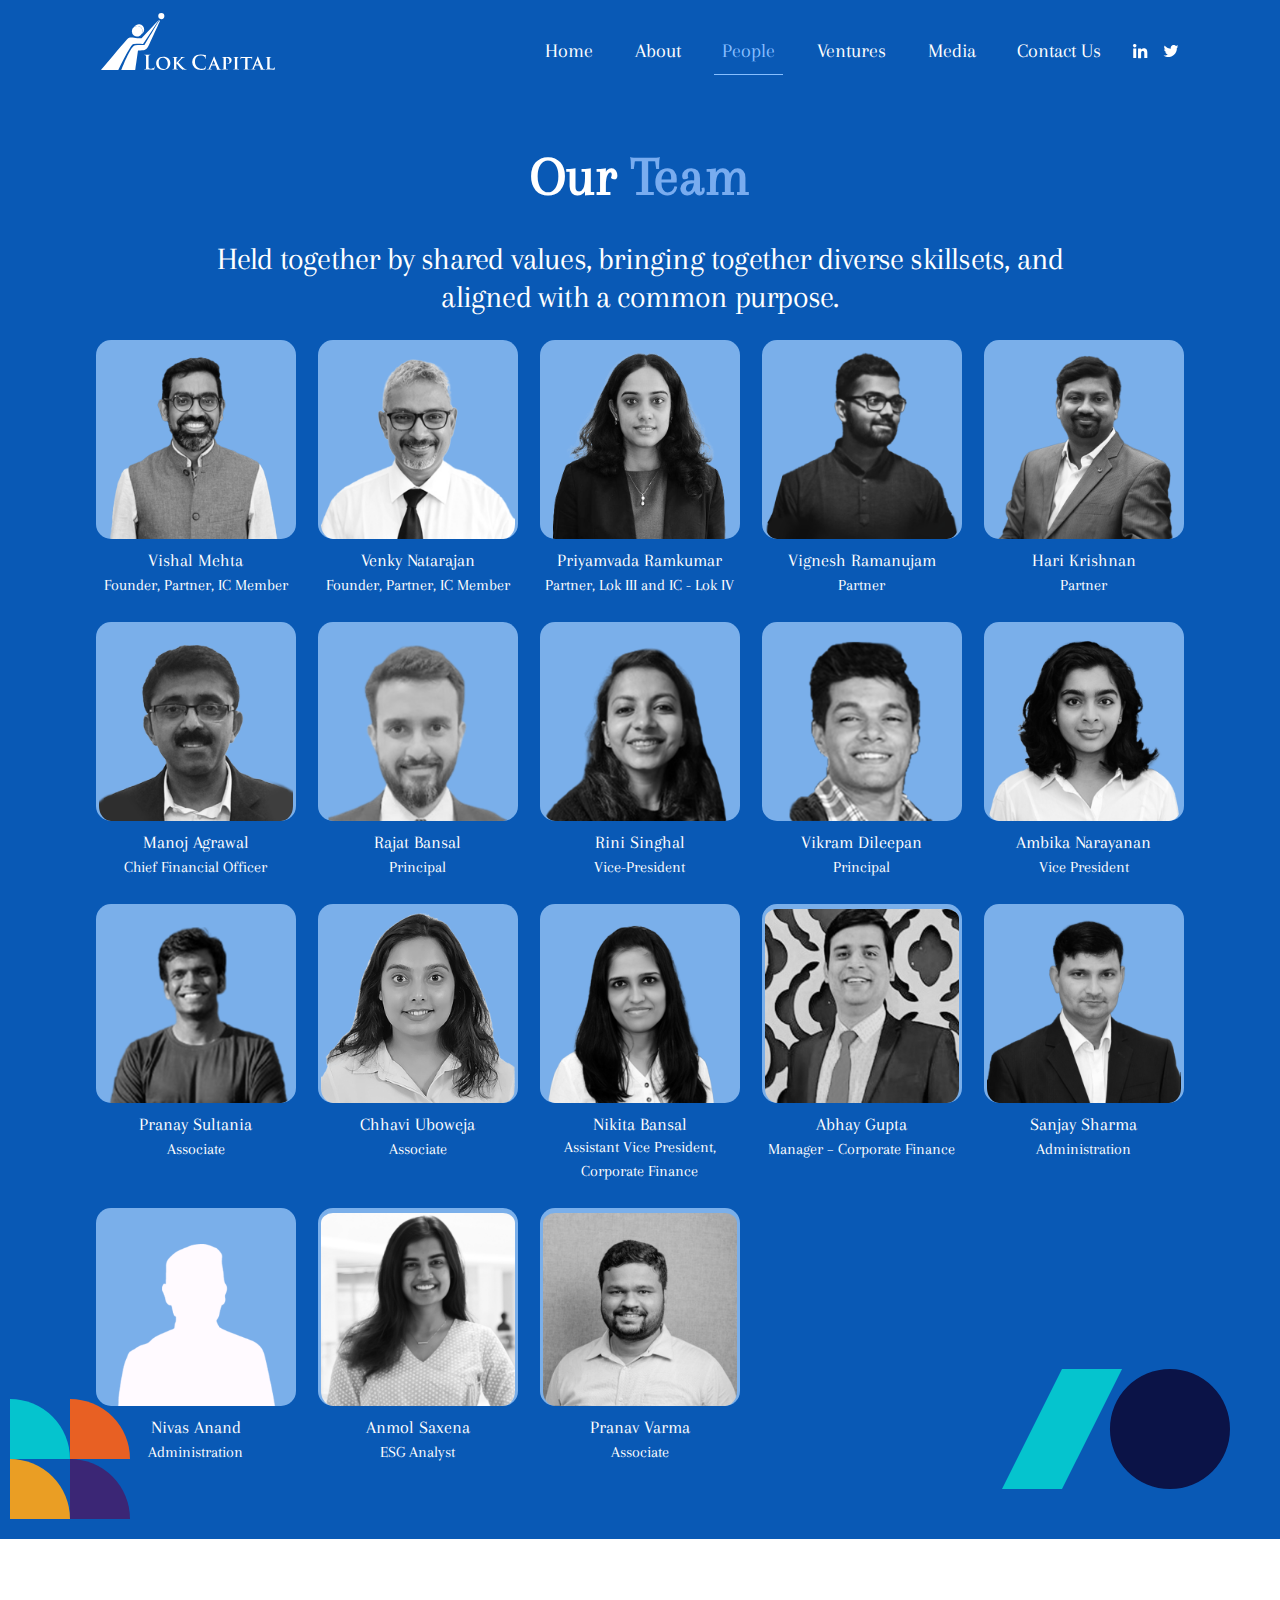
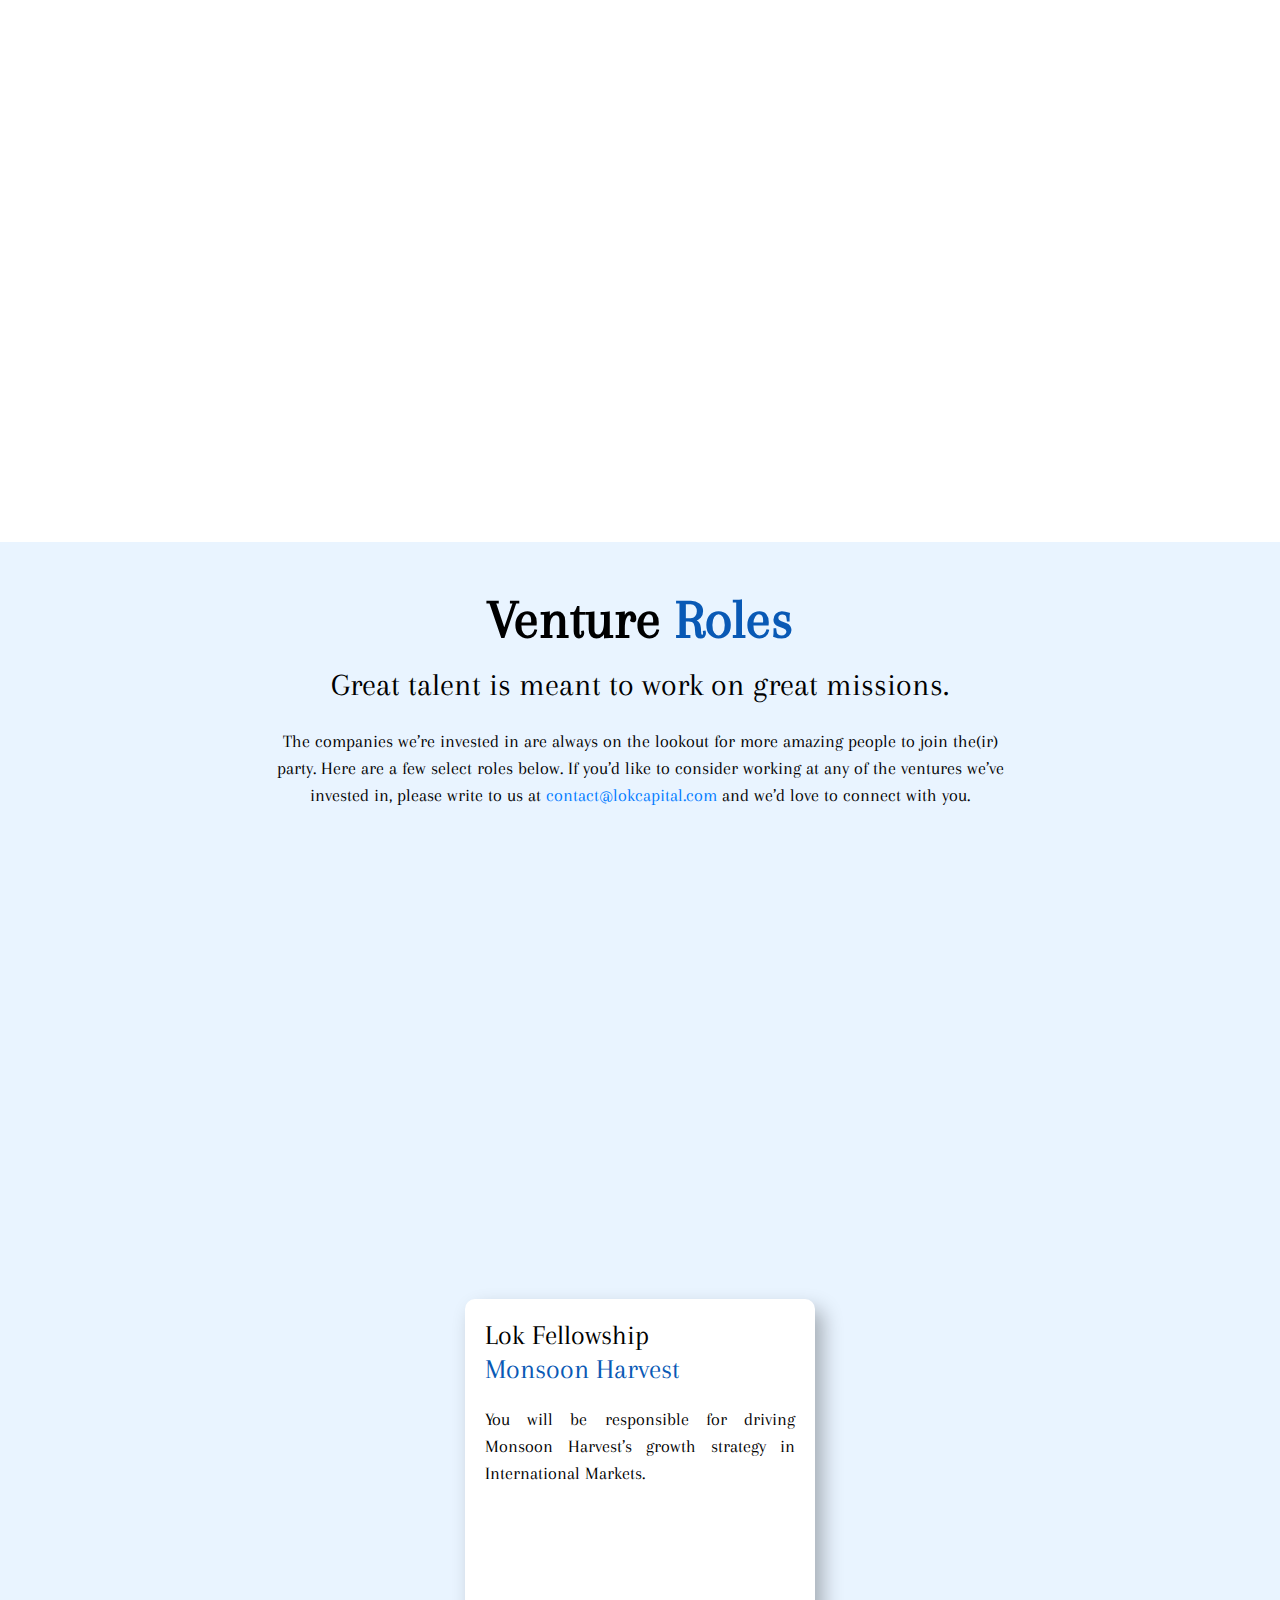
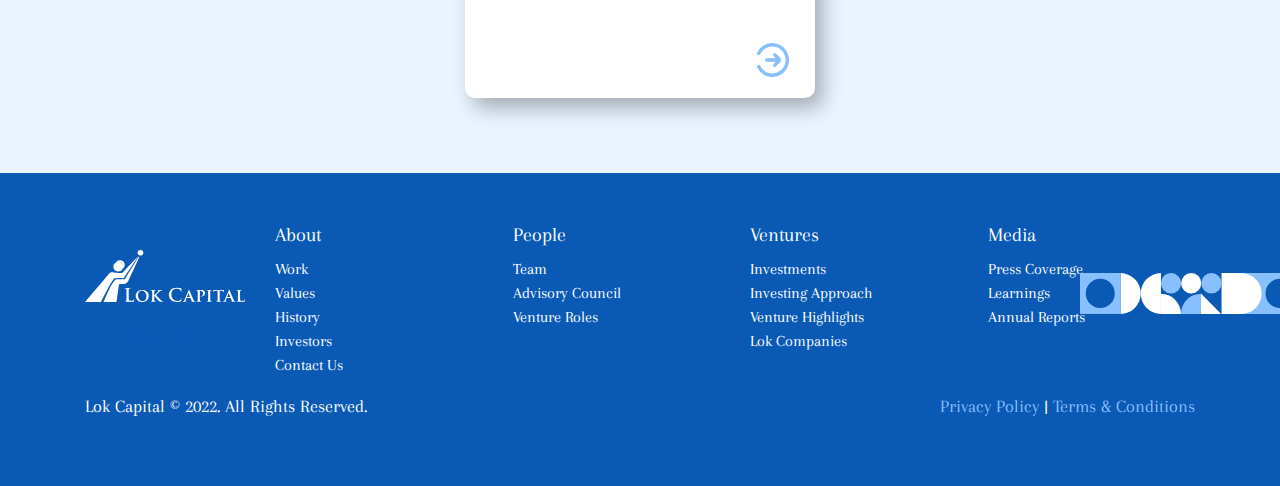
<file: people.html>
<!DOCTYPE html>
<html>
<head>
	<meta charset="utf-8">
	<meta name="viewport" content="width=device-width, initial-scale=1">
	<title>Lok Capital - People</title>
	<!-- Latest compiled and minified CSS -->

	<link rel="preconnect" href="https://fonts.googleapis.com">
	<link rel="preconnect" href="https://fonts.gstatic.com" crossorigin>
	<!-- <link href="https://fonts.googleapis.com/css2?family=Open+Sans:ital,wght@0,300;0,400;0,500;0,600;0,700;1,300;1,400;1,500;1,600;1,700&family=Vidaloka&display=swap" rel="stylesheet"> -->
	<link href="https://fonts.googleapis.com/css2?family=Arapey:ital@0;1&display=swap" rel="stylesheet">
	<link rel="icon" type="image/x-icon" href="assets/img/favicon.png">
	
	<link rel="stylesheet" href="assets/vendors/bootstrap/css/bootstrap.min.css">
	<link rel="stylesheet" type="text/css" href="assets/css/custom.css">
	<link rel='stylesheet' href='assets/vendors/magnific-popup/magnific-popup.css'>

</head>
<body>
	<header class="bluebg-header">
		<div class="container">
			<nav class="navbar navbar-dark navbar-expand-md">
			  <a class="navbar-brand" href="index.html">
			  	<img src="assets/img/lok-capital-white.svg" style="height:57px;">
			  </a>
			  <button class="navbar-toggler" type="button" data-toggle="collapse" data-target="#navbarCollapse" aria-controls="navbarCollapse" aria-expanded="false" aria-label="Toggle navigation">
			    <span class="navbar-toggler-icon"></span>
			  </button>
			  <div class="collapse navbar-collapse" id="navbarCollapse">
			    <ul class="navbar-nav ml-auto">
			      <li class="nav-item">
			        <a class="nav-link" href="index.html">Home</a>
			      </li>
			      <li class="nav-item">
			        <a class="nav-link" href="about.html">About</a>
			      </li>
			      <li class="nav-item active">
			        <a class="nav-link" href="people.html">People</a>
			      </li>
			      <li class="nav-item">
			        <a class="nav-link" href="ventures.html">Ventures</a>
			      </li>
			      <li class="nav-item">
			        <a class="nav-link" href="media.html">Media</a>
			      </li>
			      <li class="nav-item">
			        <a class="nav-link" href="contact-us.html">Contact Us</a>
			      </li>
			      <li class="nav-item socialmdlinks">
			      	<a href="https://www.linkedin.com/company/14557354/admin/" title="Linkedin"><img src="assets/img/linkedin-white.svg"></a>
			      	<a href="https://twitter.com/lokcapital" title="Twitter"><img src="assets/img/twitter-white.svg"></a>
			      </li>
			    </ul>
			  </div>
			</nav>
		</div>
	</header>
	<main>
		<section class="team-members">
			<!-- <div class="team-lftbg"></div>
			<div class="team-rghtbg"></div> -->
			<div class="container">
				<div class="row">
					<div class="col-md-12 text-center">
						<h1>Our <span>Team</span></h1>
						<h3 class="mainsubheadingbluebg mb-4 corevalues-tspacing-8">Held together by shared values, bringing together diverse skillsets, and aligned with a common purpose.</h3>
						<!-- <p class="mainparagraph">Held together by shared values, bringing together diverse skillsets, and aligned with a common purpose.</p> -->
					</div>
				</div>
				<div class="row">
					<div class="col-md-12">
						<ul class="expansion-grid">
						<li>
							<a class="popProj" href="#vishal-mehta">
						    	<div class="expansion-grid-switch">
						    		<div class="iser-radius blue-bg"><img src="assets/img/team/vishal-mehta.png" class="iser-pic"></div>
						    		<h3>Vishal Mehta</h3>
									<span class="roletxt">Founder, Partner, IC Member</span>
						    	</div>
						    </a>
					    </li>
					    <li>
					    	<a class="popProj" href="#venky-natarajan">
						      	<div class="expansion-grid-switch">
						      		<div class="iser-radius blue-bg"><img src="assets/img/team/venky-natarajan.png" class="iser-pic"></div>
									<h3>Venky Natarajan</h3>
									<span class="roletxt">Founder, Partner, IC Member</span>
						      	</div>
						    </a>
					    </li>
						<li>
					    	<a class="popProj" href="#priyamvada-ramkumar">
						      	<div class="expansion-grid-switch">
						      		<div class="iser-radius blue-bg"><img src="assets/img/team/priyamvada-ramkumar.png" class="iser-pic"></div>
									<h3>Priyamvada Ramkumar</h3>
									<span class="roletxt">Partner, Lok III and IC - Lok IV</span>
						      	</div>
						    </a>
					    </li>
					    <li>
					    	<a class="popProj" href="#vignesh-ramanujam">
						      	<div class="expansion-grid-switch">
						      		<div class="iser-radius blue-bg"><img src="assets/img/team/vignesh-ramanujam.png" class="iser-pic"></div>
									<h3>Vignesh Ramanujam</h3>
									<span class="roletxt">Partner</span>
						      	</div>
						    </a>
					    </li>
					    <li>
					    	<a class="popProj" href="#hari-krishnan">
						      	<div class="expansion-grid-switch">
						      		<div class="iser-radius blue-bg"><img src="assets/img/team/hari-krishnan.png" class="iser-pic"></div>
									<h3>Hari Krishnan</h3>
									<span class="roletxt">Partner</span>
						      	</div>
						    </a>
					    </li>
					    <li>
					    	<a class="popProj" href="#manoj-agrawal">
						      	<div class="expansion-grid-switch">
						      		<div class="iser-radius blue-bg"><img src="assets/img/team/manoj-agrawal.png" class="iser-pic"></div>
									<h3>Manoj Agrawal</h3>
									<span class="roletxt">Chief Financial Officer</span>
						      	</div>
						    </a>
					    </li>
						<li>
					    	<a class="popProj" href="#rajat-bansal">
						      	<div class="expansion-grid-switch">
						      		<div class="iser-radius blue-bg"><img src="assets/img/team/rajat-bansal.png" class="iser-pic"></div>
									<h3>Rajat Bansal</h3>
									<span class="roletxt">Principal</span>
						      	</div>
						    </a>
					    </li>
					    <li>
					    	<a class="popProj" href="#rini-singhal">
						      	<div class="expansion-grid-switch">
						      		<div class="iser-radius blue-bg"><img src="assets/img/team/rini-singhal.png" class="iser-pic"></div>
									<h3>Rini Singhal</h3>
									<span class="roletxt">Vice-President</span>
						      	</div>
						    </a>
					    </li>
					    <li>
					    	<a class="popProj" href="#vikram-dileepan">
						      	<div class="expansion-grid-switch">
						      		<div class="iser-radius blue-bg"><img src="assets/img/team/vikram-dileepan.png" class="iser-pic"></div>
									<h3>Vikram Dileepan</h3>
									<span class="roletxt">Principal</span>
						      	</div>
						    </a>
					    </li>
					    <li>
					    	<a class="popProj" href="#ambika-narayanan">
						      	<div class="expansion-grid-switch">
						      		<div class="iser-radius blue-bg"><img src="assets/img/team/ambika-narayanan.png" class="iser-pic"></div>
									<h3>Ambika Narayanan</h3>
									<span class="roletxt">Vice President</span>
						      	</div>
						    </a>
					    </li>
					    <li>
					    	<a class="popProj" href="#praveen-sultania">
						      	<div class="expansion-grid-switch">
						      		<div class="iser-radius blue-bg"><img src="assets/img/team/pranay-sultania.png" class="iser-pic"></div>
									<h3>Pranay Sultania</h3>
									<span class="roletxt">Associate</span>
						      	</div>
						    </a>
					    </li>
						<li>
					    	<a class="popProj" href="#chhavi-uboweja">
						      	<div class="expansion-grid-switch">
						      		<div class="iser-radius blue-bg"><img src="assets/img/team/Chhavi-Uboweja-Photo.png" class="iser-pic"></div>
									<h3>Chhavi Uboweja</h3>
									<span class="roletxt">Associate</span>
						      	</div>
						    </a>
					    </li>
					    <li>
					    	<a class="popProj" href="#nikita-bansal">
						      	<div class="expansion-grid-switch">
						      		<div class="iser-radius blue-bg"><img src="assets/img/team/CA-nikita-bansal.png" class="iser-pic"></div>
									<h3>Nikita Bansal</h3>
									<span class="roletxt">Assistant Vice President, Corporate Finance</span>
						      	</div>
						    </a>
					    </li>
						<li>
					    	<a class="popProj" href="#abhay-gupta">
						      	<div class="expansion-grid-switch">
						      		<div class="iser-radius blue-bg"><img src="assets/img/team/Abhay.jpg" class="iser-pic"></div>
									<h3>Abhay Gupta</h3>
									<span class="roletxt">Manager – Corporate Finance</span>
						      	</div>
						    </a>
					    </li>
					    <li>
					    	<a class="popProj" href="#sanjay-sharma">
						      	<div class="expansion-grid-switch">
						      		<div class="iser-radius blue-bg"><img src="assets/img/team/sanjay-sharma.png" class="iser-pic"></div>
									<h3>Sanjay Sharma</h3>
									<span class="roletxt">Administration</span>
						      	</div>
						    </a>
					    </li>
					    <li style="clear:both">
					    	<a class="popProj" href="#nivas-anand">
						      	<div class="expansion-grid-switch">
						      		<div class="iser-radius blue-bg"><img src="assets/img/team/nivas-anand.png" class="iser-pic"></div>
									<h3>Nivas Anand</h3>
									<span class="roletxt">Administration</span>
						      	</div>
						    </a>
					    </li>
						<li>
					    	<a class="popProj" href="#anmol-saxena">
						      	<div class="expansion-grid-switch">
						      		<div class="iser-radius blue-bg"><img src="assets/img/team/Anmol.jpg" class="iser-pic"></div>
									<h3>Anmol Saxena</h3>
									<span class="roletxt">ESG Analyst</span>
						      	</div>
						    </a>
					    </li>
						<li>
					    	<a class="popProj" href="#pranav">
						      	<div class="expansion-grid-switch">
						      		<div class="iser-radius blue-bg"><img src="assets/img/team/Pranav.jpg" class="iser-pic"></div>
									<h3>Pranav Varma</h3>
									<span class="roletxt">Associate</span>
						      	</div>
						    </a>
					    </li>
					</ul>
					</div>
					</div>
				</div>
				<div class="leftbgimg"><img src="assets/img/team-lft-bg.svg"></div>
				<div class="rightbgimg"><img src="assets/img/team-rght-bg.svg"></div>
			</div>

			<div id="chhavi-uboweja" class="popProjDialog zoom-anim-dialog mfp-hide">
				<div class="expansion-grid-reveal">
		      		<div class="row">
		      			<div class="col-md-4 text-center">
		      				<div class="">
		      					<img src="assets/img/team/Chhavi-Uboweja-Photo.png" class="popimgcircle blue-bg">
		      				</div>
		      			</div>
		      			<div class="col-md-8">
		      				<div class="member-dtls">
		      					<h4>Chhavi Uboweja <br><span>Associate</span></h4>
			        			<p>Chhavi Uboweja joined Lok Capital in December 2022. She brought an overall experience of more than five years across corporate finance, investment banking and due diligence. Prior to Lok, she worked as an M&A and strategy manager focusing on buy-side investments in the financial technology sector at Capital India (an India-based financial services group). She also worked in the investment banking team of KPMG India for three years, advising corporate clients for strategic transactions or fundraising focusing on sectors such as industrials, automotive, healthcare and education technology. She also has experience with financial duediligence for M&A and private equity transactions across various sectors with KPMG India.
								</p>
			        			<p>Chhavi holds a Bachelor of Management Studies specializing in finance from Shaheed Sukhdev College of Business Studies, University of Delhi and has completed Level I of the CFA program of CFA Institute, USA.

								</p>
		      				</div>
		      			</div>
		      		</div>					      		
		      	</div>
		    </div>
		    <div id="abhay-gupta" class="popProjDialog zoom-anim-dialog mfp-hide">
		      	<div class="expansion-grid-reveal">
		      		<div class="row">
		      			<div class="col-md-4 text-center">
		      				<div class="">
		      					<img src="assets/img/team/Abhay.jpg" class="popimgcircle blue-bg">
		      				</div>
		      			</div>
		      			<div class="col-md-8">
		      				<div class="member-dtls">
		      					<h4>Abhay Gupta <br><span>Manager – Corporate Finance</span></h4>
			        			<p>Abhay started his journey with us in August, 2022. Having a total experience of over 8 years. Currently, at Lok, he is involved in compliance, HR, finance and accounts. Prior to joining Lok, Abhay worked for 3.5 years with BDO, Chartered Accountant Firm – where he worked across service lines including Statutory audit and advisory services, Risk-based audit assessment, Internal Financial Control assessment, and business consultancy.
								</p>
								<p>Abhay holds a Chartered Accountant degree from the Institute of Chartered Accountants of India(ICAI). He also has a Bachelor of Commerce from the University of Rajasthan, Jaipur.
								</p>
		      				</div>
		      			</div>
		      		</div>					      		
		      	</div>
		    </div>
			<div id="vishal-mehta" class="popProjDialog zoom-anim-dialog mfp-hide">
				<div class="expansion-grid-reveal">
		      		<div class="row">
		      			<div class="col-md-4 text-center">
		      				<div class="">
		      					<img src="assets/img/team/vishal-mehta.png" class="popimgcircle blue-bg">
		      				</div>
		      				<div class="text-center mt-3"><a href="https://www.linkedin.com/in/vishalmehta3" class="popsocial"><img src="assets/img/linkedin.png"></a></div>
		      			</div>
		      			<div class="col-md-8">
		      				<div class="member-dtls">
		      					<h4>Vishal Mehta <br><span>Founder, Partner, IC Member</span></h4>
			        			<p>Vishal is co-founder & partner at Lok Advisory Services which advises the funds of Lok Capital. He started Lok Capital operations in 2004 and has successfully built Lok as a premier private equity impact fund. He has also played a key role in fostering Impact Investing space in India including as founding executive director of Impact Investing Council (IIC) and Advisory Board member of AVPN in India. Prior to Lok, Vishal worked for a decade in financial services and telecom sector in Asia, Europe and the US.

								</p>
			        			<p>He holds an Engineering degree from Delhi University and an MBA from the University of Michigan, Ann Arbor.

								</p>
		      				</div>
		      			</div>
		      		</div>					      		
		      	</div>
		    </div>
		    <div id="venky-natarajan" class="popProjDialog zoom-anim-dialog mfp-hide">
		      	<div class="expansion-grid-reveal">
		      		<div class="row">
		      			<div class="col-md-4 text-center">
		      				<div class="">
		      					<img src="assets/img/team/venky-natarajan.png" class="popimgcircle blue-bg">
		      				</div>
		      				<div class="text-center mt-3"><a href="https://www.linkedin.com/in/venky-natarajan-7805" class="popsocial"><img src="assets/img/linkedin.png"></a></div>
		      			</div>
		      			<div class="col-md-8">
		      				<div class="member-dtls">
		      					<h4>Venky Natarajan <br><span>Founder, Partner, IC Member</span></h4>
			        			<p>Venky is co-founder & partner at Lok Advisory Services which advises the funds of Lok Capital. Prior to Lok, he was with Intel Corporation and Intel Capital doing early stage technology venture capital investments. Since 2006, Venky has been involved with the Financial Inclusion space in India as an investor and as a member on boards of directors. Venky was also chair of the Small Finance Bank transformation committee at Ujjivan Financial Services.
								</p>
								<p>Venky is on the boards of Veritas, Suryoday, Aurowell, AffordPlan and Dr. Mohans.
								</p>
								<p>He has completed his MBA from Cornell University and also has an M.S. in Electrical Engineering from Arizona State in Tempe.
								</p>
		      				</div>
		      			</div>
		      		</div>					      		
		      	</div>
		    </div>
		    <div id="vignesh-ramanujam" class="popProjDialog zoom-anim-dialog mfp-hide">
		      	<div class="expansion-grid-reveal">
		      		<div class="row">
		      			<div class="col-md-4 text-center">
		      				<div class="">
		      					<img src="assets/img/team/vignesh-ramanujam.png" class="popimgcircle blue-bg">
		      				</div>
		      				<div class="text-center mt-3"><a href="https://www.linkedin.com/in/vramanujam/" class="popsocial"><img src="assets/img/linkedin.png"></a></div>
		      			</div>
		      			<div class="col-md-8">
		      				<div class="member-dtls">
		      					<h4>Vignesh Ramanujam <br><span>Partner</span></h4>
			        			<p>Vignesh co-leads technology investing at Lok Capital and focuses on the development of its investment strategy. He has been an active investor in 35+ early-stage startups & funds across India, Singapore & the US. Some of Vignesh's notable investments include Smiles.ai, Karkinos & Tortoise. Previously, he has also had stints at Macquarie Capital & EY in investment banking and transaction advisory, respectively. An economist by qualification and an entrepreneur at heart, his initial taste of the startup world was as founder at his own fintech venture building a web3 social commerce marketplace in India. Vignesh holds an MSc in Finance from the prestigious École de Management in Grenoble, France and is an alumnus of the United World College of South East Asia in Singapore.</p>
		      				</div>
		      			</div>
		      		</div>					      		
		      	</div>
		    </div>
		    <div id="hari-krishnan" class="popProjDialog zoom-anim-dialog mfp-hide">
		      	<div class="expansion-grid-reveal">
		      		<div class="row">
		      			<div class="col-md-4 text-center">
		      				<div class="">
		      					<img src="assets/img/team/hari-krishnan.png" class="popimgcircle blue-bg">
		      				</div>
		      				<div class="text-center mt-3"><a href="https://www.linkedin.com/in/harikris/" class="popsocial"><img src="assets/img/linkedin.png"></a></div>
		      			</div>
		      			<div class="col-md-8">
		      				<div class="member-dtls">
		      					<h4>Hari Krishnan <br><span>Partner</span></h4>
			        			<p>Hari joined Lok in 2021 and co-leads tech investments from Lok. Hari is an ed-tech entrepreneur (exited) turned fund manager with unicorn tech investees. He founded Schoolmate, an ed-tech company in Hyderabad and successfully exited to a listed player in Chennai. Post the exit, Hari joined Astarc Ventures where he managed tech investments. Hari evaluated more than 1,000 tech deals (all proprietarily sourced) and made more than 25 investments in early-stage technology companies in India across sectors (including renowned companies such as Pharmeasy, Liv.ai, Rapido, Jai Kisan, Home Capital, Ion Energy and so on). 20 out of the 25 investees have raised a follow-on round of financing at a higher valuation multiple from marquee VC/PE investors or have become profitable or have been fully exited profitably.</p>
								<p>Hari holds a Masters in Management from Birla Institute of Technology Sciences, Pilani.</p>
		      				</div>
		      			</div>
		      		</div>					      		
		      	</div>
		    </div>
		    <div id="manoj-agrawal" class="popProjDialog zoom-anim-dialog mfp-hide">
		      	<div class="expansion-grid-reveal">
		      		<div class="row">
		      			<div class="col-md-4 text-center">
		      				<div class="">
		      					<img src="assets/img/team/manoj-agrawal.png" class="popimgcircle blue-bg">
		      				</div>
		      				<div class="text-center mt-3"><a href="https://www.linkedin.com/in/manoj-agrawal-7b18819/" class="popsocial"><img src="assets/img/linkedin.png"></a></div>
		      			</div>
		      			<div class="col-md-8">
		      				<div class="member-dtls">
		      					<h4>Manoj Agrawal <br><span>Chief Financial Officer</span></h4>
			        			<p>CFO at Lok Capital, Manoj has over 24 years of experience as finance & operations professional. At Lok, Manoj is involved in managing funds operations, back end and compliances.
								</p>
								<p>Prior to joining Lok, Manoj worked with Orbis Financial Corp Ltd (Custodians) for 10+ years, Deutsche Bank Group (Investment Bank) for nearly 2 years and Indiabulls (Brokerage) for 4 years among others. Manoj’s core area of expertise is fund administration, back office operations, legal & compliance and finance with start-ups and global multi-billion dollar organizations in the fields of financial services, Infrastructure Development and Manufacturing.
								</p>
								<p>Manoj holds a Chartered Accountant & Company Secretary apart from various certification courses from IIM-A, NiSM & IBF - Singapore.
								</p>
		      				</div>
		      			</div>
		      		</div>					      		
		      	</div>
		    </div>
		    <div id="rini-singhal" class="popProjDialog zoom-anim-dialog mfp-hide">
		      	<div class="expansion-grid-reveal">
		      		<div class="row">
		      			<div class="col-md-4 text-center">
		      				<div class="">
		      					<img src="assets/img/team/rini-singhal.png" class="popimgcircle blue-bg">
		      				</div>
		      				<div class="text-center mt-3"><a href="https://www.linkedin.com/in/rinisinghal" class="popsocial"><img src="assets/img/linkedin.png"></a></div>
		      			</div>
		      			<div class="col-md-8">
		      				<div class="member-dtls">
		      					<h4>Rini Singhal <br><span>Vice President</span></h4>
			        			<p>Rini joined Lok in November 2014. She has over 9 years of experience across venture capital and investment banking industry. She primarily focuses on agriculture, small finance banks and healthcare space and has evaluated multiple deals and manages investments across these sectors.
								</p>
								<p>Prior to Lok, Rini was a part of the investment team at Aavishkaar, where she worked on early stage investments across sectors. Before Aavishkaar, Rini spent close to three years in Investment Banking at Nomura working across a wide range of deals.
								</p>
								<p>Rini is an MBA graduate from Narsee Monjee Institute of Management Studies, Mumbai and has a Bachelors degree in Economics from Hindu College, Delhi University. She has also completed Level I and II of the CFA program of CFA Institute, USA.
								</p>
		      				</div>
		      			</div>
		      		</div>					      		
		      	</div>
		    </div>
		    <div id="vikram-dileepan" class="popProjDialog zoom-anim-dialog mfp-hide">
		      	<div class="expansion-grid-reveal">
		      		<div class="row">
		      			<div class="col-md-4 text-center">
		      				<div class="">
		      					<img src="assets/img/team/vikram-dileepan.png" class="popimgcircle blue-bg">
		      				</div>
		      				<div class="text-center mt-3"><a href="https://www.linkedin.com/in/vikramdileepan/" class="popsocial"><img src="assets/img/linkedin.png"></a></div>
		      			</div>
		      			<div class="col-md-8">
		      				<div class="member-dtls">
		      					<h4>Vikram Dileepan <br><span>Principal</span></h4>
			        			<p>Vikram, since graduating from BITS Pilani, has been a serial entrepreneur with three startups as Founder and CEO including an EdTech, followed by a pioneering residential rooftop solar startup in India, Solartown, which was successfully scaled up to more than 500 pin codes in the top 15 tier-1 cities across the country. After exiting Solartown, Vikram led the co-founding and overall leadership for SunEdison Residential and Small commercial business and transitioned out successfully.
								</p>
								<p>Vikram, being passionate about Climate Tech, has also been an avid Angel investor and advisor in Climate finance, Blockchain technology for CleanTech, Zero Carbon logistics and Electric mobility startups prior to Lok. At Lok, Vikram predominantly manages the Climate Tech portfolio.
								</p>
		      				</div>
		      			</div>
		      		</div>					      		
		      	</div>
		    </div>
		    <div id="ambika-narayanan" class="popProjDialog zoom-anim-dialog mfp-hide">
		      	<div class="expansion-grid-reveal">
		      		<div class="row">
		      			<div class="col-md-4 text-center">
		      				<div class="">
		      					<img src="assets/img/team/ambika-narayanan.png" class="popimgcircle blue-bg">
		      				</div>
		      				<div class="text-center mt-3"><a href="https://www.linkedin.com/in/ambika-narayanan-a5905284/" class="popsocial"><img src="assets/img/linkedin.png"></a></div>
		      			</div>
		      			<div class="col-md-8">
		      				<div class="member-dtls">
		      					<h4>Ambika Narayanan <br><span>Vice President</span></h4>
			        			<p>Ambika joined Lok Capital in August 2018. Prior to Lok, she worked with KPMG's Deal Advisory function for two years where she performed financial due diligence for M&A and PE transactions across sectors including IT, healthcare, FMCG, manufacturing, energy. She also has internship experience with JM Financial Investment Banking and Goldman Sachs Operations.
								</p>
								<p>Ambika has completed a Masters in Banking and Finance from the University of St Gallen, Switzerland and a Bachelors in Economics from Stella Maris College, Chennai.
								</p>
		      				</div>
		      			</div>
		      		</div>					      		
		      	</div>
		    </div>
		    <div id="praveen-sultania" class="popProjDialog zoom-anim-dialog mfp-hide">
		      	<div class="expansion-grid-reveal">
		      		<div class="row">
		      			<div class="col-md-4 text-center">
		      				<div class="">
		      					<img src="assets/img/team/pranay-sultania.png" class="popimgcircle blue-bg">
		      				</div>
		      				<div class="text-center mt-3"><a href="https://www.linkedin.com/in/pranay-sultania-06297899/" class="popsocial"><img src="assets/img/linkedin.png"></a></div>
		      			</div>
		      			<div class="col-md-8">
		      				<div class="member-dtls">
		      					<h4>Pranay Sultania <br><span>Associate</span></h4>
			        			<p>Pranay joined Lok Capital in August 2021. He comes with close to 6 years of experience in the fields of transaction advisory, corporate finance and due diligence. Prior to Lok, Pranay was a part of the deals advisory teams at PwC and Grant Thornton, where he worked extensively on due diligence engagements for M&A and PE transactions of varying sizes, spanning across sectors including financial services, real estate, manufacturing, logistics, IT, FMCG, healthcare and e-commerce.</p>
								<p>Pranay is a Chartered Accountant and did his articleship from Sharp & Tannan, Chennai. He has also completed a fellowship in public policy from Young Leaders of Active Citizenship, as part of which he led and executed a live policy research project on "Strengthening India's Fight against Climate Change" for Dr. Vikas Mahatme, Member of Parliament. Pranay is also an active volunteer with Headstart Network Foundation, India's largest startup community committed to changing the world through entrepreneurship.</p>
		      				</div>
		      			</div>
		      		</div>					      		
		      	</div>
		    </div>
		    <div id="nikita-bansal" class="popProjDialog zoom-anim-dialog mfp-hide">
		      	<div class="expansion-grid-reveal">
		      		<div class="row">
		      			<div class="col-md-4 text-center">
		      				<div class="">
		      					<img src="assets/img/team/CA-nikita-bansal.png" class="popimgcircle blue-bg">
		      				</div>
		      				<div class="text-center mt-3"><a href="https://www.linkedin.com/in/ca-nikita-bansal-122b0086" class="popsocial"><img src="assets/img/linkedin.png"></a></div>
		      			</div>
		      			<div class="col-md-8">
		      				<div class="member-dtls">
		      					<h4>Nikita Bansal <br><span>Assistant Vice President, Corporate Finance</span></h4>
			        			<p>Nikita began her journey with us in 2015. She has over 8 years of experience Finance & Operations. At Lok, she is involved in fund operations and compliances, finance and accounts. Prior to joining Lok, Nikita worked for 3 years with S S Kothari Mehta & Co., Chartered Accountants – where she worked across service lines including assurance services, internal control audit & risk assessment, direct and indirect taxes, among others. 
								</p>
								<p>Nikita holds a Chartered Accountant degree from the Institute of Chartered Accountant of India. She also has a Bachelors’ degree in Commerce from Indira Gandhi University.</p>
		      				</div>
		      			</div>
		      		</div>					      		
		      	</div>
		    </div>
			<div id="rajat-bansal" class="popProjDialog zoom-anim-dialog mfp-hide">
				<div class="expansion-grid-reveal">
					<div class="row">
						<div class="col-md-4 text-center">
							<div class="">
								<img src="assets/img/team/rajat-bansal.png" class="popimgcircle blue-bg">
							</div>
							<div class="text-center mt-3"><a href="https://www.linkedin.com/in/rajat-bansal-226b81b/" class="popsocial"><img src="assets/img/linkedin.png"></a></div>
						</div>
						<div class="col-md-8">
							<div class="member-dtls">
								<h4>Rajat Bansal <br>
									<span>Principal</span>
								</h4>
								<p>Rajat has over 11 years of experience across private equity and corporate finance. He was with Lok from 2014 till 2017 and rejoined the firm as Principal in 2022. His focus in the current role is to build the growth stage BFSI and fintech portfolio for the fund while also leading fund raising from select investors.</p>
								<p>Prior to rejoining Lok, Rajat was an Investment Director with Sabre Partners, leading investments in financial services and healthcare. He also has experience in fund raising and corporate finance with IFMR Holdings and CEPA Ltd prior to his first stint with Lok.</p>
								<p>Rajat has an MBA from Indian Institute of Management Calcutta and Bachelors in Engineering from Delhi College of Engineering.</p>
							</div>
						</div>
					</div>					      		
				</div>
		  </div>
		  	<div id="sanjay-sharma" class="popProjDialog zoom-anim-dialog mfp-hide">
				<div class="expansion-grid-reveal">
					<div class="row">
						<div class="col-md-4 text-center">
							<div class="">
								<img src="assets/img/team/sanjay-sharma.png" class="popimgcircle blue-bg">
							</div>
							<div class="text-center mt-3"><a href="" class="popsocial"><img src="assets/img/linkedin.png"></a></div>
						</div>
						<div class="col-md-8">
							<div class="member-dtls">
								<h4>Sanjay Sharma <br>
									<!-- <span>Corporate Finance</span> -->
								</h4>
							  <p>Sanjay heads administration for Lok and is based out of our Gurgaon office.</p>
							</div>
						</div>
					</div>					      		
				</div>
		  	</div>
		  	<div id="nivas-anand" class="popProjDialog zoom-anim-dialog mfp-hide">
				<div class="expansion-grid-reveal">
					<div class="row">
						<div class="col-md-4 text-center">
							<div class="">
								<img src="assets/img/team/nivas-anand.png" class="popimgcircle blue-bg">
							</div>
							<div class="text-center mt-3"><a href="" class="popsocial"><img src="assets/img/linkedin.png"></a></div>
						</div>
						<div class="col-md-8">
							<div class="member-dtls">
								<h4>Nivas Anand <br>
									<!-- <span>Corporate Finance</span> -->
								</h4>
							  <p>Nivas manages certain administrative functions along with Sanjay. He is based out of our Chennai office.</p>
							</div>
						</div>
					</div>					      		
				</div>
		  	</div>
			<div id="anmol-saxena" class="popProjDialog zoom-anim-dialog mfp-hide">
				<div class="expansion-grid-reveal">
					<div class="row">
						<div class="col-md-4 text-center">
							<div class="">
								<img src="assets/img/team/Anmol.jpg" class="popimgcircle blue-bg">
							</div>
						</div>
						<div class="col-md-8">
							<div class="member-dtls">
								<h4>Anmol Saxena <br>
									<span>ESG Analyst</span>
								</h4>
							  <p>Anmol Saxena joined Lok Capital in July 2023 as an ESG Analyst. She comes with an experience of two years in the fields of sustainability and corporate social responsibility, and will be working closely with Lok's portfolio companies to integrate robust ESG practices, monitoring, evaluation and reporting. Previously, Anmol worked as an Assistant Manager in Corporate Sustainability at JSW Group wherein she led the sustainability disclosures, materiality assessments, ESG ratings and related investor relations, and was also a part of sustainable financing initiatives. She then worked as a Specialist in monitoring & evaluation at JSW Foundation wherein her responsibilities included leading organizational alignment with ISO 26000, implementing an online MIS System, conducting impact and need assessment studies, and performing monitoring and evaluation of CSR projects in multiple cause-areas. </p>
							  <p>Anmol has completed a Masters in Development Studies from the Institute of Development Studies based in the UK. She also holds a B.A. in Economics (Hons.) from Shri Ram College of Commerce, University of Delhi alongside certifications in Impact Evaluation from J-Pal and climate-reporting from Climate Disclosures Standard Board.</p>
							</div>
						</div>
					</div>					      		
				</div>
		  	</div>
			<div id="pranav" class="popProjDialog zoom-anim-dialog mfp-hide">
				<div class="expansion-grid-reveal">
					<div class="row">
						<div class="col-md-4 text-center">
							<div class="">
								<img src="assets/img/team/Pranav.jpg" class="popimgcircle blue-bg">
							</div>
						</div>
						<div class="col-md-8">
							<div class="member-dtls">
								<h4>Pranav Varma<br>
									<span>Associate</span>
								</h4>
							  <p>Pranav joined Lok Capital in July 2023. He has over 4 years of experience in early-stage equity investments mainly in sectors such as Food & Agriculture and Financial Services. Prior to Lok, he was part of the investment teams at Caspian where he was responsible for deal sourcing, investment analysis & valuation. He was closely associated with different aspects of the investment cycle mainly sourcing, evaluation, financial analysis, due diligence & portfolio monitoring.</p>
							  <p>Pranav completed a BS-MS dual degree in Mathematics from the Indian Institute of Science Education Research (IISER) and is currently a CFA Level 3 candidate.</p>
							</div>
						</div>
					</div>					      		
				</div>
		  	</div>
		</section>
		<section class="council" id="advisory_council">
			<div class="container">
			<div class="container">
				<div class="row h-100 justify-content-center align-items-center">
					<div class="col-md-5 reveal fade-left">
						<h1 class="corevalues-tspacing-2"><span>Advisory</span> Council</h1>
						<h3 class="mainsubheading mb-4 text-justify corevalues-tspacing-8">Composed of both veterans of industry and expertise across a variety of sectors, we’re grateful for their time, experience, and strategic guidance.</h3>
						<!-- <p class="font-vidaloka" style="font-size:18px;line-height: 24px;">Composed with both veterans of industry and expertise across a variety of sectors, we’re grateful for their time, experience, and strategic guidance.</p> -->
					</div>
					<div class="col-md-1">&nbsp;</div>
					<div class="col-md-6 text-center reveal fade-right">
						<div class="council-members">
							<div class="row">
								<div class="col-md-4">
									<a class="popProj" href="#emily-chen">
										<div class="expansion-grid-switch">
											<div class="iser-radius blue-bg"><img src="assets/img/team/emily-chen.png" class="iser-pic"></div>
											<h3>Emily Chen</h3>
											<span class="roletxt">IC Member</span>
										</div>
									</a>
								</div>
								<div class="col-md-4">
									<a class="popProj" href="#donald-peck">
										<div class="expansion-grid-switch">
								      		<div class="iser-radius blue-bg"><img src="assets/img/team/donald-peck.png" class="iser-pic"></div>
											<h3>Donald Peck</h3>
											<span class="roletxt">Co-Founder & Advisor</span>
								      	</div>
								    </a>
								</div>
								<div class="col-md-4">
									<a class="popProj" href="#vijay-advani">
										<div class="expansion-grid-switch">
											<div class="iser-radius blue-bg"><img src="assets/img/team/vijay-advani.png" class="iser-pic"></div>
											<h3>Vijay Advani</h3>
											<span class="roletxt">IC Member</span>
										</div>
									</a>
								</div>
							</div>
							<div class="row">
								<div class="offset-md-2 col-md-4">
									<a class="popProj" href="#gs-sundararajan">
										<div class="expansion-grid-switch">
											<div class="iser-radius blue-bg"><img src="assets/img/team/dss.png" class="iser-pic"></div>
											<h3>GS Sundararajan</h3>
										</div>
									</a>
								</div>
								<div class="col-md-4">
									<a class="popProj" href="#santanu-paul">
										<div class="expansion-grid-switch">
								      		<div class="iser-radius blue-bg"><img src="assets/img/team/santanu.png" class="iser-pic"></div>
											<h3>Santanu Paul</h3>
								      	</div>
								    </a>
								</div>
							</div>
						</div>
					</div>
				</div>
			</div>
			<div id="gs-sundararajan" class="popProjDialog zoom-anim-dialog mfp-hide">
		      	<div class="expansion-grid-reveal">
		      		<div class="row">
		      			<div class="col-md-4 text-center">
		      				<div class="">
		      					<img src="assets/img/team/dss.png" class="popimgcircle blue-bg">
		      				</div>
		      				<div class="text-center mt-3"><a href="https://www.linkedin.com/in/sundararajan-gs-325a2317/" class="popsocial"><img src="assets/img/linkedin.png"></a></div>
		      			</div>
		      			<div class="col-md-8">
		      				<div class="member-dtls">
		      					<h4>GS Sundararajan</h4>
								<p>G S Sundararajan is currently serving on a few Boards as a non-executive, Independent Director. PayTM Bank, NBFC's of Centrum and Hindhuja groups are some of the Boards that he is serving on.
								G S Sundararajan was till recently the Group Director, Shriram Group, He joined Shriram Group as the Managing Director of Shriram Capital Ltd, the Holding Company of Shriram Group's financial services and Insurance businesses across India and overseas. Prior to this, he was the CEO & Managing Director of Fullerton India Credit Company Ltd. He was also the Managing Director of Fullerton Enterprises Private Limited.</p>
								<p>Mr. Sundararajan holds a Bachelor of Agricultural Engineering degree from Tamilnadu Agricultural University, Coimbatore and a Post Graduate Diploma in Management from the Indian Institute of Management (IIM), Ahmedabad.</p>
		      				</div>
		      			</div>
		      		</div>					      		
		      	</div>
		    </div>
			<div id="santanu-paul" class="popProjDialog zoom-anim-dialog mfp-hide">
		      	<div class="expansion-grid-reveal">
		      		<div class="row">
		      			<div class="col-md-4 text-center">
		      				<div class="">
		      					<img src="assets/img/team/santanu.png" class="popimgcircle blue-bg">
		      				</div>
		      				<div class="text-center mt-3"><a href="https://www.linkedin.com/in/santanup" class="popsocial"><img src="assets/img/linkedin.png"></a></div>
		      			</div>
		      			<div class="col-md-8">
		      				<div class="member-dtls">
		      					<h4>Santanu Paul</h4>
								<p>Founding CEO and MD of TalentSprint, a global platform for deeptech education and high-end coding bootcamps, with investments from Nexus Venture Partners, the National Skill
								Development Corporation, and the National Stock Exchange Group. Earlier served as Senior
								Vice President for Global Delivery Operations and Head of Indian Operations for Virtusa Corporation (NASDAQ IPO in 2007). Prior to that was CTO at OpenPages and Co-Founder
								and CTO at Viveca Inc., both Boston-based tech firms, with investments from Matrix Partners and Sigma Partners. Started as a Research Scientist at the famed IBM T.J. Watson 
								Research Center in Yorktown Heights, New York. Received a B.Tech from IIT Madras and a PhD from the University of Michigan in Computer Science. Board stints, past and present, include the National Payments Corporation of India, NSDL Payments Bank, Advait ARC, BNP Paribas Sharekhan, and Vivriti Capital. Inventor on multiple patents, contributing columnist
								and occasional podcaster.</p>
		      				</div>
		      			</div>
		      		</div>					      		
		      	</div>
		    </div>
			<div id="donald-peck" class="popProjDialog zoom-anim-dialog mfp-hide">
		      	<div class="expansion-grid-reveal">
		      		<div class="row">
		      			<div class="col-md-4 text-center">
		      				<div class="">
		      					<img src="assets/img/team/donald-peck.png" class="popimgcircle blue-bg">
		      				</div>
		      				<div class="text-center mt-3"><a href="" class="popsocial"><img src="assets/img/linkedin.png"></a></div>
		      			</div>
		      			<div class="col-md-8">
		      				<div class="member-dtls">
		      					<h4>Donald Peck <br><span>Co Founder and Advisor</span></h4>
			        			<p>As a mentor, Donald co-founded Lok Capital in the year 2006.
								</p>
								<p>The three titles that best describe Donald’s 30-year experience in emerging markets are as a business advisor, an investor and an emerging markets economist. This also includes the 12 years he spent in building venture capital businesses in India. Donald also advises a number of UK charities on projects in environment, health and education in developing countries, particularly Asia.
								</p>
								<p>Until 2008, Donald looked after a South Asian venture capital portfolio of over $1 bn for the UK Government-owned Commonwealth Development Corporation (CDC). He was also a founding partner of Actis and director of CDC. Before joining CDC, from 1978-88, Donald advised companies investing in Latin America, followed by a stint where he himself invested in the emerging markets of South America and Eastern Europe at the World Bank Group in Washington.
								</p>
								<p>Donald holds a D.Phil in History from the University of Oxford.
								</p>
		      				</div>
		      			</div>
		      		</div>					      		
		      	</div>
		    </div>
		    <div id="priyamvada-ramkumar" class="popProjDialog zoom-anim-dialog mfp-hide">
		      	<div class="expansion-grid-reveal">
		      		<div class="row">
		      			<div class="col-md-4 text-center">
		      				<div class="">
		      					<img src="assets/img/team/priyamvada-ramkumar.png" class="popimgcircle blue-bg">
		      				</div>
		      				<div class="text-center mt-3"><a href="https://www.linkedin.com/in/priyamvada-ramkumar-2980a72" class="popsocial"><img src="assets/img/linkedin.png"></a></div>
		      			</div>
		      			<div class="col-md-8">
		      				<div class="member-dtls">
		      					<h4>Priyamvada Ramkumar <br><span>Partner, Lok III and IC - Lok IV</span></h4>
			        			<p>Priyamvada joined Lok in 2014. She has over 15 years of experience across private equity, investment & commercial banking. She spends a large part of her time at Lok in developing and executing the financial inclusion thesis for the fund. She has evaluated many deals across the NBFC and housing finance space and manages Lok’s investments in these areas. Prior to Lok, she worked with Veda Corporate Advisors, a boutique investment bank, advising companies across sectors on private equity and M&A transactions. A gold medallist, Priyamvada completed her Bachelors in Commerce from Stella Maris College. She holds an MBA from XLRI, Jamshedpur. She serves as a nominee director on the boards of Veritas Finance and Mintifi Finance.
								</p>
		      				</div>
		      			</div>
		      		</div>					      		
		      	</div>
		    </div>
		    <div id="vijay-advani" class="popProjDialog zoom-anim-dialog mfp-hide">
		      	<div class="expansion-grid-reveal">
		      		<div class="row">
		      			<div class="col-md-4 text-center">
		      				<div class="">
		      					<img src="assets/img/team/vijay-advani.png" class="popimgcircle blue-bg">
		      				</div>
		      				<div class="text-center mt-3"><a href="https://www.linkedin.com/in/vijay-advani-b5190232/" class="popsocial"><img src="assets/img/linkedin.png"></a></div>
		      			</div>
		      			<div class="col-md-8">
		      				<div class="member-dtls">
		      					<h4>Vijay Advani <br><span>IC Member</span></h4>
			        			<p>Vijay Advani is Executive Chairman of Nuveen, the investment manager of TIAA. Nuveen is a leading global asset management firm with more than $1 trillion under management, offering a comprehensive range of outcome-focused investment solutions designed to secure the long-term financial goals of institutional and individual investors. Its investment specialists offer deep expertise across a comprehensive range of traditional and alternative investments through a wide array of vehicles and customized strategies.</p>
		      				</div>
		      			</div>
		      		</div>					      		
		      	</div>
		    </div>
		    <div id="emily-chen" class="popProjDialog zoom-anim-dialog mfp-hide">
		      	<div class="expansion-grid-reveal">
		      		<div class="row">
		      			<div class="col-md-4 text-center">
		      				<div class="">
		      					<img src="assets/img/team/emily-chen.png" class="popimgcircle blue-bg">
		      				</div>
		      				<div class="text-center mt-3"><a href="https://www.linkedin.com/in/emilylchen/" class="popsocial"><img src="assets/img/linkedin.png"></a></div>
		      			</div>
		      			<div class="col-md-8">
		      				<div class="member-dtls">
		      					<h4>Emily Chen <br><span>IC Member</span></h4>
			        			<p>Healthcare leader focused on driving growth for digital health companies through effective Board management, coaching teams, building B2B sales pipelines, developing pricing models, structuring partnerships, and raising venture capital.
								</p>
								<p>Competencies: Healthcare, Medicaid, Medicare, dual eligibles, direct to employer contracting, value-based care, risk contracting, accountable care, strategy, sales, business development, partnerships, pricing, venture capital</p>
		      				</div>
		      			</div>
		      		</div>					      		
		      	</div>
		    </div>
		</section>
		<section class="portfolio" id="portfolio_roles">
			<div class="container">
				<div class="row">
					<div class="col-md-2"></div>
					<div class="col-md-8 text-center">
						<h1 class="venturespan">Venture <span>Roles</span></h1>
						<h3 class="mainsubheading mb-4">Great talent is meant to work on <span>great missions.</span></h3>
						<!-- <p class="color000">For these and some more exciting opportunities mail to  <strong>ventureroles@lokcapital.com</strong></p> -->
						<p class="color000">The companies we’re invested in are always on the lookout for more amazing people to join the(ir) party. Here are a few select roles below. If you’d like to consider working at any of the ventures we’ve invested in, please write to us at <a href="mailto:contact@lokcapital.com">contact@lokcapital.com</a> and we’d love to connect with you.</p>
					</div>
					<div class="col-md-2"></div>
				</div>
				<div class="row reveal fade-bottom">
					<!--<div class="col-md-4">
						<div class="prtlistbg">
							<h3>VP, Treasury<br><span style="color:#0959B5">Mintifi</span></h3>
							<p class="color000 text-justify">You will be responsible for driving all of Mintifi's debt and equity fund raise, credit rating process and managing monthly liquidity positions/ investments in money markets. You will be working directly with CEO Anup Agarwal, in identifying and cultivating deep relationships with varied capital providers.</p>
							<div class="text-right"><a href=""><img src="assets/img/view-right-arrow-icon.svg" width="32"></a></div>
						</div>
					</div>-->
					<div class="col-md-4">
						<div class="prtlistbg">
							<h3>Lok Fellowship<br><span style="color:#0959B5">Osam</span></h3>
							<p class="color000 text-justify">You will be responsible for driving Osam’s strategic initiatives related to procurement function in order to solidify the farmer relationships.</p>
							<div class="text-right">
								<button type="button" class="modal-btn" data-toggle="modal" data-target="#lokosamModal"><img src="assets/img/view-right-arrow-icon.svg" width="32"></button>
							</div>
						</div>
					</div>
					<div class="col-md-4">
						<div class="prtlistbg">
							<h3>Lok Fellowship<br><span style="color:#0959B5">Akshayakalpa</span></h3>
							<p class="color000 text-justify">You will be responsible for driving sales & marketing efforts as part of Akshayakalpa’s front-end team in Bengaluru.</p>
							<div class="text-right">
								<button type="button" class="modal-btn" data-toggle="modal" data-target="#lokAkshayakalpaModal"><img src="assets/img/view-right-arrow-icon.svg" width="32"></button>
							</div>
						</div>
					</div>
					<div class="col-md-4">
						<div class="prtlistbg">
							<h3>Lok Fellowship<br><span style="color:#0959B5">Osam</span></h3>
							<p class="color000 text-justify">You will be responsible for driving Osam’s sales and marketing initiatives and deepen its distribution network in Bihar.</p>
							<div class="text-right">
								<button type="button" class="modal-btn" data-toggle="modal" data-target="#lokosam2Modal"><img src="assets/img/view-right-arrow-icon.svg" width="32"></button>
							</div>
						</div>
					</div>
				</div>
				<div class="row">					
					<div class="col-md-4 offset-md-4">
						<div class="prtlistbg">
							<h3>Lok Fellowship<br><span style="color:#0959B5">Monsoon Harvest</span></h3>
							<p class="color000 text-justify">You will be responsible for driving Monsoon Harvest’s growth strategy in International Markets.</p>
							<div class="text-right">
								<button type="button" class="modal-btn" data-toggle="modal" data-target="#lokMonsoonModal"><img src="assets/img/view-right-arrow-icon.svg" width="32"></button>
							</div>
						</div>
					</div>
				</div>
			</div>
		</section>
		<!-- <section class="workwithus-banner" id="lok_felloship">
			<div class="container">
				<div class="row">
					<div class="col-md-5 reveal fade-left">
						<div class="bnr-content">							
							<h1 class="corevalues-tspacing-2">Our <span>Fellowships</span></h1>
							<h3 class="mainsubheading mb-4">Overview</h3>
							<h3 class="text-justify corevalues-tspacing-2">
								A dedicated program for professionals who seek to gain real-world, high-impact operational experience from within our companies.
							</h3>
							<div class="viewmorebtn">
								<a href="lok-fellowship.html">View More <img src="assets/img/block-rght-arrow.png"></a>
							</div>
						</div>
					</div>
					<div class="col-md-7 text-right reveal fade-right">
						<div class="pwork-rght-img"><img src="assets/img/man.png" class="img-fluid"></div>
					</div>
				</div>
			</div>
		</section> -->
	</main>
	<div id="job-modal">
		<div class="modal fade" id="lokosamModal" tabindex="-1" aria-labelledby="lokosamModalLabel" aria-hidden="true">
			<div class="modal-dialog modal-xl">
				<div class="modal-content">
					<div class="modal-header">
						<h3 class="modal-title textblue">Lok Fellowship, Osam</h3>
						<button type="button" class="close" data-dismiss="modal" aria-label="Close">
						<span aria-hidden="true">&times;</span>
						</button>
					</div>
					<div class="modal-body">
						<div class="color000">
							<p class="textblue"><strong>About Osam Dairy</strong></p>
							<p class="color000">Osam is a milk brand transforming the dairy sector in Jharkhand and Bihar through high quality product offerings to customers and improving farmer livelihoods, by providing transparency on price, quantity and quality. In a short span of time, we have become the largest private dairy player in Jharkhand, with integrated operations across procurement, processing and distribution verticals</p>
							<p class="textblue"><strong>About the Role</strong></p>
							<p class="color000">We are looking for a results-oriented team player to join our procurement operations (in Bihar / Ranchi) as a Lok Fellow for a fixed duration of 12-18 months. You will be responsible for driving Osam’s strategic initiatives and deepen its farmer relationships, through identifying and cultivating deep data-driven partnerships and practises within the eco-system. The ideal candidate will have 1-3 years’ relevant experience, strong communication / project management skills, and look forward to a dynamic and unstructured start-up environment.</p>
							<p class="textblue"><strong>Responsibilities</strong></p>
							<ul class="color000 list-square">
								<li><span><span></span></span>Working closely with CEO and Founder Abhinav Shah and the Osam team to execute various initiatives on the procurement end</li>
								<li><span><span></span></span>Identifying and implementing the best practises for deepening the dairy eco-system in Bihar – including but not limited to tie-ups with industry players for enhanced productivity for Bihar farmers, and trend setting initiatives including direct payments to farmers, cattle insurance, and other related initiatives</li>
								<li><span><span></span></span>Take up existing projects / partnerships for creating data-driven decision making</li>
								<li><span><span></span></span>Co-ordinating with investors and reporting of business and operational metrics</li>
							</ul>
							<p class="color000"><span>Candidates may apply to</span><span>&nbsp;</span><a href="mailto:fellowships@lokcapital.com" target="_blank">fellowships@lokcapital.com</a><span>.</span></p>  
						</div>
					</div>
				</div>
			</div>
		</div>
		<div class="modal fade" id="lokAkshayakalpaModal" tabindex="-1" aria-labelledby="lokAkshayakalpaModalLabel" aria-hidden="true">
			<div class="modal-dialog modal-xl">
				<div class="modal-content">
					<div class="modal-header">
						<h3 class="modal-title textblue">Lok Fellowship, Akshayakalpa</h3>
						<button type="button" class="close" data-dismiss="modal" aria-label="Close">
						<span aria-hidden="true">&times;</span>
						</button>
					</div>
					<div class="modal-body">
						<div class="color000">
							<p class="textblue"><strong>About Akshayakalpa:</strong></p>
							<p class="color000">Akshayakalpa is a leading Indian organic dairy brand. A pioneer in the field of dairy development with its sustainable organic farms, it has a unique shared value chain from farmer to consumer which transforms rural communities. The company processes & markets a full range of premium organic dairy products under the Akshayakalpa brand. The company distributes its products through various channels including hyperlocal delivery start-ups, premium retailers & an in-house last-mile delivery network.</p>
							<p class="textblue"><strong>About the role:</strong></p>
							<p class="color000">We are looking for an enterprising, results-oriented pre-MBA candidate to drive sales & marketing efforts as part of Akshayakalpa’s front-end team in Bengaluru. The ideal candidate will have 1-3 years of experience in sales and/or marketing in FMCG (preferably in food companies), strong communication skills and project management skills. Looking for a motivated individual who is comfortable with executing initiatives in an unstructured environment. The candidate will be engaged as a Lok fellow for a fixed duration of 12-18 months.</p>
							<p class="textblue"><strong>Responsibilities:</strong></p>
							<ul class="color000 list-square">
								<li>Work closely with the CEO & co-founder, Shashi Kumar, and the Akshayakalpa team to execute various sales & marketing initiatives</li>
								<li>Develop consumer insights through various customer engagement mediums including surveys & events</li>
								<li>Design & execute pilots for marketing & distribution in new geographies</li>
								<li>Identify & drive new opportunities for strategic growth & partnerships across channels</li>
								<li>Work closely with the marketing team to develop an integrated brand strategy & execute it consistently across ATL activities, BTL activities & Social Media Marketing</li>
								<li>Track key distribution metrics & assist in optimizing the performance of the in-house last-mile delivery network</li>
								<li>Analyse & report key business & sales metrics</li>
							</ul>
							<p class="color000"><span>Candidates may apply to</span><span>&nbsp;</span><a href="mailto:fellowships@lokcapital.com" target="_blank">fellowships@lokcapital.com</a><span>.</span></p>  
						</div>
					</div>
				</div>
			</div>
		</div>
		<div class="modal fade" id="lokosam2Modal" tabindex="-1" aria-labelledby="lokosam2ModalLabel" aria-hidden="true">
			<div class="modal-dialog modal-xl">
				<div class="modal-content">
					<div class="modal-header">
						<h3 class="modal-title textblue">Lok Fellowship, Osam</h3>
						<button type="button" class="close" data-dismiss="modal" aria-label="Close">
						<span aria-hidden="true">&times;</span>
						</button>
					</div>
					<div class="modal-body">
						<div class="color000">
							<p class="textblue"><strong>About Osam Dairy:</strong></p>
							<p class="color000">Osam is a milk brand transforming the dairy sector in Jharkhand and Bihar through high quality product offerings to customers and improving farmer livelihoods, by providing transparency on price, quantity and quality. In a short span of time, we have become the largest private dairy player in Jharkhand, with integrated operations across procurement, processing and distribution verticals.</p>
							<p class="textblue"><strong>About the Role:</strong></p>
							<p class="color000">We are looking for a results-oriented team player to join our sales function in Bihar as a Lok Fellow for a fixed duration of 12-18 months. You will be responsible for driving Osam’s sales and marketing initiatives and deepen its distribution network in Bihar. The ideal candidate will have 1-3 years’ relevant experience, strong communication / project management skills, and look forward to a dynamic and unstructured start-up environment.</p>
							<p class="textblue"><strong>Responsibilities:</strong></p>
							<ul class="color000 list-square">
								<li>Working closely with Bihar Sales Head and the Osam team to execute various initiatives on the front end</li>
								<li>Design and execute pilots for marketing and distribution in new geographies</li>
								<li>Track key sales and distribution metrics by generating dashboards and analytics from Sales CRM data</li>
								<li>Develop consumer insights through various customer engagement mediums including surveys and events</li>
								<li>Work closely with the marketing team on brand strategy and consistent execution across ATL activities, BTL activities and Social Media Marketing</li>
							</ul>
							<p class="color000"><span>Candidates may apply to</span><span>&nbsp;</span><a href="mailto:fellowships@lokcapital.com" target="_blank">fellowships@lokcapital.com</a><span>.</span></p>  
						</div>
					</div>
				</div>
			</div>
		</div>
		<div class="modal fade" id="lokMonsoonModal" tabindex="-1" aria-labelledby="lokMonsoonModalLabel" aria-hidden="true">
			<div class="modal-dialog modal-xl">
				<div class="modal-content">
					<div class="modal-header">
						<h3 class="modal-title textblue">Lok Fellowship, Monsoon Harvest</h3>
						<button type="button" class="close" data-dismiss="modal" aria-label="Close">
						<span aria-hidden="true">&times;</span>
						</button>
					</div>
					<div class="modal-body">
						<div class="color000">
							<p class="textblue"><strong>About Monsoon Harvest</strong></p>
							<p class="color000">We are a food start-up with a deep-rooted philosophy of providing our customers with wholesome and all natural foods. Our goal is to provide earth-friendly sustainable foods in a contemporary format which makes it accessible for people with differing tastes. Currently, we provide a variety of breakfast, and snack offerings such as Toasted Millet Muesli, Clusters & Flakes Breakfast Cereal, Crunchy Granola bars, & Buttermilk & Millet Crackers. We have a retail presence across the country and a strong online presence as well. Our goal is to be a leading player in the premium breakfast and snack segment across India.</p>
							<p class="textblue"><strong>About the Role</strong></p>
							<p class="color000">We are looking for a sales and BD focused and results-oriented candidate to work in the New Initiatives team of Monsoon Harvest. The candidate will be a Lok Fellow for a fixed duration of 12-18 months or longer. You will be responsible for driving Monsoon Harvest’s growth strategy in International Markets, working alongside the Founders by identifying non-standard growth opportunities and developing strategic partnerships with a variety of organisations and communities. The ideal candidate will have 1-2 years’ sales and/or marketing experience in FMCG (preferable in food space) and strong communication / project management skills. He/she will think out of the box and be a driven go-getter. The sales targets will be discussed mutually with the promoters and an appropriate incentive mechanism will be devised.</p>
							<p class="textblue"><strong>Responsibilities</strong></p>
							<ul class="color000 list-square">
								<li>Working closely with Founders and the Monsoon Harvest team to design, develop and execute growth strategy in International Markets</li>
								<li>Identifying & driving new opportunities for strategic growth and partnerships across sectors</li>
								<li>Establishing a strong presence for Monsoon Harvest in unconventional food areas like IT Parks, Schools, Cafes, Hotels, Service Apartments and other new avenues</li>
								<li>Identify regional vendors and distributors, regional e-commerce platforms, and new channels in an International geography</li>
								<li>Work closely with our Social Media and e-commerce Team to expand brand reach, awareness and grow sales </li>
								<li>Analysing and Reporting of business and sales metrics</li>
							</ul>
							<p class="textblue"><strong>Additional benefits</strong></p>
							<p class="color000">Monsoon Harvest is an investee of Lok Capital, a pioneer and leader in Indian impact investing. Accepted applicants will have access to the Lok Capital team and network for mentorship and career building opportunities. Upon completion of Fellowship, a certificate of completion will be awarded by Lok Capital.</p>
							<p class="color000">
								Candidates can write to<span>&nbsp;</span><a href="mailto:fellowships@lokcapital.com">fellowships@lokcapital.com</a>
							</p>  
						</div>
					</div>
				</div>
			</div>
		</div>
	</div>
	<footer class="footer">
		<div class="container">
		  <div class="row h-100 justify-content-center align-items-center">
			  <div class="col-md-2">
				  <div class="f-logo">
					<a href="index.html"><img src="assets/img/lok-capital-white.svg" class="img-fluid"></a>
				  </div>
				  <ul class="f-sociallink">
					   	<li><a href="https://www.linkedin.com/company/14557354/admin/"><img src="assets/img/linkedin.svg"></a></li>
			    		<li class="mr-0"><a href="https://twitter.com/lokcapital"><img src="assets/img/twitter.svg"></a></li>
				  </ul>
			  </div>
			  <div class="col-md-10">
				  <div class="row">
					  <div class="col-md-3">
						  <h3 class="f-title"><a href="about.html">About</a></h3>
						  <ul class="f-links">
							<li><a href="about.html">Work</a>
								<li><a href="about.html#our_values">Values</a>
								<li><a href="about.html#our_story">History</a>
								<li><a href="about.html#investors">Investors</a>
								<li><a href="contact-us.html">Contact Us</a></li>
						</ul>
					  </div>
					  <div class="col-md-3">
						  <h3 class="f-title"><a href="people.html">People</a></h3>
						  <ul class="f-links">
							<li><a href="people.html">Team</a></li>
							<li><a href="people.html#advisory_council">Advisory Council</a></li>
							<li><a href="people.html#portfolio_roles">Venture Roles</a></li>
							<!-- <li><a href="people.html#lok_felloship">Fellowships</a></li> -->
						</ul>
					  </div>
					  <div class="col-md-3">
						<h3 class="f-title"><a href="ventures.html">Ventures</a></h3>
						<ul class="f-links">
							<li><a href="ventures.html#our_process">Investments</a></li>
							<li><a href="ventures.html#our_approach">Investing Approach</a>
							<li><a href="ventures.html#our_highlights">Venture Highlights</a></li>
							<li><a href="ventures.html#ventures">Lok Companies</a></li>
						</ul>
					  </div>
					  <div class="col-md-3">
						<h3 class="f-title"><a href="media.html">Media</a></h3>
						<ul class="f-links">
							<li><a href="media.html#press_coverage">Press Coverage</a></li>
							<li><a href="media.html#learnings">Learnings</a></li>
							<!-- <li><a href="media.html#thesis">Theses</a></li> -->
							<!--<li><a href="media.html#goodrich_podcast">Goodtech Podcast</a></li>-->
							<li><a href="media.html#annual_reports">Annual Reports</a></li>
						</ul>
					  </div>
				  </div>
			  </div>
		  </div>
		  <div class="row h-100 justify-content-center align-items-center">
			  	<div class="col-md-6">
				  <div class="copyright">
						<p class="mt-3">Lok Capital &copy; 2022. All Rights Reserved.</p>
				  </div>
			  	</div>
			  	<div class="col-md-6 privacy">
			  		<p class="mt-3"><a href="assets/doc/(LOK_IT_25)privacy_policy.pdf" target="_blank">Privacy Policy</a> <span class="whitetxt">|</span> <a href="">Terms & Conditions</a></p>
			  </div>
			</div>
		</div>
		<div class="footer-bg-img">
			<img src="assets/img/footerbg.svg">
		</div>
	</footer>
	<a id="back2Top" title="Back to top" href="#">&#10148;</a>
	<!-- jQuery library -->
	<script src="assets/vendors/jquery/jquery.min.js"></script>
	<!-- Popper JS -->
	<script src="assets/vendors/bootstrap/js/popper.min.js"></script>
	<!-- Latest compiled JavaScript -->
	<script src="assets/vendors/bootstrap/js/bootstrap.min.js"></script>
	<script src='assets/vendors/magnific-popup/jquery.magnific-popup.min.js'></script>

	<script>
	    
		  // --Magnific Popup--
		  $('.popProj').magnificPopup({
		    type: 'inline',
		    fixedContentPos: 'auto',
		    fixedBgPos: true,
		    overflowY: 'hidden',
		    closeBtnInside: false,
		    preloader: false,
		    midClick: true,
		    removalDelay: 300,
		    mainClass: 'my-mfp-zoom-in'
		  });
	    $('#file-upload').change(function() {
		  var i = $(this).prev('label').clone();
		  var file = $('#file-upload')[0].files[0].name;
		  $(this).prev('label').text(file);
		});

		$('#file-upload-cover').change(function() {
		  var i = $(this).prev('label').clone();
		  var file = $('#file-upload-cover')[0].files[0].name;
		  $(this).prev('label').text(file);
		});

		/*Scroll to top when arrow up clicked BEGIN*/
		$(window).scroll(function() {
		    var height = $(window).scrollTop();
		    if (height > 100) {
		        $('#back2Top').fadeIn();
		    } else {
		        $('#back2Top').fadeOut();
		    }
		});
		$(document).ready(function() {
		    $("#back2Top").click(function(event) {
		        event.preventDefault();
		        $("html, body").animate({ scrollTop: 0 }, "slow");
		        return false;
		    });

		});

		function reveal() {
	  var reveals = document.querySelectorAll(".reveal");

	  for (var i = 0; i < reveals.length; i++) {
	    var windowHeight = window.innerHeight;
	    var elementTop = reveals[i].getBoundingClientRect().top;
	    var elementVisible = 150;

	    if (elementTop < windowHeight - elementVisible) {
	      reveals[i].classList.add("active");
	    } else {
	      reveals[i].classList.remove("active");
	    }
	  }
	}

	window.addEventListener("scroll", reveal);
	</script>

</body>
</html>
</file>
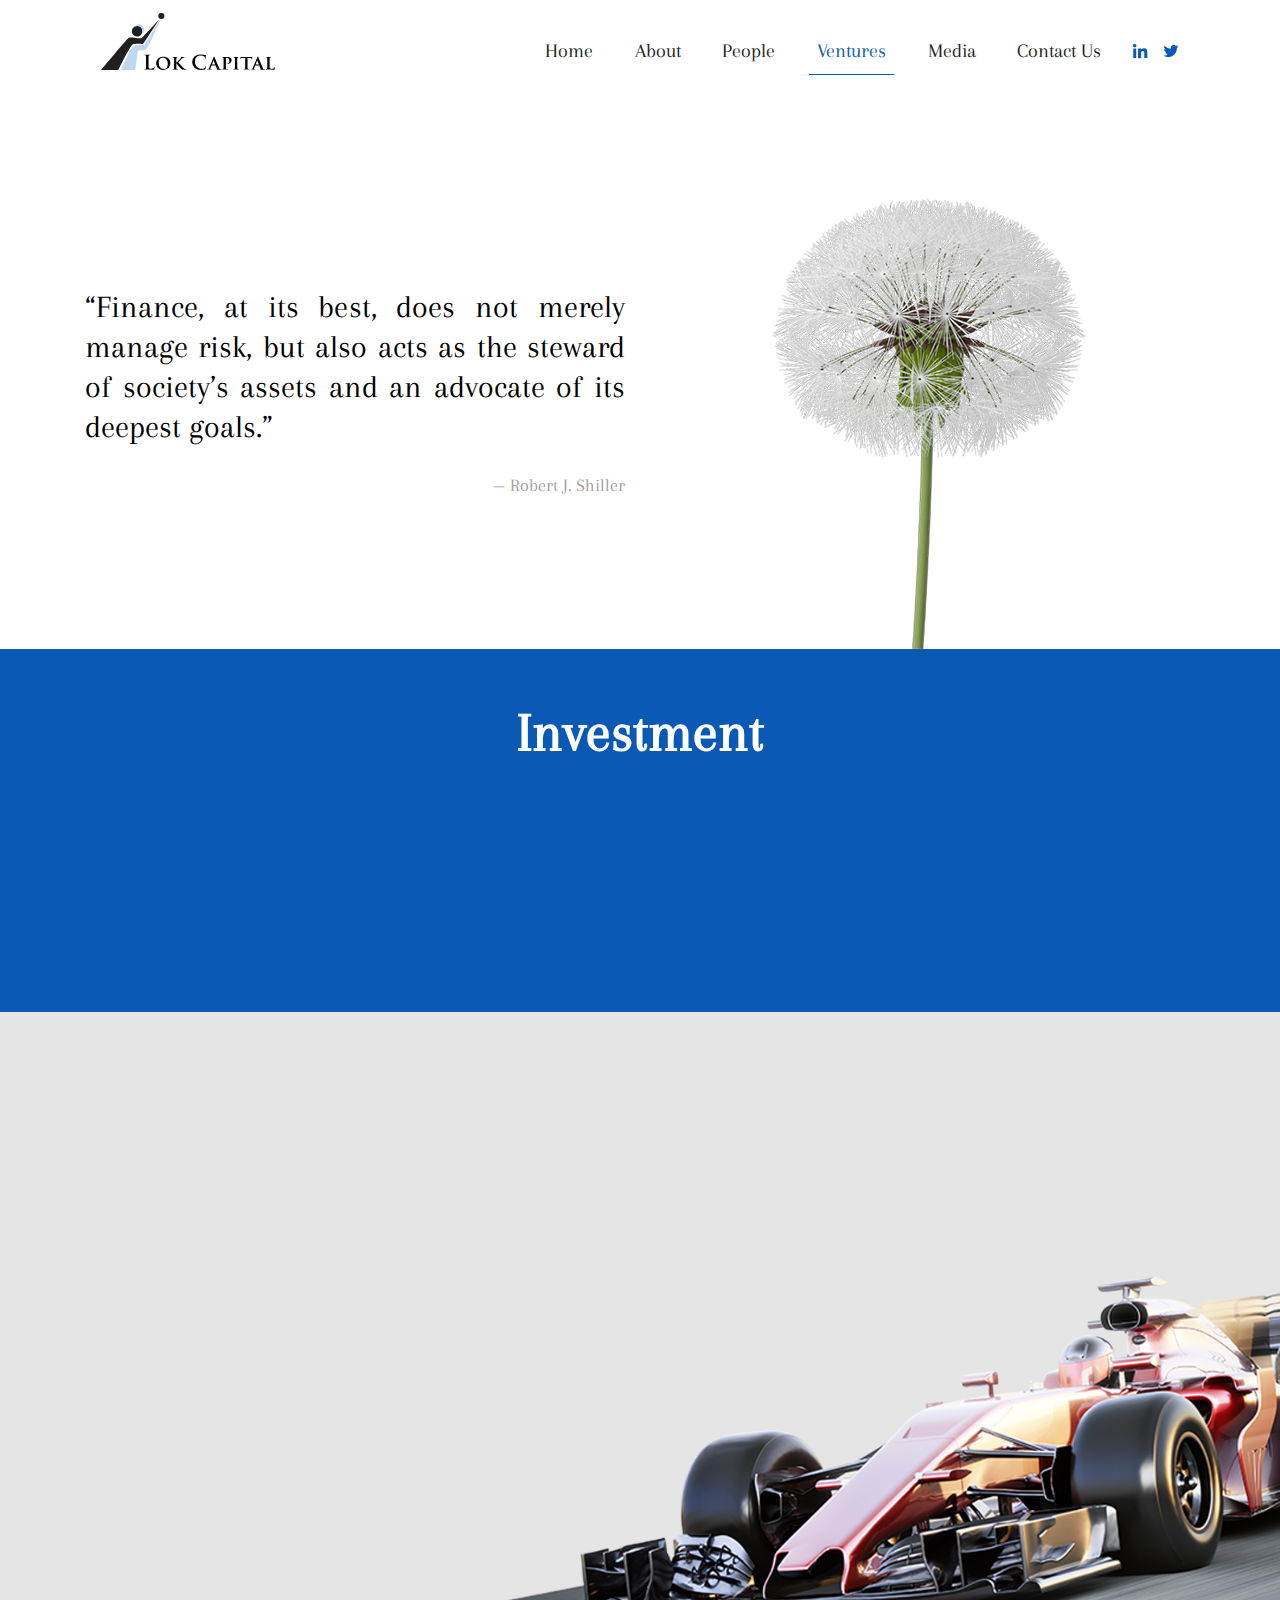
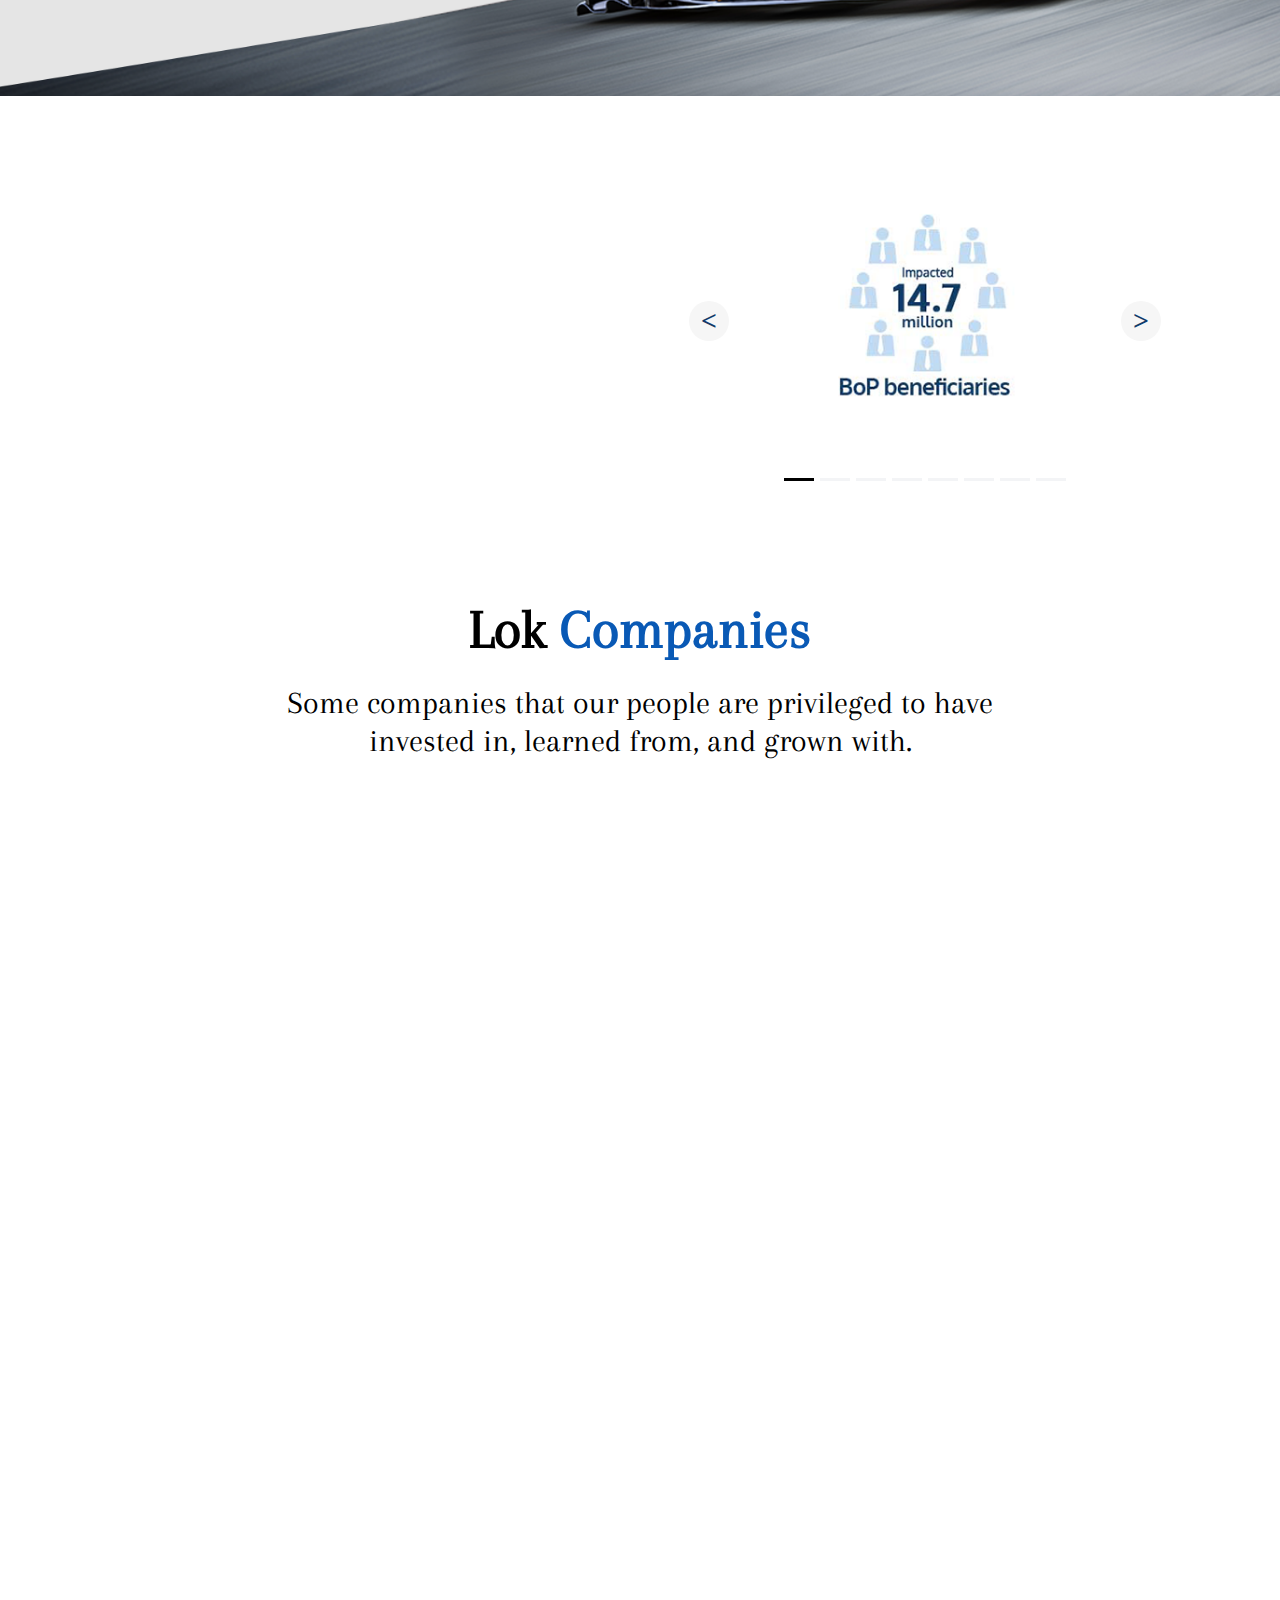
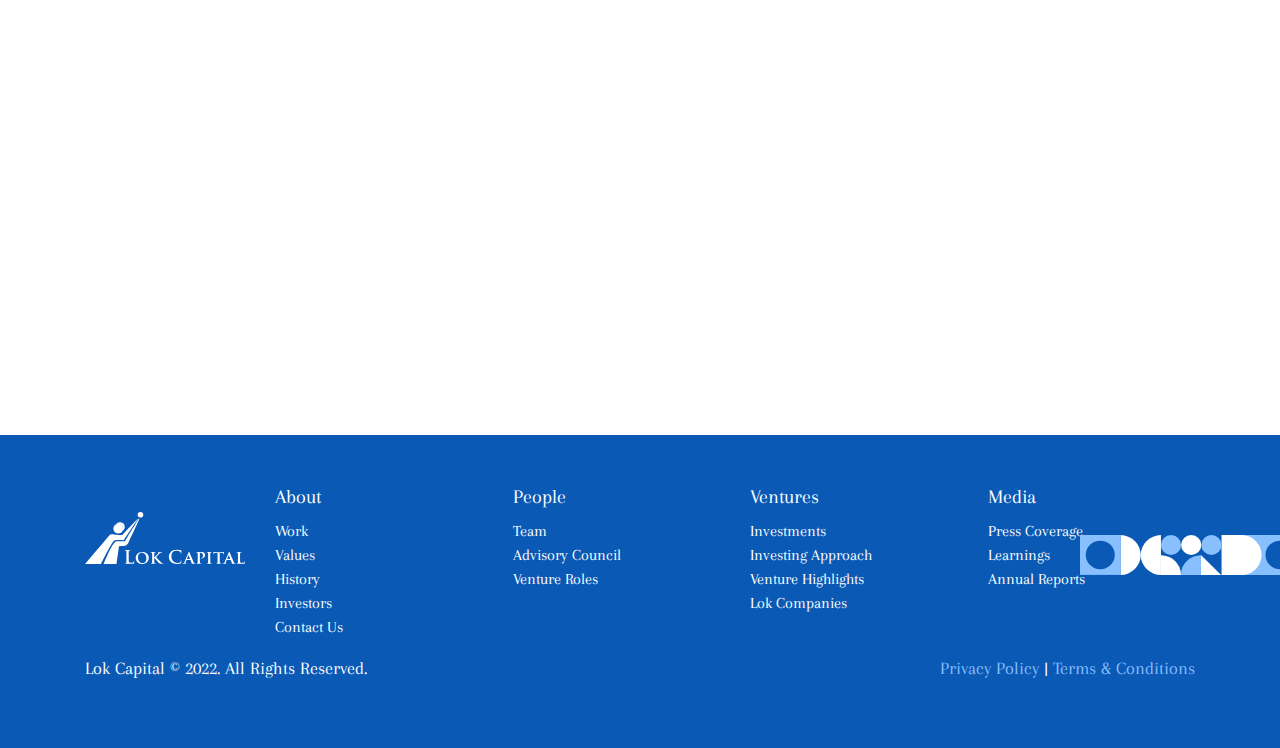
<file: ventures.html>
<!DOCTYPE html>
<html>
<head>
	<meta charset="utf-8">
	<meta name="viewport" content="width=device-width, initial-scale=1">
	<title>Lok Capital - Ventures</title>
	<!-- Latest compiled and minified CSS -->

	<link rel="preconnect" href="https://fonts.googleapis.com">
	<link rel="preconnect" href="https://fonts.gstatic.com" crossorigin>
	<!-- <link href="https://fonts.googleapis.com/css2?family=Open+Sans:ital,wght@0,300;0,400;0,500;0,600;0,700;1,300;1,400;1,500;1,600;1,700&family=Vidaloka&display=swap" rel="stylesheet"> -->
	<link href="https://fonts.googleapis.com/css2?family=Arapey:ital@0;1&display=swap" rel="stylesheet">
	<link rel="icon" type="image/x-icon" href="assets/img/favicon.png">
	
	<link rel="stylesheet" href="assets/vendors/bootstrap/css/bootstrap.min.css">
	<link rel="stylesheet" type="text/css" href="assets/css/custom.css">
	
</head>
<body>
	<header>
		<div class="container">
			<nav class="navbar navbar-dark navbar-expand-md">
			  <a class="navbar-brand" href="index.html">
			  	<img src="assets/img/lok-capital-logo.svg" style="height:57px;">
			  </a>
			  <button class="navbar-toggler" type="button" data-toggle="collapse" data-target="#navbarCollapse" aria-controls="navbarCollapse" aria-expanded="false" aria-label="Toggle navigation">
			    <span class="navbar-toggler-icon"></span>
			  </button>
			  <div class="collapse navbar-collapse" id="navbarCollapse">
			    <ul class="navbar-nav ml-auto">
			      <li class="nav-item">
			        <a class="nav-link" href="index.html">Home</a>
			      </li>
			      <li class="nav-item">
			        <a class="nav-link" href="about.html">About</a>
			      </li>
			      <li class="nav-item">
			        <a class="nav-link" href="people.html">People</a>
			      </li>
			      <li class="nav-item active">
			        <a class="nav-link" href="ventures.html">Ventures</a>
			      </li>
			      <li class="nav-item">
			        <a class="nav-link" href="media.html">Media</a>
			      </li>
			      <li class="nav-item">
			        <a class="nav-link" href="contact-us.html">Contact Us</a>
			      </li>
			      <li class="nav-item socialmdlinks">
			      	<a href="https://www.linkedin.com/company/14557354/admin/" title="Linkedin"><img src="assets/img/linkedin.svg"></a>
			      	<a href="https://twitter.com/lokcapital" title="Twitter"><img src="assets/img/twitter.svg"></a>
			      </li>
			    </ul>
			  </div>
			</nav>
		</div>
	</header>
	<main>
		<section class="portfolio-banner">
			<div class="container">
				<div class="row h-100 justify-content-center align-items-center">
					<div class="col-md-6">
						<div class="bnr-content">							
							<h2 class="text-justify">
								“Finance, at its best, does not merely manage risk, but also acts as the steward of society’s <span>assets and an advocate of its deepest goals.”</span>
							</h2>
							<p class="text-right">— Robert J. Shiller</p>
						</div>
					</div>
					<!-- <div class="col-md-6">
						<div class="investslider">
							<div id="carouselExampleIndicators" class="carousel slide" data-ride="carousel">								  
								  <div class="carousel-inner">
								    <div class="carousel-item active">
								      <img class="d-block" src="assets/img/invest-slide-1.svg" class="img-fluid">
								      <div class="carousel-caption d-none d-md-block">
									    <h5>Achieving a small finance banking licence</h5>
									  </div>
								    </div>
								    <div class="carousel-item">
								      <img class="d-block" src="assets/img/invest-slide-1.svg" class="img-fluid">
								      <div class="carousel-caption d-none d-md-block">
									    <h5>Achieving a small finance banking licence</h5>
									  </div>
									  </div>
								   
								    <div class="carousel-item">
								      <img class="d-block" src="assets/img/invest-slide-1.svg" class="img-fluid">
								      <div class="carousel-caption d-none d-md-block">
									    <h5>Achieving a small finance banking licence</h5>
									  </div>
								    </div>
								  </div>
								  <ol class="carousel-indicators">
								    <li data-target="#carouselExampleIndicators" data-slide-to="0" class="active"></li>
								    <li data-target="#carouselExampleIndicators" data-slide-to="1"></li>
								    <li data-target="#carouselExampleIndicators" data-slide-to="2"></li>
								  </ol>
								  <a class="carousel-control-prev" href="#carouselExampleIndicators" role="button" data-slide="prev">
								    <span class="carousel-control-prev-icon" aria-hidden="true"></span>
								    <span class="sr-only">Previous</span>
								  </a>
								  <a class="carousel-control-next" href="#carouselExampleIndicators" role="button" data-slide="next">
								    <span class="carousel-control-next-icon" aria-hidden="true"></span>
								    <span class="sr-only">Next</span>
								  </a>
							</div>
						</div>						
					</div> -->

					<div class="col-md-6 text-center">
						<img src="assets/img/our-highlights-img.png" class="img-fluid">
					</div>
				</div>
			</div>
		</section>
		<section class="portlist ourprocess" id="our_process">
			<div class="container">
				<div class="row h-100 justify-content-center align-items-center">
					<div class="col-md-12 text-center"><h1 class="mainheadingbluebg mb-4">Investment</h1></div>
				</div>
				<!--<div class="row h-100 justify-content-center align-items-center reveal fade-right">
					<div class="col-md-7">
						<h3 class="mainsubheadingbluebg mt-4 text-justify">
						If you’re a founder, and you’re currently raising your Series A or B — 
						</h3>
						<p class="mt-4 text-justify">We’ll be really quick to let you know (usually within 48 hours) if we’re too unfortunate and sadly unable to participate in your current round. </p>
						<p class="text-justify">If your venture is a fit for our mandate, then in between the first meeting we have with a founder, we aim to have gathered enough data — including from any subsequent meetings (with the team, industry insiders etc.) — to make an investment decision within 15 days, at the most. Throughout this timeframe, we will remain continuously engaged and enjoying diving deeper together.</p>
					</div>
					<div class="col-md-5 text-center">
						<div class="portlistimg">
							<img src="assets/img/investment-img1.png" class="img-fluid">
						</div>
					</div>
				</div> -->
				<!-- <div class="row h-100 justify-content-center align-items-center mt-4 reveal fade-left">
					<div class="col-md-5 text-center">
						<div class="portlistimg">
							<img src="assets/img/investment-img2.png" class="img-fluid">
						</div>
					</div>
					<div class="col-md-7">
						<h3 class="mainsubheadingbluebg mt-4 text-justify">If you’re a founder, and you’re currently raising seed capital — </h3>
						<p class="mt-4 text-justify">We’ll be really quick to let you know (usually within 48 hours) if we’re too unfortunate for you, and unable to participate in your current round.</p>
						<p class="text-justify">If your venture is a fit for our mandate, this will come under our Lok Launchpad program. While it’s still capital from the same fund, our process for this is much more efficient — with a focus on validation on the basis of teams and technology, rather than scale. We aim to move quickly and convey an investment decision to our founders also within 48 hours — though sometimes a lot sooner!</p>
					</div>
				</div> -->
				<div class="row h-100 justify-content-center align-items-center reveal mt-4 fade-bottom">
					<!-- <div class="col-md-5 text-center">
						<div class="portlistimg">
							<img src="assets/img/investment-img3.png" class="img-fluid">
						</div>
						
					</div> -->
					<div class="col-md-7">
						<!-- <h3 class="mainsubheadingbluebg mt-4 text-justify">If you’re a founder and are just looking to chat, whether or not you’re specifically raising capital — </h3> -->
						<p class="mt-4 text-justify">We are keen to partner with stellar founding teams who resonate with our values. If you are looking to raise capital within financial services/fintech, climate, agri or health - please reach out to us on <a href="mailto:contact@lokcapital.com" style="color:#7ecdee;">contact@lokcapital.com</a>. One of our investment team members will get in touch with you to take it forward.</p>
					</div>
				</div>
			</div>
		</section>
		<!-- <section class="loklaunchpd" id="lok_launchpad">
			<div class="container">
				<div class="row h-100 justify-content-center align-items-center">
					<div class="col-md-7 text-center reveal fade-left">
						<div class="launchimg"><img src="assets/img/launchpad.png" class="img-fluid"></div>
					</div>
					<div class="col-md-5 reveal fade-right">
						<h1 class="mainheading">Lok <span>Launchpad</span></h1>
						<h3 class="mainsubheading mt-4">
							(Basically, rocketfuel.)
						</h3>
						<p class="color000 text-justify">As a dedicated program for founders looking to build the next generation of world-changing, high-impact companies — We’d love to partner with you early. We invest up to $500K at the seed stage through this program and will work with you to serve as your launchpad for future growth. If you are building something amazing, we’d love to hear from you. 
						</p>
						
						<p class="color000 text-justify">We’re open 24x7x365. Write to us directly at <a href="mailto:hey@lokcapital.com">hey@lokcapital.com</a> or just reach out to any of us Lok folks!</p>
					</div>
				</div>
			</div>
		</section> -->
		<section class="our-approach" id="our_approach">
			<div class="container">
				<div class="row reveal fade-bottom">
				<div class="col-md-12 text-center">
					<h1 class="mainheading mt-0 mb-0">Our <span>Investing Approach</span></h1>
				</div>
			</div>
				<div class="row reveal fade-right">
					<div class="col-md-5">
						<div class="innercontent">
						
							<p class="color000 text-justify mb-0">We aim to follow a simple, efficient process through our investing journey with founders. Our investing approach is a function of our understanding of these 3 core, universally applicable truths:</p>
							<ul class="investing-approach-ul mb-0">
								<li class="text-justify">When derivative thinking is common, first principles are invaluable.</li>
								<li class="text-justify">When capital is a commodity, time is invaluable. </li>
								<li class="text-justify">When relationships are a commodity, trust is invaluable.</li>
							</ul>
							<p class="color000">Clarity in thought and efficacy in communication are habits that we strive to inculcate in all our relationships from day 1. Even as we serve founders with capital, we're happy for them to hold us to the same high standards that we profess to stand for.</p>
						</div>
					</div>
				</div>
			</div>
		</section>
		<section class="our-highlights" id="our_highlights">
			<div class="container">
				<div class="row justify-content-center align-self-center">
					<div class="col-md-6 reveal fade-left">
						<h1 class="mainheading mt-0 mt-md-4">Venture <span>Highlights</span></h1>
						<h3 class="mainsubheading">
							A selection of notable events we’re grateful to have been partners in.
						</h3>
						<!-- <p class="whitetxt mt-4">Lorem Ipsum is simply dummy text of the printing and typesetting industry.</p> -->
					</div>
					<div class="col-md-6 text-center">
						<div class="investslider">
							<div id="carouselExampleIndicators" class="carousel slide" data-ride="carousel">								  
								  <div class="carousel-inner">
								    <div class="carousel-item active">
								      <img class="d-block" src="assets/img/investments/s-1.png" class="img-fluid">
								      
								    </div>
								    <div class="carousel-item">
								      <img class="d-block" src="assets/img/investments/s-2.png" class="img-fluid">
								      
									  </div>
								   
								    <div class="carousel-item">
								      <img class="d-block" src="assets/img/investments/s-3.png" class="img-fluid">
								      
								    </div>

									<div class="carousel-item">
										<img class="d-block" src="assets/img/investments/s-4.png" class="img-fluid">
										
									  </div>

									  <div class="carousel-item">
										<img class="d-block" src="assets/img/investments/s-5.png" class="img-fluid">
										
									  </div>

									  <div class="carousel-item">
										<img class="d-block" src="assets/img/investments/s-6.png" class="img-fluid">
										
									  </div>

									  <div class="carousel-item">
										<img class="d-block" src="assets/img/investments/s7.png" class="img-fluid">
										
									  </div>
									  <div class="carousel-item">
										<img class="d-block" src="assets/img/investments/s-8.png" class="img-fluid">
									  </div>
								  </div>
								  <ol class="carousel-indicators">
								    <li data-target="#carouselExampleIndicators" data-slide-to="0" class="active"></li>
								    <li data-target="#carouselExampleIndicators" data-slide-to="1"></li>
								    <li data-target="#carouselExampleIndicators" data-slide-to="2"></li>
									<li data-target="#carouselExampleIndicators" data-slide-to="3"></li>
									<li data-target="#carouselExampleIndicators" data-slide-to="4"></li>
									<li data-target="#carouselExampleIndicators" data-slide-to="5"></li>
									<li data-target="#carouselExampleIndicators" data-slide-to="6"></li>
									<li data-target="#carouselExampleIndicators" data-slide-to="7"></li>
								  </ol>
								  <a class="carousel-control-prev" href="#carouselExampleIndicators" role="button" data-slide="prev">
								    <span class="carousel-control-prev-icon" aria-hidden="true"></span>
								    <span class="sr-only">Previous</span>
								  </a>
								  <a class="carousel-control-next" href="#carouselExampleIndicators" role="button" data-slide="next">
								    <span class="carousel-control-next-icon" aria-hidden="true"></span>
								    <span class="sr-only">Next</span>
								  </a>
							</div>
						</div>
					</div>
				</div>
			</div>
		</section>
		<section class="exsistedportfolio" id="ventures">
			<div class="container">
				<div class="row">
					<div class="col-md-2"></div>
					<div class="col-md-8 text-center">
						<h1 class="mainheading mt-0">Lok <span>Companies</span></h1>
						<h3 class="mainsubheading">
							Some companies that our people are privileged to have invested in, <span>learned from, and grown with.</span>
						</h3>
						<!-- <p>Some companies that our people are privileged to have invested in, learned from, and grown with.</p> -->
					</div>
					<div class="col-md-2"></div>
				</div>
				<div class="row">
					<div class="col-md-1">&nbsp;</div>
					<div class="col-md-10 ventureslist reveal fade-bottom">
						<div class="row">
							<div class="col-md-3">
								<div class="text-center"><a target="_blank" href="https://www.affordplan.com/"><img src="assets/img/ventures/venture-1.png" class="img-fluid"></a></div>
							</div>
							<div class="col-md-3">
								<div class="text-center"><a target="_blank" href="https://akshayakalpa.org/"><img src="assets/img/ventures/venture-2.png" class="img-fluid"></a></div>
							</div>
							<div class="col-md-3">
								<div class="text-center"><a target="_blank" href="https://drmohans.com/"><img src="assets/img/ventures/venture-3.png" class="img-fluid"></a></div>
							</div>
							<div class="col-md-3">
								<div class="text-center"><a target="_blank" href="https://www.equitasbank.com/"><img src="assets/img/ventures/venture-4.png" class="img-fluid"></a></div>
							</div>
							<!-- <div class="col-md-3">
								<div class="text-center"><a target="_blank" href="http://www.auntfloh.com/"><img src="assets/img/ventures/venture-35.png" class="img-fluid"></a></div>
							</div> 
							<div class="col-md-3">
								<div class="text-center"><a target="_blank" href="https://www.getbasis.co/"><img src="assets/img/ventures/venture-27.png" class="img-fluid"></a></div>
							</div>-->
						</div>
						<!--<div class="row">
							 <div class="col-md-3">
								<div class="text-center"><a target="_blank" href="http://chaicup.co/"><img src="assets/img/ventures/venture-23.png" class="img-fluid"></a></div>
							</div>
							<div class="col-md-3">
								<div class="text-center"><a target="_blank" href="http://www.codingal.com/"><img src="assets/img/ventures/venture-26.png" class="img-fluid"></a></div>
							</div>
							
							<div class="col-md-3">
								<div class="text-center"><a target="_blank" href="http://www.eplane.ai/"><img src="assets/img/ventures/venture-34.png" class="img-fluid"></a></div>
							</div>
						</div> -->
						<div class="row">
							
							<div class="col-md-3">
								<div class="text-center"><a target="_blank" href="http://drishticare.org/"><img src="assets/img/ventures/venture-5.png" class="img-fluid"></a></div>
							</div>
							<div class="col-md-3">
								<div class="text-center"><a target="_blank" href="https://www.janabank.com/"><img src="assets/img/ventures/venture-6.png" class="img-fluid"></a></div>
							</div>
							<div class="col-md-3">
								<div class="text-center"><a target="_blank" href="https://www.livewellrehab.com/"><img src="assets/img/ventures/venture-7.png" class="img-fluid"></a></div>
							</div>
							<div class="col-md-3">
								<div class="text-center"><a target="_blank" href="https://www.mas.co.in/"><img src="assets/img/ventures/venture-8.png" class="img-fluid"></a></div>
							</div>
							<!-- <div class="col-md-3">
								<div class="text-center"><a target="_blank" href="http://kaching.co.in/"><img src="assets/img/ventures/venture-31.png" class="img-fluid"></a></div>
							</div> -->
						</div>
						<!--<div class="row">
							 <div class="col-md-3">
								<div class="text-center"><a target="_blank" href="http://www.karkinos.in/"><img src="assets/img/ventures/venture-21.png" class="img-fluid"></a></div>
							</div>
							<div class="col-md-3">
								<div class="text-center"><a target="_blank" href="http://www.khyaal.com/"><img src="assets/img/ventures/venture-28.png" class="img-fluid"></a></div>
							</div> 
							
						</div>-->
						<div class="row">
							<div class="col-md-3">
								<div class="text-center"><a target="_blank" href="https://www.mintifi.com/"><img src="assets/img/ventures/venture-9.png" class="img-fluid"></a></div>
							</div>
							<div class="col-md-3">
								<div class="text-center"><a target="_blank" href="https://monsoonharvest.in/"><img src="assets/img/ventures/venture-10.png" class="img-fluid"></a></div>
							</div>
							<div class="col-md-3">
								<div class="text-center"><a target="_blank" href="https://www.northernarc.com/"><img src="assets/img/ventures/venture-11.png" class="img-fluid"></a></div>
							</div>
							<div class="col-md-3">
								<div class="text-center"><a target="_blank" href="https://osamdairy.com/"><img src="assets/img/ventures/venture-12.png" class="img-fluid"></a></div>
							</div>
						</div>
						<!--<div class="row">
							 <div class="col-md-3">
								<div class="text-center"><a target="_blank" href="http://www.pencilton.com/"><img src="assets/img/ventures/venture-20.png" class="img-fluid"></a></div>
							</div> 
							<div class="col-md-3">
								<div class="text-center"><a target="_blank" href="http://www.podium.school/"><img src="assets/img/ventures/venture-32.png" class="img-fluid"></a></div>
							</div>
							<div class="col-md-3">
								<div class="text-center"><a target="_blank" href="http://www.heyprescribe.com/"><img src="assets/img/ventures/venture-33.png" class="img-fluid"></a></div>
							</div>
							</div>-->
						<div class="row">
							<div class="col-md-3">
								<div class="text-center"><a target="_blank" href="https://www.renewbuy.com/"><img src="assets/img/ventures/venture-13.png" class="img-fluid"></a></div>
							</div>
							<!-- <div class="col-md-3">
								<div class="text-center"><a target="_blank" href="https://skyber.io/"><img src="assets/img/ventures/venture-24.png" class="img-fluid"></a></div>
							</div>
							<div class="col-md-3">
								<div class="text-center"><a target="_blank" href="http://www.smiles.ai/"><img src="assets/img/ventures/venture-30.png" class="img-fluid"></a></div>
							</div>
							<div class="col-md-3">
								<div class="text-center"><a target="_blank" href="https://thesnapback.com/"><img src="assets/img/ventures/venture-22.png" class="img-fluid"></a></div>
							</div> -->
							<div class="col-md-3">
								<div class="text-center"><a target="_blank" href="https://www.suryodaybank.com/"><img src="assets/img/ventures/venture-14.png" class="img-fluid"></a></div>
							</div>
							<div class="col-md-3">
								<div class="text-center"><a target="_blank" href="https://www.svagri.co.in/"><img src="assets/img/ventures/venture-15.png" class="img-fluid"></a></div>
							</div>
							<div class="col-md-3">
								<div class="text-center"><a target="_blank" href="https://www.ujjivansfb.in/"><img src="assets/img/ventures/venture-16.png" class="img-fluid"></a></div>
							</div>
						</div>
							
							<!-- <div class="col-md-3">
								<div class="text-center"><a target="_blank" href="http://www.tortoise.pro/"><img src="assets/img/ventures/venture-29.png" class="img-fluid"></a></div>
							</div> -->
							
							
						
						<div class="row">
							<div class="col-md-3">
								<div class="text-center"><a target="_blank" href="https://ummeedhfc.com/"><img src="assets/img/ventures/venture-17.png" class="img-fluid"></a></div>
							</div>
							<div class="col-md-3">
								<div class="text-center"><a target="_blank" href="https://www.utkarsh.bank/"><img src="assets/img/ventures/venture-36.png" class="img-fluid"></a></div>
							</div>
							<div class="col-md-3">
								<div class="text-center"><a target="_blank" href="https://www.veritasfin.in/"><img src="assets/img/ventures/venture-18.png" class="img-fluid"></a></div>
							</div>
							<div class="col-md-3">
								<div class="text-center"><a target="_blank" href="https://www.vistaarfinance.com/"><img src="assets/img/ventures/venture-19.png" class="img-fluid"></a></div>
							</div>
							
							
							
							<div class="col-md-3">
								<div class="text-center"><a target="_blank" href="https://aquaconnect.blue/"><img src="assets/img/ventures/Aquaconnect-Logo.jpg" class="img-fluid"></a></div>
							</div>
						</div>
					</div>
					<div class="col-md-1">&nbsp;</div>
				</div>
			</div>
		</section>
	</main>
	<footer class="footer">
		<div class="container">
		  <div class="row h-100 justify-content-center align-items-center">
			  <div class="col-md-2">
				  <div class="f-logo">
					<a href="index.html"><img src="assets/img/lok-capital-white.svg" class="img-fluid"></a>
				  </div>
				  <ul class="f-sociallink">
					   <li><a href="https://www.linkedin.com/company/14557354/admin/"><img src="assets/img/linkedin.svg"></a></li>
			    		<li class="mr-0"><a href="https://twitter.com/lokcapital"><img src="assets/img/twitter.svg"></a></li>
				  </ul>
			  </div>
			  <div class="col-md-10">
				  <div class="row">
					  <div class="col-md-3">
						  <h3 class="f-title"><a href="about.html">About</a></h3>
						  <ul class="f-links">
							<li><a href="about.html">Work</a>
								<li><a href="about.html#our_values">Values</a>
								<li><a href="about.html#our_story">History</a>
								<li><a href="about.html#investors">Investors</a>
								<li><a href="contact-us.html">Contact Us</a></li>
						</ul>
					  </div>
					  <div class="col-md-3">
						  <h3 class="f-title"><a href="people.html">People</a></h3>
						  <ul class="f-links">
							<li><a href="people.html">Team</a></li>
							<li><a href="people.html#advisory_council">Advisory Council</a></li>
							<li><a href="people.html#portfolio_roles">Venture Roles</a></li>
							<!-- <li><a href="people.html#lok_felloship">Fellowships</a></li> -->
						</ul>
					  </div>
					  <div class="col-md-3">
						<h3 class="f-title"><a href="ventures.html">Ventures</a></h3>
						<ul class="f-links">
							<li><a href="ventures.html#our_process">Investments</a></li>
							<li><a href="ventures.html#our_approach">Investing Approach</a>
							<li><a href="ventures.html#our_highlights">Venture Highlights</a></li>
							<li><a href="ventures.html#ventures">Lok Companies</a></li>	
						</ul>
					  </div>
					  <div class="col-md-3">
						<h3 class="f-title"><a href="media.html">Media</a></h3>
						<ul class="f-links">
							<li><a href="media.html#press_coverage">Press Coverage</a></li>
							<li><a href="media.html#learnings">Learnings</a></li>
							<!-- <li><a href="media.html#thesis">Theses</a></li> -->
							<!--<li><a href="media.html#goodrich_podcast">Goodtech Podcast</a></li>-->
							<li><a href="media.html#annual_reports">Annual Reports</a></li>
						</ul>
					  </div>
				  </div>
			  </div>
		  </div>
		  <div class="row h-100 justify-content-center align-items-center">
			  	<div class="col-md-6">
				  <div class="copyright">
						<p class="mt-3">Lok Capital &copy; 2022. All Rights Reserved.</p>
				  </div>
			  	</div>
			  	<div class="col-md-6 privacy">
			  		<p class="mt-3"><a href="assets/doc/(LOK_IT_25)privacy_policy.pdf" target="_blank">Privacy Policy</a> <span class="whitetxt">|</span> <a href="">Terms & Conditions</a></p>
			  </div>
			</div>
		</div>
		<div class="footer-bg-img">
			<img src="assets/img/footerbg.svg">
		</div>
	  </footer>
	  <a id="back2Top" title="Back to top" href="#">&#10148;</a>
	<!-- jQuery library -->
	<script src="assets/vendors/jquery/jquery.min.js"></script>
	<!-- Popper JS -->
	<script src="assets/vendors/bootstrap/js/popper.min.js"></script>
	<!-- Latest compiled JavaScript -->
	<script src="assets/vendors/bootstrap/js/bootstrap.min.js"></script>
	<script type="text/javascript">
		$('.carousel').carousel({
  			//interval: false,
		});

		/*Scroll to top when arrow up clicked BEGIN*/
		$(window).scroll(function() {
		    var height = $(window).scrollTop();
		    if (height > 100) {
		        $('#back2Top').fadeIn();
		    } else {
		        $('#back2Top').fadeOut();
		    }
		});
		$(document).ready(function() {
		    $("#back2Top").click(function(event) {
		        event.preventDefault();
		        $("html, body").animate({ scrollTop: 0 }, "slow");
		        return false;
		    });

		});
		function reveal() {
	  var reveals = document.querySelectorAll(".reveal");

	  for (var i = 0; i < reveals.length; i++) {
	    var windowHeight = window.innerHeight;
	    var elementTop = reveals[i].getBoundingClientRect().top;
	    var elementVisible = 150;

	    if (elementTop < windowHeight - elementVisible) {
	      reveals[i].classList.add("active");
	    } else {
	      reveals[i].classList.remove("active");
	    }
	  }
	}

	window.addEventListener("scroll", reveal);
	</script>
</body>
</html>
</file>
<file: assets/css/custom.css>
body{
    color: #000;
    font-size: 18px;
    /*font-family: 'Open Sans', sans-serif;*/
    font-family: 'Arapey', serif;
}
.h1, .h2, .h3, .h4, .h5, .h6, h1, h2, h3, h4, h5, h6{/*font-family: 'Vidaloka', serif;*/font-family: 'Arapey', serif;}
.h2, h2{font-size: 2.5rem;}
a:hover, a:focus{outline: none;text-decoration: none;}
main{position: relative;}
ul{
    list-style: none;
    padding: 0px;
}
p{
    color: #A0A0A0;
}
.font-vidaloka{
    font-family: 'Vidaloka', serif;
}
.color000{
    color: #000000;
}
.whitetxt{
    color: #fff;
}
.white-bg{
    background: #fff;
}
.wdth760{
    width: 760px;
    margin: 0 auto;
}
section{
    position: relative;
    padding: 50px 0;
}
.bluebg{
    background: #0959B5;
}
.inner-bluebgwrap{
    background: #0565d5;
    border-radius: 20px;
    padding: 20px;
}
.textblue{
    color: #0959B5;
}
.nav-link {
    color: #221F20;
    font-family: 'Arapey', serif;
    font-size: 20px;
    /* font-weight: 600; */
    margin: 0 0.8rem;
}
.navbar{align-items: flex-end;}
.navbar-brand img{height: 58px;}
.bluebg-header .navbar-dark.navbar-expand-md .nav-item a:hover, .bluebg-header .navbar-dark.navbar-expand-md .nav-item.active a{color: #87BFFF;border-bottom: 1px solid #87BFFF;}
.nav-item a:hover, .nav-item.active a{color: #0959B5;border-bottom: 1px solid #0959B5;}
.navbar-dark.navbar-expand-md .navbar-nav .nav-link{padding-right: 0.5rem;padding-left: 0.5rem;color: #221F20;}
.navbar-dark.navbar-expand-md .navbar-nav .nav-link:focus, .navbar-dark.navbar-expand-md .navbar-nav .nav-link:hover{color: #0959B5;}
.navbar-dark .navbar-nav .active>.nav-link, .navbar-dark .navbar-nav .nav-link.active, .navbar-dark .navbar-nav .nav-link.show, .navbar-dark .navbar-nav .show>.nav-link {
    color: #0959B5;
}
.bluebg-header .navbar-dark.navbar-expand-md .navbar-nav .nav-link{color: #fff;}
.bluebg-header .navbar-dark .navbar-nav .active>.nav-link, .bluebg-header .navbar-dark .navbar-nav .nav-link.active, .bluebg-header .navbar-dark .navbar-nav .nav-link.show, .bluebg-header .navbar-dark .navbar-nav .show>.nav-link {
    color: #87BFFF;
}
.slider-blue-bg{
    position: absolute;
    height: 370px;
    background: #0959B5;
    width: 100%;
    }
.homeslider{
    position: relative;
    padding: 0px;
    /*height: 290px;*/
    background: #0959B5;
    /*background: #0959B5 url('../img/footerbg.svg') no-repeat bottom right;
    background-size: 50%;
    height: 100vh;*/
}
.slider-bgwrap{
    position: absolute;
    right: 0;
    width: 450px;
    bottom: 80px;
    opacity: .5;
}
.innerbnr .title{
    margin-bottom: 30px;
}
.represenation{
    background: #0959B5;
    color: #fff;
}
.windowimg {
    position: absolute;
    right: 15%;
    z-index: 1;
}
.reperbg{
    position: absolute;
    right: 0;
    top: -14.5%;
}
.reperbg img{
    width: 65%;
    float: right;
}
.windowimg img{
    float: right;
    width: 50%;
    margin-top: 50px;
}
.journylst{
    display: inline-block;
    margin: 0 0 80px;
}
.sectiontitleh2{margin: 0 0 60px;}
.portftitle{
    margin: 24px 0 0 0;
    font-size: 20px;
}
section.corevalues{
    padding: 0px;
}
.corelftbgwrap{
    display: inline-block;
    width: 25%;
    height: 470px;
    position: absolute;
}
.corerghtcontainer{
    display: inline-block;
    width: 75%;
    padding: 50px 90px 30px 240px;
    margin-left: 25%;
}
.tabs-content{padding: 40px 0 0;}
.tabs-content .nav-link{margin: 0;text-align: center;color: #8dbff9;}
.tabs-content .nav-pills .nav-link {
    border-radius: 25px;
}
.tabs-content .nav-pills .nav-link.active, .tabs-content .nav-pills .show>.nav-link{
    background: rgb(9,88,180);
    background: radial-gradient(circle, rgba(9,88,180,1) 0%, rgba(7,67,136,1) 100%);
}
.corevalues h2{color: #fff;margin: 0 0 30px;}


.team-members .mainsubheadingbluebg{
    padding: 0 100px;
}
    .corevalues-tspacing {
        letter-spacing: -0.1px;
    }
    .corevalues-tspacing-2 {
        letter-spacing: -0.2px;
    }
    .corevalues-tspacing-8 {
        letter-spacing: -0.8px;
    }
    .corevalues img {
        position: relative;
        top: 15%;
        left: 50%;
        width: 85%;
    }
    .corevalues.section1 img {
        position: relative;
        top: 15%;
        left: 60%;
        width: 75%;
    }
    .corevalues.section2 img{width: 100%;}
    .corevalues.section3 ul li{
        float: left;
    }
    .corevalues.section3 ul li {
        float: left;
        padding: 8px 25px;
        border: 1px solid #2059b5;
        border-radius: 30px;
        margin-right: 20px;
        margin-bottom: 6px;
        font-weight: 500;
        color: #2059b5;
    }
    .investing-approach-ul {
        list-style: inherit;
        padding: 10px 0 10px 20px;
        color: #000;
    }
    .ourvalues{
        background: #eaf4fe;
    }
    .corevalues.section2 .tabs-content p{
        color: #84bdff;
    }
.ourstory{
    background: #F8F8F8;
}
.ouresg{
	background: #eaf4fe;
}
.section-h1{
    font-size: 3.5rem;
    text-align: center;
    margin: 0 0 60px;
}
.section-h1 span{color: #0959B5;}
.year{
    float: left;
    width: 350px;
    text-align: right;
    /* font-family: 'Vidaloka', serif; */
    margin: 50px 0 0;
}
.yrnumber{
    color: #0959B5;
    font-size: 50px;
    display: block;
    font-weight: 400;
    line-height: 26px;
}
.yrtxt{
    color: #221F20;
    font-size: 22px;
    font-weight: 400;
}
.yrimg{
    float: left;
    margin: 0 50px;
}
.yrimg img{height: 140px;}
.yrtitle{
    color: #221F20;
    float: left;
    font-size: 38px;
    width: 350px;
    line-height: 40px;
    /* font-family: 'Vidaloka', serif; */
    text-align: left;
    font-weight: 400;
    margin: 40px 0 0;
}
.bluebg-header{
    background: #0959B5;
    color: #fff;
    padding: 0 0 60px;
}
.homepage .bluebg-header{padding-bottom: 0px;}
.bluebg-header .nav-link{color: #fff;}
#ourstory-tab li.nav-item {
    position: relative;
}
#ourstory-tab li:first-child a{margin-left: 0;}
#ourstory-tab li:last-child a{margin-right: 0;}
#ourstory-tab .nav-link{
    border: 3px solid #0959B5;
    margin: 0 36px;
    border-radius: 50%;
    width: 18px;
    height: 18px;
    padding: 0;
    background: #f8f8f8;
}
#ourstory-tab .nav-link.active, #ourstory-tab .nav-link:hover{
    background: #0959B5;
    box-shadow: 1px 0px 0px 4px #0959b5;
    transition: all 0.5s ease-out;
}
#ourstory-tab.nav-pills{
    position: relative;
    width: 600px;
    margin: 0 auto;
    justify-content: center;
}
#ourstory-tab.nav-pills:before{
    content: '';
    position: absolute;
    width: 90%;
    background: #0959B5;
    height: 3px;
    top: 8px;
}
.investors h2{margin: 0 0 30px;}
.investors p{
    font-size: 20px;
    width: 620px;
    margin: 0 auto 50px;
}
/* .investorslist img{
    height: 40px;
    margin: 0 0 40px;} */
    .investorslist img{margin: 0 0 20px;
        /* filter: url(filters.svg#grayscale); Firefox 3.5+ */
          filter: gray; /* IE5+ */
          -webkit-filter: grayscale(1); /* Webkit Nightlies & Chrome Canary */
          -webkit-transition: all .5s ease-in-out;  
    }
    .investorslist img:hover {
        filter: none;
          -webkit-filter: grayscale(0);
          -webkit-transform: scale(1.1);
        }

.team-members{
    padding: 0px;
}
.team-members{
    padding: 0px 0px 50px;
    background: #0959b5;
    color: #fff;
}
/*.team-members .container{background: url(../img/team-lft-bg.svg) no-repeat bottom left;background-size: 18%;position: relative;}*/
.team-members .rightbgimg{
    position: absolute;
    bottom: 50px;
    right: 50px;
}
.team-members .leftbgimg{
    position: absolute;
    bottom: 20px;
    left: 10px;
}
.team-members .leftbgimg img{width: 120px;}
.team-members .rightbgimg img{height: 120px;}
.team-members h1{
    font-size: 3.5rem;
    margin: 0 0 30px;
    font-weight: 600;
}
.council h1{
    font-size: 3.5rem;
    color: #000000;
    margin: 80px 0 30px;
    font-weight: 600;
}
.council h1 span{
    color: #0959B5;
}
.council-members{
    margin: 80px 0 0px;
}
.team-members h1 span{
    color: #79ACEF;
}
.team-members .expansion-grid h3, .council-members h3{font-size: 18px;line-height: 22px;margin: 0px;}
.roletxt{
    font-size: 16px;
    display: inline-block;
    margin-bottom: 25px;
}
.mainparagraph{
    font-size: 18px;
    color: #fff;
    font-family: 'Vidaloka', serif;
    line-height: 24px;
    font-weight: 300;
    padding-right: 40px;
}
.team-lftbg{
    position: absolute;
    left: 0;
    background: url(../img/team-lft-bg.svg) no-repeat;
    height: 100%;
    width: 100%;
    background-position: top left;
    background-size: 13%;
}
.team-rghtbg{
    position: absolute;
    right: 0px;
    background: url('../img/team-rght-bg.svg') no-repeat;
    height: 100%;
    width: 100%;
    background-position: top right;
    background-size: 14%;
}
/* Expansion Grid */
.expansion-grid{
  position: relative;
}
.expansion-grid > li{
  position: static;
  margin-bottom: 0px !important;
}
.expansion-grid-switch{
  position: relative;
  z-index: 1;
  cursor: pointer;
  text-align: center;
}
.popProj, .popProj:hover{
    color: #fff;
}
.council-members .popProj, .council-members .popProj:hover{
    color: #000;
}

button.mfp-close{
  background: #fff url(../img/back-icon.png) no-repeat center;
  outline: none;
  cursor: pointer;
  text-align: center;
}


.expansion-grid{
      list-style: none;
      
      padding: 0;
      margin: 0 auto;
      overflow: hidden;
      counter-reset: grid;
    }
    .expansion-grid > li{
      float: left;
      width: 50%;
      padding: 0;
      margin: 0 1% 2%;
    }
    .expansion-grid-switch{
      width: 100%;
      padding: 0;
      border: none;
      outline: none;
    }
   
    
    .expansion-grid-reveal{
        padding: 20px;
        margin: 0;
        background-color: #fff;
        color: #000;
        box-shadow: 0px 3px 20px rgb(0 0 0 / 29%);
        border-radius: 15px;
    }
    .member-dtls h4{
        color: #0959B5;
        font-size: 26px;
        line-height: 22px;
    }
    .member-dtls h4 span{
        color: #A0A0A0;
        font-family: 'Arapey', serif;
        font-size: 14px;
    }
    .member-dtls p{
        color: #000;
        font-family: 'Arapey', serif;
    }
    .popimgcircle{
        width: 180px;
        height: 180px;
        border-radius: 50%;
    }
    .investslider .carousel-inner{
        width: 280px;
        margin: 0 auto;
    }
    .investslider .carousel-control-next-icon, .investslider .carousel-control-prev-icon{
        background: #F6F6F6 no-repeat;
        width: 40px;
        height: 40px;
        border-radius: 50%;
        line-height: 40px;
        background-image: none;
    }
    .investslider .carousel-control-next-icon:after
    {
      content: '>';
         font-size: 28px;
        color: #113b6a;
        font-family: 'Vidaloka', serif;
        font-weight: 600;
    }
    .investslider .carousel-control-next, .investslider .carousel-control-prev{
        width: 20%;
        opacity: 1;
    }
    .investslider .carousel-control-prev-icon:after {
      content: '<';
          font-size: 28px;
        color: #113b6a;
        font-family: 'Vidaloka', serif;
        font-weight: 600;
    }
    .investslider .carousel-caption{
        color: #000;
        margin: 0;
        padding: 0;
    }
    .investslider .carousel-caption h5{
        font-size: 18px;
    }
    .investslider .carousel-item{
        height: 290px;
    }
    .investslider .carousel-item img{
        max-width: 100%;
    }
    .investslider .carousel-indicators{
        bottom: -25px;
        margin: 0;
    }
    .investslider .carousel-indicators .active {
        opacity: 1;
        background-color: #000000;
    }
    .investslider .carousel-indicators li{
        background-color: #E8EBEF;
    }


.exsistedportfolio{padding-top: 0px;}
.exsistedportfolio .container{padding-top: 50px;}
.exsistedportfolio .team-rghtbg{
    background-size: 7%;
}
.exsistedportfolio .team-lftbg{background-size: 7%;}
.iser-radius{border-radius: 15px;margin-bottom: 10px;}
.iser-pic{
    border-radius: 15px;
    padding: 5px 3px 0;
    margin: 0;
    max-width: 100%;
}
.iser-pic img{}
.yellow-bg{background: #FFC973;}
.blue-bg{background: #7AAFEA;}
.light-blue-bg{background: #eaf4fe;}
.orange-bg{background: #ffa77b;}
.red-bg{background: #F23342;}
.circlebgorange{
    background: #E86023;
    border-radius: 50% 50% 0 0;
}
.portfolio-banner{
    padding: 70px 0 0;
}
.portfolio-banner h2{
    font-size: 32px;
    font-weight: 400;
    line-height: 40px;
    margin: 0px 0 25px;
}
.portfolio-banner h2 span{color: #000;}
.portlistimg{
    padding: 0 25px;
}
.processtitle{
    color: #fff;
}
.portlist.ourprocess ul {
    position: relative;
    display: inline-block;
    margin: 25px 0 0px 0px;
    padding: 0 60px 0 40px;
}
.portlist.ourprocess ul li {
    color: #fff;
    margin: 0 0 10px;
    position: relative;
    float: none;
    width: auto;
}
.portlist.ourprocess ul li:before {
    content: '';
    position: absolute;
    background: url(../img/bullet-points-icon.svg) no-repeat;
    width: 19px;
    height: 19px;
    left: -40px;
    top: 2px;
}
.ourprocess p{color: #fff;}
.loklaunchpd{
    background: #F8F8F8;
}
.loklaunchpd h2{
    color: #000;
    font-size: 2.2rem;
    margin: 0 0 35px;
}
.loklaunchpd h2 span{
    color: #0959B5;
}
.portlist{
    background: #0959B5;
    position: relative;
}
.portlist ul{
    position: relative;
    display: inline-block;
    width: 100%;
    margin: 25px 0 0px 5px;
}
.portlist ul li{
    float: left;
    color: #fff;
    margin: 0 0 10px 25px;
    width: 45%;
    position: relative;
}
.portlist ul li:before{
    content: '';
    position: absolute;
    background: url(../img/bullet-points-icon.svg) no-repeat;
    width: 19px;
    height: 19px;
    left: -30px;
    top: 2px;
}
.exsistedportfolio h2 span{color: #0959B5;}
.exsistedportfolio h2{margin: 0 0 40px;}
.ventureslist{margin: 50px 0 0;}
.ventureslist img{margin: 0 0 20px;width: 200px;
    /* filter: url(filters.svg#grayscale); Firefox 3.5+ */
      filter: gray; /* IE5+ */
      -webkit-filter: grayscale(1); /* Webkit Nightlies & Chrome Canary */
      -webkit-transition: all .5s ease-in-out;  
}
.ventureslist img:hover {
    filter: none;
      -webkit-filter: grayscale(0);
      -webkit-transform: scale(1.1);
    }

.exsistedportfolio ul li{
    display: inline-flex;
}
.workwithus-banner{
    background: #F8F8F8 url(../img/work-banner-bg.png) no-repeat bottom right;
    background-size: 55%;
}
.viewmorebtn{margin: 20px 0px;display: inline-block;}
.viewmorebtn a{
    color: #000;
    /*font-weight: 600;*/ 
    font-size: 26px;
}
.viewmorebtn a:hover{
    color: #0959B5;
 
    font-size: 26px;
}
.viewmorebtn img{margin: -3px 0 0 10px;}
.mainheading{
    font-size: 3.5rem;
    color: #000000;
    margin: 40px 0 20px;
    font-weight: 600;
}
.mainheading span{
    color: #0959B5;
}
.mainsubheading span{
    color: #000;
}
.mainsubheading{
    font-size: 32px;
    line-height: 38px;
    margin: 0px 0 25px;
}
.mainheadingbluebg{
     font-size: 3.5rem;
    color: #fff;
    font-weight: 600;
}
.mainsubheadingbluebg{
    font-size: 32px;
    line-height: 38px;
    color: #fff;
}
.mainheadingbluebg span{
    color: #79ACEF;
}
.workwithus-banner h1{
    font-size: 3.5rem;
    color: #000000;
    margin: 40px 0 20px;
     font-weight: 600; 
}
.workwithus-banner h1 span, .workwithus-banner h3 span, .fellopartnernew h1 span{
    color: #0959B5;
}
.workwithus-banner h1 span, .workwithus-banner h3 span, .fellopartnernew h1 span{
    color: #0959B5;
}
.venturespan span {
    color: #0959B5;
}
.workwithus-banner h3{
    font-size: 32px;
    /* font-weight: 600; */
    line-height: 36px;
    margin: 0px 0 25px;
    letter-spacing: -1px;
}
.work-rght-img{
    position: absolute;
    bottom: 0;
    right: 0;
    width: 590px;
}
.pwork-rght-img {
    position: absolute;
    top: -50px;
    right: 0;
    width: 450px;
}
.fellopartner{
    background: #E9F4FF;
}
.become-fellow{
    background: #0959B5;
}
.become-fellow h1{
    font-size: 3.5rem;
    color: #fff;
    margin: 0px 0 30px;
    font-weight: 600;
    line-height: 54px;
}
.become-fellow p{
    color: #fff;
}
.formenquiry{
    background: #fff;
    padding: 25px;
    border-radius: 10px;
    box-shadow: 0px 0px 15px rgb(0 0 0 / 29%);
}
.form-control{
    border: none;
    border-bottom: 1px solid #ced4da;
    border-radius: 0;
}
.form-control:focus{box-shadow: none;}
.attach-btn{
    width: 100%;
    background: #A8A8A8;
    color: #fff;
    box-shadow: inset 2px 37px 20px #ffffff29, 0px 0px 15px #00000029;
    border: none;
    padding: .375rem .75rem;
    display: inline-block;
    text-align: center;
    vertical-align: middle;
    font-size: 1rem;
    line-height: 1.5;
    border-radius: 0.25rem;
    cursor: pointer;
    margin: 0;
}
.attach-btn img{
    width: 22px;
    display: inline-block;
    margin: -5px 5px 0 0;
}
.formenquiry .form-group {
    margin-bottom: 1.4rem;
}
.send-btn{
    margin: 20px 0 0;
    width: 100%;
    border-radius: 15px;
    background: #fff;
    box-shadow: inset 0px -9px 20px rgb(0 0 0 / 29%);
    font-size: 22px;
    font-weight: 600;
}
.fellopartnernew h1{
    font-size: 3.5rem;
    color: #000000;
    margin: 20px 0 20px;
    font-weight: 600; 
}
.whop{
    font-size: 22px;
    color: #000;
    font-weight: 600;
}
.fellopartnernew h3 {
    font-size: 32px;
    /* font-weight: 600; */
    line-height: 32px;
    margin: 0px 0 25px;
}
.fellopartnernew ul{
    position: relative;
    display: inline-block;
    margin: 0 0 0 32px;
}
.fellopartnernew ul li{
    position: relative;
    margin: 0 0 15px;
    color: #000;
}
.fellopartnernew ul li:before{
    content: '';
    position: absolute;
    background: url(../img/bullet-points-blue.svg) no-repeat;
    width: 19px;
    height: 19px;
    left: -30px;
    top: 2px;
}
.faqsection h1 {
    font-size: 3.5rem;
    color: #000;
    margin: 0px 0 30px;
    font-weight: 600;
    line-height: 54px;
}
.card{
    border: none;
}
.card-header {
    padding: 7px 0;
    margin-bottom: 0;
    background-color: #fff;
    border-bottom: 1px solid #ccc;
    border-top: 1px solid #ccc;
}
.faqsection [data-toggle="collapse"].collapsed{
    background: url(../img/down-arrow.svg) no-repeat;
    background-position: 0px 5px;
    background-size: 3.7%;
}
.faqsection [data-toggle="collapse"]{
    background: url(../img/up-arrow.svg) no-repeat;
    background-position: 0px 5px;
    background-size: 3.7%;
}
.btn-link:hover{
    color: #000;
    text-decoration: none;
}
.btn-link {
    font-weight: 600;
    color: #000;
    text-decoration: none;
    font-size: 18px;
    font-family: 'Arapey', serif;
    cursor: pointer;
    padding-left: 40px;
    display: block;
    width: 100%;
}
.card-body{
    color: #818181;
    padding: 15px 0 15px 40px;
}
.portfolio{
    background: #E9F4FF;
}
.portfolio h1{
    font-size: 3.5rem;
    color: #000;
    margin: 0px 0 20px;
    font-weight: 600;
    line-height: 54px;
}
.prtlistbg{
    background: #fff;
    padding: 20px;
    box-shadow: 8px 10px 20px rgb(0, 0, 0, 29%);
    margin: 25px 0;
    border-radius: 10px;
}
.prtlistbg h3{font-weight: 400;margin: 0 0 20px;}
.prtlistbg p{
    min-height: 220px;
}
.prtlistbg a img, .cover-white-bg .play-icon img, .pdfdownload a img, .popsocial img{
    -webkit-transition: all .5s ease-in-out;  
}
.prtlistbg a:hover img, .cover-white-bg .play-icon:hover img, .pdfdownload a:hover img, .popsocial:hover img {
    filter: gray; /* IE5+ */
    -webkit-filter: grayscale(1); /* Webkit Nightlies & Chrome Canary */
    -webkit-transition: all .5s ease-in-out;
    -webkit-transform: scale(1.1);
}
.contact{
    position: relative;
    padding: 50px 0;
    background: #0959B5;
    margin: 0;
}
.contact:after{
    content: '';
    position: absolute;
    background: #fff;
    height: 100%;
    width: 33%;
    right: 0;
    top: 0;
    display: none;
}
.contact .bnr-content h1 {
    font-size: 3.5rem;
    color: #fff;
    margin: 0px 0 30px;
    font-weight: 600;
}
.contact ul{
    display: inline-block;
    width: 100%;
}
.contact ul li{
    display: inline-block;
    width: 100%;
    margin: 0 0 15px;
}
.contact ul li p{color: #fff;margin: 0px;}
.contact .bnr-content h1 span{color: #79ACEF;}
.address {color: #fff;}
.address h3{color: #fff;margin: 20px 0 30px;position: relative;font-size: 32px;}
.address h3:before{
    content: '';
    position: absolute;
    height: 2px;
    background: #79acef;
    width: 22%;
    bottom: -5px;
}
.address .icon{float: left;margin-right: 15px;}
.address .icon img{width: 18px;}
.address address{float: left;margin: 0;width: 310px;}
.devider{
    display: inline-block;
    width: 100%;
    height: 1px;
    background: #79ACEF;
    margin: 0 0 1rem;
}
.form-bg{
    background: #fff;
    padding: 25px;
    border-radius: 10px;
    box-shadow: 0px 0px 15px rgb(0 0 0 / 29%);
    position: relative;
    z-index: 99;
    margin: 40px 25px 0;
}
.form-bg .attach-btn{margin-top: 15px;}
.sendbtndiv{
    margin: 0 25px;
    position: relative;
    z-index: 99;
}
.sendbtndiv .send-btn{
    color: #0959B5;
    font-weight: 600;
}
.media-header{
    background: #0959B5;
    color: #fff;
    padding: 0 0 60px;
}
.cover-white-bg{
    background: #fff;
    border-radius: 10px;
    padding: 0 15px 0 0;
    margin: 0 15px 30px;
}
.cover-white-bg h4{
    color: #000;
    font-size: 20px;
    float: left;
    width: 80%;
    margin: 10px 0 10px;
    text-align: justify;
}
.cover-white-bg a{
    position: absolute;
    bottom: 15px;
    right: 15px;
}
.cover-white-bg .play-icon img{
    width: 36px;
}
.learnings .shapebg{
    position: absolute;
    right: 50px;
    top: -60px;
}
.learnings .shapebg img{
    width: 120px;
}
.learnings a{color: #000;}
.learning-list h5, .reports-list h5{padding: 0 15px;font-size: 20px;margin: 0;}
.learning-list p, .reports-list p{padding: 0 15px;font-size: 16px;font-family: 'Vidaloka', serif;color: #000;}
.learning-list .imgwrap img{
    -webkit-transform: scale(1);
    transform: scale(1);
    -webkit-transition: .3s ease-in-out;
    transition: .3s ease-in-out;
}
.learning-list .imgwrap:hover img{
    -webkit-transform: scale(1.3);
    transform: scale(0.93);
}
.podcast-list h5{
    margin: 0px 0 15px;
    color: #fff;
    font-size: 1.65rem;
    line-height: 28px;
}
.podcast-list p{
    color: #fff;
    line-height: 20px;
    margin: 0;
}
.podcast-list .imgwrap{
    margin: 0 auto;
}
.contentw{
    width: 85%;
}
.pdfdownload{
    position: absolute;
    right: 25px;
    bottom: 25px;
}
footer{
    background: #0959B5;
    color: #fff;
    padding: 50px 0px;
    position: relative;
}
.contact-page footer{background: #fff;}
.contact-page footer a, .contact-page footer a:hover{color: #0959B5;}
.contact-page footer .f-title a{color: #221F20;}
.contact-page footer .copyright p{
    color: #A0A0A0;
}
.contactbg{
    position: absolute;
    right: 0;
    top: 70px;
}
.contactbg img{width: 385px;}
footer.contfoot{
    background: #fff;
}
footer.contfoot .f-title {
    color: #221F20;
}
footer.contfoot a, .footer.contfoot {
    color: #0959B5;
}
footer.contfoot .footerlogodiv {
    float: left;
    margin-right: 20px;
    width: 15%;
}
footer.contfoot .footerlinks {
    float: left;
    width: 55%;
}
footer.contfoot .ftcol {
    float: left;
    margin: 0 15px 0 0;
    width: 22%;
}
footer.contfoot .copyright {
    float: left;
    width: 100%;
}
footer.contfoot a:hover {
    color: #0959B5;
}
.grievances{
	background: #eaf4fe;
}
.homepage footer{background: transparent;padding: 20px 0 10px;    display: inline-block;
    width: 100%;}
.homepage footer a, .homepage footer{color: #0959B5;}
.homepage footer a:hover{color: #0959B5;}
.homepage footer .f-title a{color: #221F20;}
.homepage .footerlogodiv{
    float: left;
    margin-right: 20px;
    width: 20%;
    margin-top: 2.5%;
}
.homepage .footerlinks{
    float: left;
    width: 78%;
}
.homepage .ftcol{
    float: left;
    margin: 0 15px 0 0;
    width: 22%;
}
.homepage .copyright{
    float: left;
    width: 100%;
}
.homepage .copyright p, .contfoot .copyright p{
    color: #A0A0A0;
    font-size: 16px;
}
.homepage .copyright p{padding: 10px 0 0;margin: 0;}
.homepage .copyright a, .contfoot .copyright a{
    color: #0959B5;
}
.copyright p{
    color: #fff;
}
.privacy{text-align: right;}
.privacy a{
    color: #87bfff;
}
.our-approach{
    background: #e5e5e5 url('../img/our-approach-bg.png') no-repeat;
    background-position: 0;
    background-size: cover;
    min-height: 400px;
}
.our-approach .innercontent{
    padding: 30px 0 100px;
}
.our-approach .innercontent p{
    /* padding-right: 40px; */
}
.ourstory .tab-content{
margin-top: 80px;
}
.our-highlights{padding: 80px 0;}
.our-highlights .mainheadingbluebg{padding-top: 25px;}
.address h3 a{
    color: #fff;
}
footer h3.f-title{
    font-size: 20px;
    margin-bottom: 10px;
}
footer a, footer a:hover{color: #fff;text-decoration: none;}
.footer-bg-img{
    position: absolute;
    right: 0;
    top: 32%;
}
.f-links{padding: 0px;margin: 0px;}
.f-links li{margin: 0px;font-size: 16px;}
.footer-bg-img img{
    width: 200px;
}
.f-sociallink{
    margin: 20px 0 0;
    display: inline-block;
    width: 100%;
    text-align: center;
}
.f-sociallink li{
    display: inline-block;
    margin: 0 20px 0 0;
}
.f-sociallink li a i{
    font-size: 20px;
}
.f-sociallink li img{height: 16px;}
.socialmdlinks a img{height: 16px; margin: 15px 0 0 10px;}
.bluebg-header .navbar-dark.navbar-expand-md .nav-item.socialmdlinks a:hover, .nav-item.socialmdlinks a:hover{border-bottom: none;}

/* Styles for dialog window */
.popProjDialog {
    background: #eee;
    padding: 0;
    text-align: left;
    max-width: 62vw;
  max-height: 90vh;
    margin: 40px auto;
    position: relative;
  overflow: hidden;
  border-radius: 10px;
  box-shadow: 0 0 5vh 0 #000;
}
.popProjDialog .row {
  margin: 0;
}
.popProjDialog .content,
.popProjDialog .content-fluid {
  text-shadow: none;
  color: #666;
}
.popProjDialog h2 {
  font-size: 4rem;
  line-height: 1.2; 
  text-align: right;
  margin: 15px 0;
}

.popProjDialog .homepage-wrapper {
  display: inline-block;
  max-width: 800px;
  height: 100%;
}
.popProjDialog img.homepage {
  object-position: top center;
  object-fit: cover;
  box-shadow: 0 0 20px 0 rgba(0,0,0,0.5)
}


/**
 * Fade-zoom animation for first dialog
 */

/* start state */
.my-mfp-zoom-in .zoom-anim-dialog {
    opacity: 0;

    -webkit-transition: all 0.2s ease-in-out; 
    -moz-transition: all 0.2s ease-in-out; 
    -o-transition: all 0.2s ease-in-out; 
    transition: all 0.2s ease-in-out; 

    -webkit-transform: scale(0.8); 
    -moz-transform: scale(0.8); 
    -ms-transform: scale(0.8); 
    -o-transform: scale(0.8); 
    transform: scale(0.8); 
}

/* animate in */
.my-mfp-zoom-in.mfp-ready .zoom-anim-dialog {
    opacity: 1;

    -webkit-transform: scale(1); 
    -moz-transform: scale(1); 
    -ms-transform: scale(1); 
    -o-transform: scale(1); 
    transform: scale(1); 
}

/* animate out */
.my-mfp-zoom-in.mfp-removing .zoom-anim-dialog {
    -webkit-transform: scale(0.8); 
    -moz-transform: scale(0.8); 
    -ms-transform: scale(0.8); 
    -o-transform: scale(0.8); 
    transform: scale(0.8); 

    opacity: 0;
}

/* Dark overlay, start state */
.my-mfp-zoom-in.mfp-bg {
    opacity: 0;
    -webkit-transition: opacity 0.3s ease-out; 
    -moz-transition: opacity 0.3s ease-out; 
    -o-transition: opacity 0.3s ease-out; 
    transition: opacity 0.3s ease-out;
}
/* animate in */
.my-mfp-zoom-in.mfp-ready.mfp-bg {
    opacity: 0.8;
}
/* animate out */
.my-mfp-zoom-in.mfp-removing.mfp-bg {
    opacity: 0;
}
#back2Top {
    width: 34px;
    height: 34px;
    line-height: 34px;
    overflow: hidden;
    z-index: 999;
    display: none;
    cursor: pointer;
    -moz-transform: rotate(270deg);
    -webkit-transform: rotate(270deg);
    -o-transform: rotate(270deg);
    -ms-transform: rotate(270deg);
    transform: rotate(270deg);
    position: fixed;
    bottom: 50px;
    right: 15px;
    background-color: #221f20;
    color: #bfd8f0;
    text-align: center;
    font-size: 18px;
    text-decoration: none;
    border-radius: 50%;
}
#back2Top:hover {
    background-color: #7aafea;
    color: #fff;
}
.techpodcast .carousel-inner{
    background: #0565d5;
    border-radius: 20px;
    padding: 25px;
    box-shadow: 1px 5px 15px -5px rgb(0 0 0 / 50%);
}
.techpodcast .carousel-inner li{
    background: #0a59b5;
    border-radius: 110px;
    padding: 15px;
    margin: 0 0 10px;
}
.podcast-list .carousel-item{margin-bottom: 35px;}
.podcast-list .carousel-indicators li{width: 14px;height: 14px;border-radius: 50%;margin-right: 5px;margin-left: 5px;}
.podcast-list .carousel-control-next, .podcast-list .carousel-control-prev{
    top: inherit;
    bottom: 28px;
}
.reveal {
  position: relative;
  opacity: 0;
}

.reveal.active {
  opacity: 1;
}
.active.fade-bottom {
  animation: fade-bottom 1s ease-in;
}
.active.fade-left {
  animation: fade-left 1s ease-in;
}
.active.fade-right {
  animation: fade-right 1s ease-in;
}
@keyframes fade-bottom {
  0% {
    transform: translateY(50px);
    opacity: 0;
  }
  100% {
    transform: translateY(0);
    opacity: 1;
  }
}
@keyframes fade-left {
  0% {
    transform: translateX(-100px);
    opacity: 0;
  }
  100% {
    transform: translateX(0);
    opacity: 1;
  }
}

@keyframes fade-right {
  0% {
    transform: translateX(100px);
    opacity: 0;
  }
  100% {
    transform: translateX(0);
    opacity: 1;
  }
}


@media all and (max-width: 1200px) { /* screen size until 1200px */
  #contact-section h2 {
    font-size: 3.7em;
    margin-bottom: 55px;
  }
  #contact-section p {
    font-size: 2em;
    line-height: 1.2em;
  }
}
@media all and (max-width: 991px) { /* screen size until 991px */
  #about-section h1 {
    line-height: 0.5;
  }
  #about-section h1 span.line-1 {
    font-size: 1.6em;
  }
  #about-section h1 span.line-2 {
    font-size: 0.75em;
  }
  #about-section p.description {
    font-size: 1.65em;
  }
  #about-section p.description span {
    font-size: 2.5em;
  }
  #projects-section h2 {
    font-size: 6em;
  }
  #testimonials-section h2 {
    font-size: 4em;
  }
  #contact-section h2 {
    font-size: 3.7em;
    margin-bottom: 35px;
    text-align: center;
  }
  #contact-section p {
    font-size: 2em;
    line-height: 1.2em;
    text-align: center;
  }
  #contact-section p span {
    display: inline-block;
  }
  #pageFooter h5 {
    margin-top: inherit;
  }
}


 @media screen and ( min-width: 992px ){

      .expansion-grid > li{
        width: 18%;
        min-height: 260px;
      }

    }
@media (max-width: 767px){
    .bluebg-header .navbar-dark .navbar-nav .nav-link{
        color: rgba(255,255,255,.5);
    }
    .bluebg-header .navbar-dark .navbar-nav .active>.nav-link, .bluebg-header .navbar-dark .navbar-nav .nav-link.active, .bluebg-header .navbar-dark .navbar-nav .nav-link.show, .bluebg-header .navbar-dark .navbar-nav .show>.nav-link{
        color: #fff;
    }
    .navbar-dark .navbar-nav .nav-link {
        color: #221F20;
    }
    .navbar-dark .navbar-nav .active>.nav-link, .navbar-dark .navbar-nav .nav-link.active, .navbar-dark .navbar-nav .nav-link.show, .navbar-dark .navbar-nav .show>.nav-link{
        color: #0959B5;
    }
    .mainsubheadingbluebg{font-size: 30px;line-height: 36px;}
    .workwithus-banner{background-image: none;}
    .work-rght-img{position: static;margin-bottom: 30px;width: 100%;}
    .portlist ul li{width: 90%;}
    .portfolio-banner h2{font-size: 30px;line-height: 36px;}
    .our-highlights .mainheading, .our-highlights .mainsubheading{text-align: center;}
    button:focus{outline: none;}
    .homepage .navbar-toggler{

    }
    .navbar-toggler{
        background-color: #87bfff;
        padding: 0.12rem 0.35rem;

    }
    .navbar {
        padding-left: 0;
        padding-right: 0;
    }
    .navbar-nav{
        margin-top: 20px;
    }
    .homepage footer{bottom: auto;}
    .homepage .footerlogodiv, .homepage .footerlinks{width: 100%;text-align: center;}
    .homepage .ftcol{width: 100%;}
    .f-sociallink{display: inline-block;margin-top: 15px;margin-bottom: 20px;}
    .copyright{text-align: center;}
    .privacy {
        text-align: center;
    }
    .windowimg{
        position: relative;
        right: 0;
        left: 0;
        top: 35px;
    }
    .windowimg img{
        max-width: 100%;
        float: none;
    }
    .reperbg{top: -26px;}
    .our-approach{background-size: contain;background-position: bottom;}
    .our-approach .innercontent p{text-align: justify;}
    .ourstory .tab-content{margin-top: 50px;}
    #ourstory-tab.nav-pills:before{width: 95%;}
    #ourstory-tab .nav-link{margin: 0 18px;}
    .investors p{width: 100%;}
    .investorslist img{height: auto;width: auto;margin: 0;}
    .expansion-grid > li {
        width: 48%;
        margin: 0 1% 0;
        min-height: 285px;
    }
    .team-members .rightbgimg{
        bottom: 0px;
    }
    .workwithus-banner h1{margin-top: 0px;}
    .team-members .rightbgimg img {
        height: 50px;
    }
    .team-members .container{background: none;}
    .footer-bg-img {
        position: absolute;
        right: 0;
        top: auto;
        width: 60%;
        bottom: 15px;
    }
    .footer-bg-img img {
        max-width: 100%;
    }
    .year {
        float: none;
        width: 100%;
        text-align: center;
        display: inline-block;
        margin-top: 0px;
    }
    .yrimg {
        float: none;
        margin: 30px auto 0;
        display: block;
        width: 100%;
    }
    .yrtitle{
        float: none;
        text-align: center;
        width: 100%;
    }
    #ourstory-tab.nav-pills{
        width: 85%;
    }
    .pwork-rght-img{
        position: relative;
        top: 50px;
        width: 100%;
    }
    .our-highlights .mainheadingbluebg{
        padding-top: 0;
    }
    .ventureslist{
        margin-top: 0px;
    }
    .ventureslist img{margin: 0px;}
    footer.contfoot {
        display: inline-block;
        width: 100%;
    }
    footer.contfoot .footerlogodiv, footer.contfoot .footerlinks{
        width: 100%;
    }
    footer.contfoot .ftcol{
        width: 100%;
        margin: 0px;
    }
    .contactbg {
        right: 0;
        top: auto;
        bottom: 10px;
    }
    .contactbg img {
        width: 60%;
        float: right;
    }
    .cover-white-bg h4{
        padding: 0 15px;
    }
    .cover-white-bg{
        padding: 0;
        border-radius: 15px;
        margin-right: auto;
        margin-left: auto;
    }
    .cover-white-bg a{
        right: 10px;
        position: relative;
        bottom: -5px;
    }
    .cover-white-bg a img{width: 32px;}
    .wdth760{
        width: 100%;
    }
    .footerlinks, .f-links{
        margin-bottom: 2rem;
    }
    footer h3.f-title{
        margin-bottom: 15px;
    }
    footer{text-align: center;}
    .footer-bg-img {
        position: relative;
        right: 0;
        top: 25px;
        width: 100%;
        bottom: 15px;
        left: 0;
        display: none;
    }
    .learnings .shapebg img {
        display: none;
    }
    .workwithus-banner h3{
        letter-spacing: 1px;
    }

    .popProjDialog{max-width: 95vw;max-height: 100vh;overflow: auto;}
    .popsocial{margin-bottom: 20px;display: inline-block;}
    .techpodcast .carousel-inner li {
        border-radius: 20px;
        margin-bottom: 30px;
    }
    .podcast-list .imgwrap{margin: 0 auto 20px auto;}

    

}

/* Slider css */
.slider-subtitle {
    /* padding: 0 0 25px; */
    color: #fff;
    font-size: 3.5rem;
    font-weight: 600;
}
.slider-title {
  color: #fff;
  font-weight: 400;
  /* text-transform: capitalize; */
  font-size: 26px;
  margin-top: 0;
  margin-bottom: 25px;
  line-height: 32px;
}

.hero-text .hero {
  position: relative;
}

.hero-text .hero .hero-slide a:hover span {
  color: #033a71;
}

.hero .hero-slide > img {
  max-width: 100%;
  height: 330px;
  object-fit: cover;
  object-position: top center;
  float: right;
  margin: -20px 0 0 0;
}

.hero .hero-slide .header-content {
    margin-left: 15px;
    padding: 0;
}

.slide-content {
  padding: 10px 20px 10px 0;
}

.slide-content .h1 {
  font-size: 62px
}

.btn-primary {
  background-color: #5302FE;
  border: #111;
  border-radius: 0;
}

/** Text Animation **/

@-webkit-keyframes fadeInUpSD {
  0% {
      opacity: 0;
      -webkit-transform: translateY(100px);
      transform: translateY(100px)
  }

  100% {
      opacity: 1;
      -webkit-transform: none;
      transform: none
  }
}

@keyframes fadeInUpSD {
  0% {
      opacity: 0;
      -webkit-transform: translateY(100px);
      transform: translateY(100px)
  }

  100% {
      opacity: 1;
      -webkit-transform: none;
      transform: none
  }
}

.fadeInUpSD {
  -webkit-animation-name: fadeInUpSD;
  animation-name: fadeInUpSD;
}

.slick-active .slide-content {
  animation-name: fadeInUpSD;
  animation-duration: 1s;
  opacity: 1;
  width: 100%;
  padding: 10px 20px 30px 0;
}

/* Text Animation End **/

.slick-dots {
    position: absolute;
    bottom: 30px;
    width: 575px;
    left: 10px;
    z-index: 1000;
    display: flex;
    align-items: center;
}

.slick-dots li {
  width: auto;
  position: relative;
  display: inline-block;
  margin: 0 5px;
  padding: 0;
  cursor: pointer;
  width: 30px;
  height: 3px;
  /*border: 2px solid #87BFFF;*/
  background: #1F76DB;
}

.slick-dots li button {
  font-size: 0;
  line-height: 0;
  display: block;
  width: 30px;
  height: 3px;

  cursor: pointer;
  border: 0;
  outline: none;
}

.slick-dots li button::before {
  font-size: 18px;
  color: #fff;
  opacity: 1;
}

.slick-active button {
  background: #87BFFF;
}
.buy-now-btn {
  font-size: 24px;
  /* font-weight: 600; */
  color: #87BFFF;
  text-align: left;
  padding-left: 0;
  position: relative;
  cursor: pointer;
  transition: all 0.2s;
}
.buy-now-btn img{width: 32px;margin: 0 0 0 10px;display: inline-block !important;}
.buy-now-btn:hover{text-decoration: none;color: #ffffff;}

/* .buy-now-btn:hover {
  box-shadow: 0px 0px 60px -17px rgba(51, 51, 51, 1);
} */

/* Media Queries */

@media (max-width: 767px) {
    
    .slider-bgwrap, .slider-blue-bg{display: none;}
    .homeslider{background: #0959B5;margin: 0 0 30px;height: 100% !important;padding-bottom: 25px;}
    .hero .hero-slide > img{height: auto;margin: 20px auto 0; float: none;max-width: 70%;}
  .hero-text .hero .hero-slide a {
    padding-top: 0.8rem;
  }

  .hero-text .hero .hero-slide a span {
    font-size: 20px;
    margin-top: 0.5rem;
  }

  .hero .hero-slide .header-content {
    left:0;
    -webkit-transform: translateX(0%);
    transform: translateX(0%);
    margin: 0 auto;
    max-width: 100%;
    top: 0px;
  }
  .hero .hero-slide .position-absolute{position: static !important;display: inline-block;
    width: 100%;padding: 0 15px;}
    .slider-subtitle{padding-bottom: 15px;}
    .slider-title{font-size: 20px;line-height: 28px;margin-bottom: 15px;}
    .buy-now-btn{font-size: 14px;}
    .buy-now-btn img{width: 20px;}
    .slick-dots {
        position: static;
        bottom: 0;
        width: 100%;
        left: 0;
        z-index: 1000;
        display: flex;
        align-items: center;
        margin: 35px auto 0;
        justify-content: center;
    }
    .corevalues img{width: auto;}
    .corelftbgwrap {
        display: inline-block;
        width: 100%;
        height: auto;
        position: relative;
        padding: 20px 0;
        text-align: center;
    }
    .corevalues.section1 img{
        position: initial;
        width: 65%;
        margin: 0 auto;
    }
    .corerghtcontainer {
        display: inline-block;
        width: 100%;
        padding: 50px 30px 30px;
        margin-left: 0;
    }
    .corevalues .tab-content{margin-top: 30px;}
    .corevalues.section2 img{position: initial;}
    .corevalues.section3 img {
        width: 65%;
        position: initial;
    }
    .corevalues.section3{
        margin-top: -1px;
    }
    .corevalues.section3 ul li{
        margin-bottom: 15px;
        margin-right: 15px;
        padding: 8px 20px;
    }
}

@media screen and (min-width: 768px) and (max-width: 1023px){
    .nav-link{margin: 0 0.4rem;}
    .slider-blue-bg{height: 400px;}
    .homeslider{height: auto !important;}
    .slider-bgwrap{
        top: 190px;
        width: 360px;
    }
    .hero .hero-slide > img{
        margin: 30px 0px 0 0;
        height: 375px;
    }
    .f-sociallink{width: 30%;}
    .hero .hero-slide .header-content {
        margin-top: 25px;
        max-width: 375px;
    }
    .slick-dots {
        bottom: 20px;
    }
    .homepage footer{bottom: 0px;}
    .homepage .footerlinks{width: 100%;}
    .homepage .footerlogodiv{width: 100%;margin-right: 0px;margin-top: 3.5%;margin-bottom: 5%;}
    .reperbg img{width: 49%;}
    .windowimg{right: 0px;}
    .our-approach{
        background-position: 0 560px;
        background-size: 100%;
    }
    .year{width: 160px;}
    .yrimg {
        float: left;
        margin: 0 40px;
    }
    .yrtitle{width: 265px;}
    .footer-bg-img{display: none;}
    .expansion-grid > li{width: 30%;}
    .expansion-grid-switch{min-height: 250px;}
    .team-members .rightbgimg{
        bottom: 35px;
        right: 10px;
    }
    .team-members .rightbgimg img{height: 85px;}
    .prtlistbg p{min-height: 433px;}
    .pwork-rght-img{width: 410px;top: 65px;}
    .work-rght-img {
        position: absolute;
        right: 0;
        width: 400px;
        top: -582px;
    }
    .md6-100.col-md-6{
        -ms-flex: 0 0 100%;
        flex: 0 0 100%;
        max-width: 100%;
    }
    .cover-white-bg h4{width: 100%;}
    .cover-white-bg a{position: relative;bottom: 0;right: 0;margin-bottom: 10px;display: inline-block;}
    .techpodcast .carousel-inner li{border-radius: 10px;}
    .contact{margin-top: 20px;}
}

@media screen and (min-width: 1024px) and (max-width: 1100px){
    /*.homeslider{height: 350px;}*/
    .hero .hero-slide .header-content{padding-top: 15px;}
    .hero .hero-slide > img{margin: 0px;height: 340px;}
    .slider-bgwrap {
        width: 380px;
    }
    .homepage .footerlogodiv{width: 15%;margin-right: 25px;}
    .homepage footer{bottom: 0px;padding-top: 45px;}
    .homepage .copyright p{padding-top: 30px;}
    .slick-dots{bottom: 0px;}
    .windowimg{right: 0;}
    .reperbg img{width: 49%;}
    .year, .yrtitle{width: 300px;}
    .footer-bg-img{display: none;}
    .expansion-grid > li{min-height: 255px;}
    .team-members .rightbgimg{bottom: 0px;right: 20px;}
    .prtlistbg p {
        min-height: 270px;
    }
    .work-rght-img {
        top: -524px;
        right: 0;
        width: 360px;
    }
    .portlist .reveal .col-md-6{
        flex: 0 0 100%;
        max-width: 100%;
    }
    .techpodcast .carousel-inner li{border-radius: 50px;}
    .popProjDialog{max-width: 80vw;}
}


/*@media only screen 
  and (min-device-width: 1024px) 
  and (max-device-width: 1366px)
  and (-webkit-min-device-pixel-ratio: 2) {
    body{background: yellow;}
}*/


@media only screen 
  and (min-device-width: 1024px) 
  and (max-device-width: 1024px) 
  and (orientation: portrait) 
  and (-webkit-min-device-pixel-ratio: 2) {
    .slider-bgwrap{bottom: 0;top: 15%;}
    .homepage footer{bottom: 30%;}
    .our-approach{background-position: 0 300px;background-size: 100%;}
}

@media only screen 
  and (min-device-width: 1366px) 
  and (max-device-width: 1366px) 
  and (orientation: landscape) 
  and (-webkit-min-device-pixel-ratio: 2) {
    .slider-bgwrap{top: 15%;}
    .homepage footer{bottom: 10%;}
}




@media (min-width: 1400px){
    /*.homeslider{height: 330px;}*/
    .hero .hero-slide .header-content{padding-top: 20px;}
    .slick-dots{bottom: 45px;}
    .hero .hero-slide > img{height: 380px;}
    .homepage footer{bottom: 0;padding-top: 35px;}
    .homepage .copyright p{padding-top: 15px;}
    .corevalues.section2 img{top: 5%;}
    .corevalues.section1 img{width: 70%;top: 15%;}
    .corevalues.section3 img{width: 80%;top: 12%;left: 55%;}
 }

 @media (min-width: 1600px){
    body{font-size: 20px;}
    /*.homeslider {height: 400px;}*/
    .slider-title{font-size: 32px;line-height: 38px;}
    .hero .hero-slide .header-content{padding-top: 30px;}
    .hero .hero-slide > img{height: 460px;}
    .slick-dots {bottom: 56px;}
    .homepage footer {bottom: 0px;}
    .homepage .copyright p{padding-top: 30px;}
    .slider-bgwrap{width: 600px;bottom: 100px;}
    .ouresg{
        margin-top: 60px;
    }
 }

  @media (min-width: 1900px){
    /*.homeslider {
        height: 500px;
    }*/
    .slider-title{font-size: 32px;line-height: 38px;margin: 25px 0;}
    .hero .hero-slide .header-content{padding-top: 65px;}
    .hero .hero-slide > img{height: 520px;}
    .slick-dots {bottom: 40px;}
    .homepage footer {bottom: 0px;}
    .slider-bgwrap{bottom: 150px;width: 740px;}
    .prtlistbg p{min-height: 280px;}
    footer h3.f-title{margin-bottom: 25px;}
    .homepage .copyright p{padding-top: 50px;}
    .corevalues.section1 img {
        top: 10%;
        width: 55%;
        left: 68%;
    }
    .corevalues.section2 img {
        top: -25px;
        width: 90%;
        left: 55%;
    }
    .corevalues.section3 img {
        width: 65%;
        top: 10%;
        left: 65%;
    }
    .ourstory {
        margin-top: 80px;
    }
 }
 .list-square li{
	line-height: 1.2;
	margin-bottom: 8px;
	padding-left: 20px;
	position: relative;
}
.list-square li:before{
	content: '';
	width: 7px;
	height: 7px;
	background: #1863b9;
	display: inline-block;
	transform: rotate(45deg);
	position: absolute;
	left: 5px;
	top: 6px;
}
.modal-btn{
	border: none;
    background: transparent;
    outline: none;
}
#job-modal .modal .close{
	font-size: 40px;
}
.modal-btn:focus, .close:hover{outline: none;}
</file>
<file: assets/vendors/slider/slider.css>
/* Slider wrapper*/
.css-slider-wrapper {
  display: block;
  /*background: #0959B5;*/
  overflow: hidden;
  position: absolute;
  left: 0;
  right: 0;
  top: 0;
  bottom: 0px;
}

/* Slider */
.slider {
  width: 100%;
  height: 100%;
  position: absolute;
  left: 0;
  top: 0;
  opacity: 1;
  z-index: 0;
  display: flex;
  flex-direction: row;
  flex-wrap: wrap;
  align-items: center;
  justify-content: center;
  align-content: center;
  -webkit-transition: -webkit-transform 1600ms;
  transition: -webkit-transform 1600ms, transform 1600ms;
  -webkit-transform: scale(1);
  transform: scale(1);
}

/* Slides Background Color */
.slide-1 {
  /*background: #0959B5;*/
  left: 0;
}
.slide-2 {
  /*background: #0959B5;*/
  left: 100%;
}
.slide-3 {
  /*background: #0959B5;*/
  left: 200%;
}
.slide-4 {
  /*background: #0959B5;*/
  left: 300%;
}
.slider {
  display: flex;
  justify-content: flex-start;
}
.slider-content {
  width: 650px;
  padding-left: 138px;
  position: relative;
  top: -100px;
}
.slider-subtitle{
  padding: 0 0 25px;
  color: #fff;
  font-size: 16px;
  font-weight: 400;
}

/* Slider Inner Slide Effect */
.slider h6{color: #fff;}
.slider h2 {
  color: #fff;
  font-weight: 400;
  /* text-transform: capitalize; */
  font-size: 28px;
  opacity: 0;
  -webkit-transform: translateX(500px);
  transform: translateX(500px);
  margin-top: 0;
  margin-bottom: 35px;
  line-height: 34px;
}

.slider h4 {
  font-size: 22px;
  font-family: "Oswald";
  color: rgba(51, 51, 51, 0.349);
  font-weight: bold;
  text-transform: uppercase;
  line-height: 1.2;
  opacity: 0;
  -webkit-transform: translateX(500px);
  transform: translateX(500px);
}

.slider > img {
  position: absolute;
  right: 5%;
  bottom: 0;
  height: 95%;
  opacity: 0;
  -webkit-transform: translateX(500px);
  transform: translateX(500px);
}
.slider.slide-2 img{
  bottom: -30px;
}

.buy-now-btn {
  
  font-size: 18px;
  font-weight: 600;
  color: #87BFFF;
  text-align: left;
  padding-left: 0;
  position: relative;
  cursor: pointer;
  transition: all 0.2s;
}
.buy-now-btn img{width: 32px;margin: 0 0 0 10px;}
.buy-now-btn:hover{text-decoration: none;color: #87BFFF;}

.buy-now-btn:hover {
  box-shadow: 0px 0px 60px -17px rgba(51, 51, 51, 1);
}

/*.buy-now-btn:after {
  content: "Buy Now";
  font-size: 12px;
  font-weight: bold;
  text-transform: uppercase;
  position: absolute;
  right: 35px;
  top: 18px;
}*/

.slider .buy-now-btn:focus,
.navigation .login-btn:focus {
  outline: none;
}

/* Animations */
.slider h2 {
  -webkit-transition: opacity 800ms, -webkit-transform 800ms;
  transition: transform 800ms, opacity 800ms;
  -webkit-transition-delay: 1s; /* Safari */
  transition-delay: 1s;
}
.slider h4 {
  -webkit-transition: opacity 800ms, -webkit-transform 800ms;
  transition: transform 800ms, opacity 800ms;
  -webkit-transition-delay: 1.4s; /* Safari */
  transition-delay: 1.4s;
}
.slider > img {
  -webkit-transition: opacity 100ms, -webkit-transform 800ms;
  transition: transform 800ms, opacity 100ms;
  -webkit-transition-delay: 1.2s; /* Safari */
  transition-delay: 1.2s;
}

/* Number Pagination */
.number-pagination {
  position: absolute;
  bottom: 30px;
  right: 100px;
  font-family: "Oswald";
  font-weight: bold;
}

.number-pagination span {
  font-size: 30px;
  color: #ea2e49;
  letter-spacing: 4px;
}

.number-pagination span:after {
  content: "/4";
  font-size: 16px;
  color: #fff;
}

/* Slider Pagger */
.slider-pagination {
  position: absolute;
  bottom: 195px;
  width: 575px;
  left: 130px;
  z-index: 1000;
  display: flex;
  align-items: center;
}
.slider-pagination label {
  width: 30px;
  height: 3px;
  border-radius: 0;
  display: inline-block;
  background: #1F76DB;
  margin: 0 10px;
  cursor: pointer;
}

/* Slider Pagger Event */
.slide-radio1:checked ~ .slider-pagination .page1,
.slide-radio2:checked ~ .slider-pagination .page2,
.slide-radio3:checked ~ .slider-pagination .page3,
.slide-radio4:checked ~ .slider-pagination .page4 {
  width: 30px;
  height: 3px;
  /*border: 2px solid #87BFFF;*/
  background: #87BFFF;
}

/* Slider Slide Effect */
.slide-radio1:checked ~ .slider {
  -webkit-transform: translateX(0%);
  transform: translateX(0%);
}
.slide-radio2:checked ~ .slider {
  -webkit-transform: translateX(-100%);
  transform: translateX(-100%);
}
.slide-radio3:checked ~ .slider {
  -webkit-transform: translateX(-200%);
  transform: translateX(-200%);
}
.slide-radio4:checked ~ .slider {
  -webkit-transform: translateX(-300%);
  transform: translateX(-300%);
}

.slide-radio1:checked ~ .slide-1 h2,
.slide-radio2:checked ~ .slide-2 h2,
.slide-radio3:checked ~ .slide-3 h2,
.slide-radio4:checked ~ .slide-4 h2,
.slide-radio1:checked ~ .slide-1 h4,
.slide-radio2:checked ~ .slide-2 h4,
.slide-radio3:checked ~ .slide-3 h4,
.slide-radio4:checked ~ .slide-4 h4,
.slide-radio1:checked ~ .slide-1 > img,
.slide-radio2:checked ~ .slide-2 > img,
.slide-radio3:checked ~ .slide-3 > img,
.slide-radio4:checked ~ .slide-4 > img {
  -webkit-transform: translateX(0);
  transform: translateX(0);
  opacity: 1;
}

/* Responsive */
@media only screen and (max-width: 768px) {
  .slider h2 {
    font-size: 20px;
  }
  .slider h4 {
    font-size: 16px;
  }

  .slider-content {
    padding: 0 2%;
  }

  .navigation {
    padding: 0 2%;
  }

  .navigation-left,.slider-bgwrap {
    display: none;
  }

  .number-pagination {
    right: 2%;
  }
  .slider-pagination {
    left: 2%;
  }

  .slider .buy-now-btn {
    padding: 0 15px;
    width: 175px;
    height: 42px;
  }

  .slider .buy-now-btn:after {
    top: 15px;
  }

  .slider > img {
    right: 2%;
  }

  .slide-1 > img {
    right: -110px;
  }
}
</file>
<file: assets/vendors/ard-rotator-carousel/css/style.css>
.ui-card-slider {
  position: relative;
  width: 320px;
  height: 230px;
  overflow: hidden;
  margin: 0 auto; }
  .ui-card-slider .slide {
    display: block;
    -webkit-user-select: none;
    position: absolute;
    transition-duration: 0.4s;
    -webkit-transition-duration: 0.4s;
    transition-timing-function: ease-in-out;
    -webkit-transition-timing-function: ease-in-out;
    transition-property: all;
    -webkit-transition-property: all;
    overflow: hidden; }
    .ui-card-slider .slide img {
      width: 100%;
      height: 100%; }
  .ui-card-slider .center-slide {
    -webkit-user-select: none;
    z-index: 30;
    bottom: 12px;
    left: 75px;
    width: 200px;
    height: 200px;
    border-radius: 50%;

    background: #fff; }
  .ui-card-slider .left-slide {
    -webkit-user-select: none;
    z-index: 99;
    bottom: 65px;
    left: 20px;
    width: 100px;
    height: 100px;
    border-radius: 50%;
    box-shadow: 0px 5px 15px rgb(0 0 0 / 29%);
    background: #fff;
    cursor: pointer;
     }

  .ui-card-slider .right-slide {
    -webkit-user-select: none;
    z-index: 99;
    bottom: 65px;
    left: 210px;
    width: 100px;
    height: 100px;
    border-radius: 50%;
    box-shadow: 0px 5px 15px rgb(0 0 0 / 29%);
    background: #fff;
    cursor: pointer;
     }
    .ui-card-slider .right-slide img,.ui-card-slider .left-slide img{
      opacity: .5;
    }
  .ui-card-slider .left-hidden-slide {
    z-index: 10;
    bottom: 30px;
    left: -160px;
    width: 120px;
    height: 130px; }
  .ui-card-slider .right-hidden-slide {
    z-index: 10;
    bottom: 30px;
    left: 360px;
    width: 120px;
    height: 130px; }
  .ui-card-slider .hidden-slide {
    visibility: hidden;
    display: none; }
    .lft-rght-indicates{
      position: relative;
      top: 95px;
      z-index: 99;
      width: 100%;
    }
    .lft-rght-indicates img{width: 50px;}
    .lftindicate{
      position: absolute;
      left: 40px;
    }
    .rghtindicate{
      position: absolute;
      right: 40px;
    }
.names{
    margin: 10px auto 0;
    width: 320px;
}
.names h4{
    display: inline-block;
    width: 100%;
    text-align: center;
    font-size: 20px;
    padding: 0px 0 0 30px;
    }
</file>
